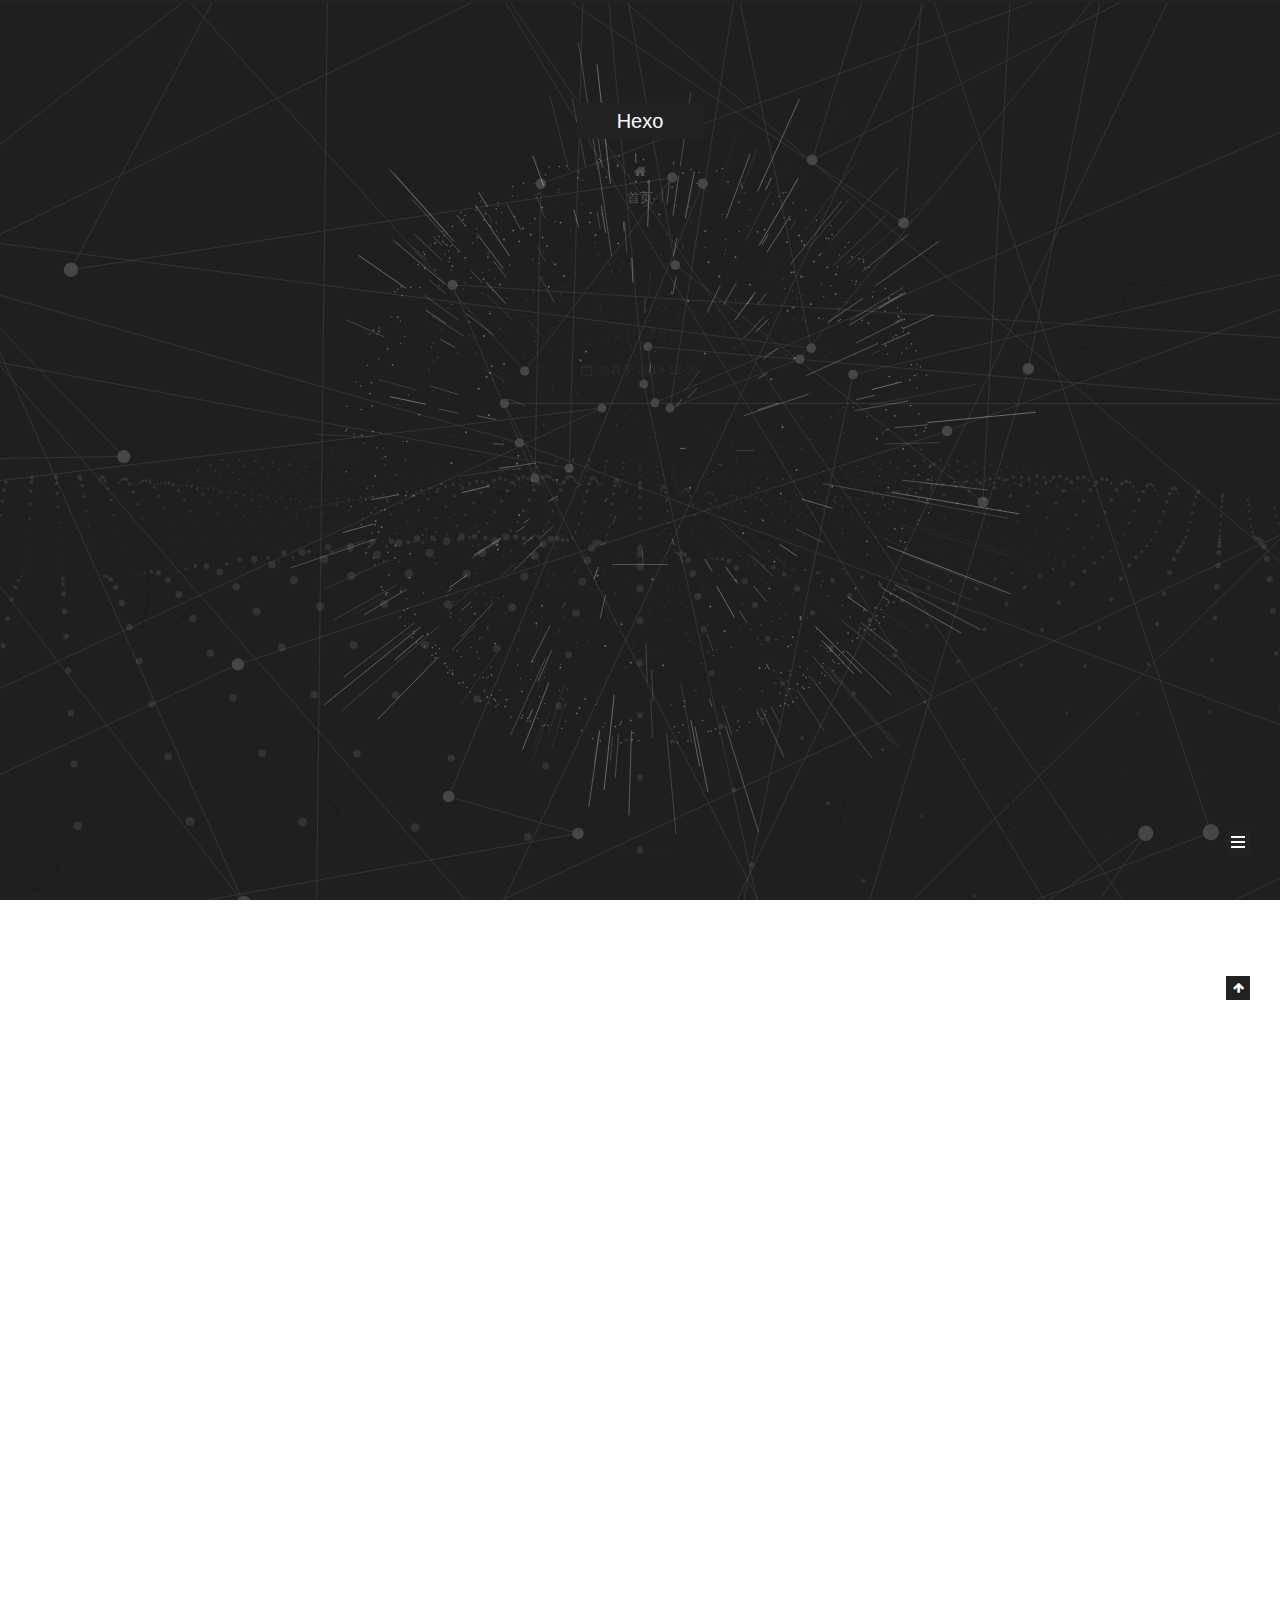
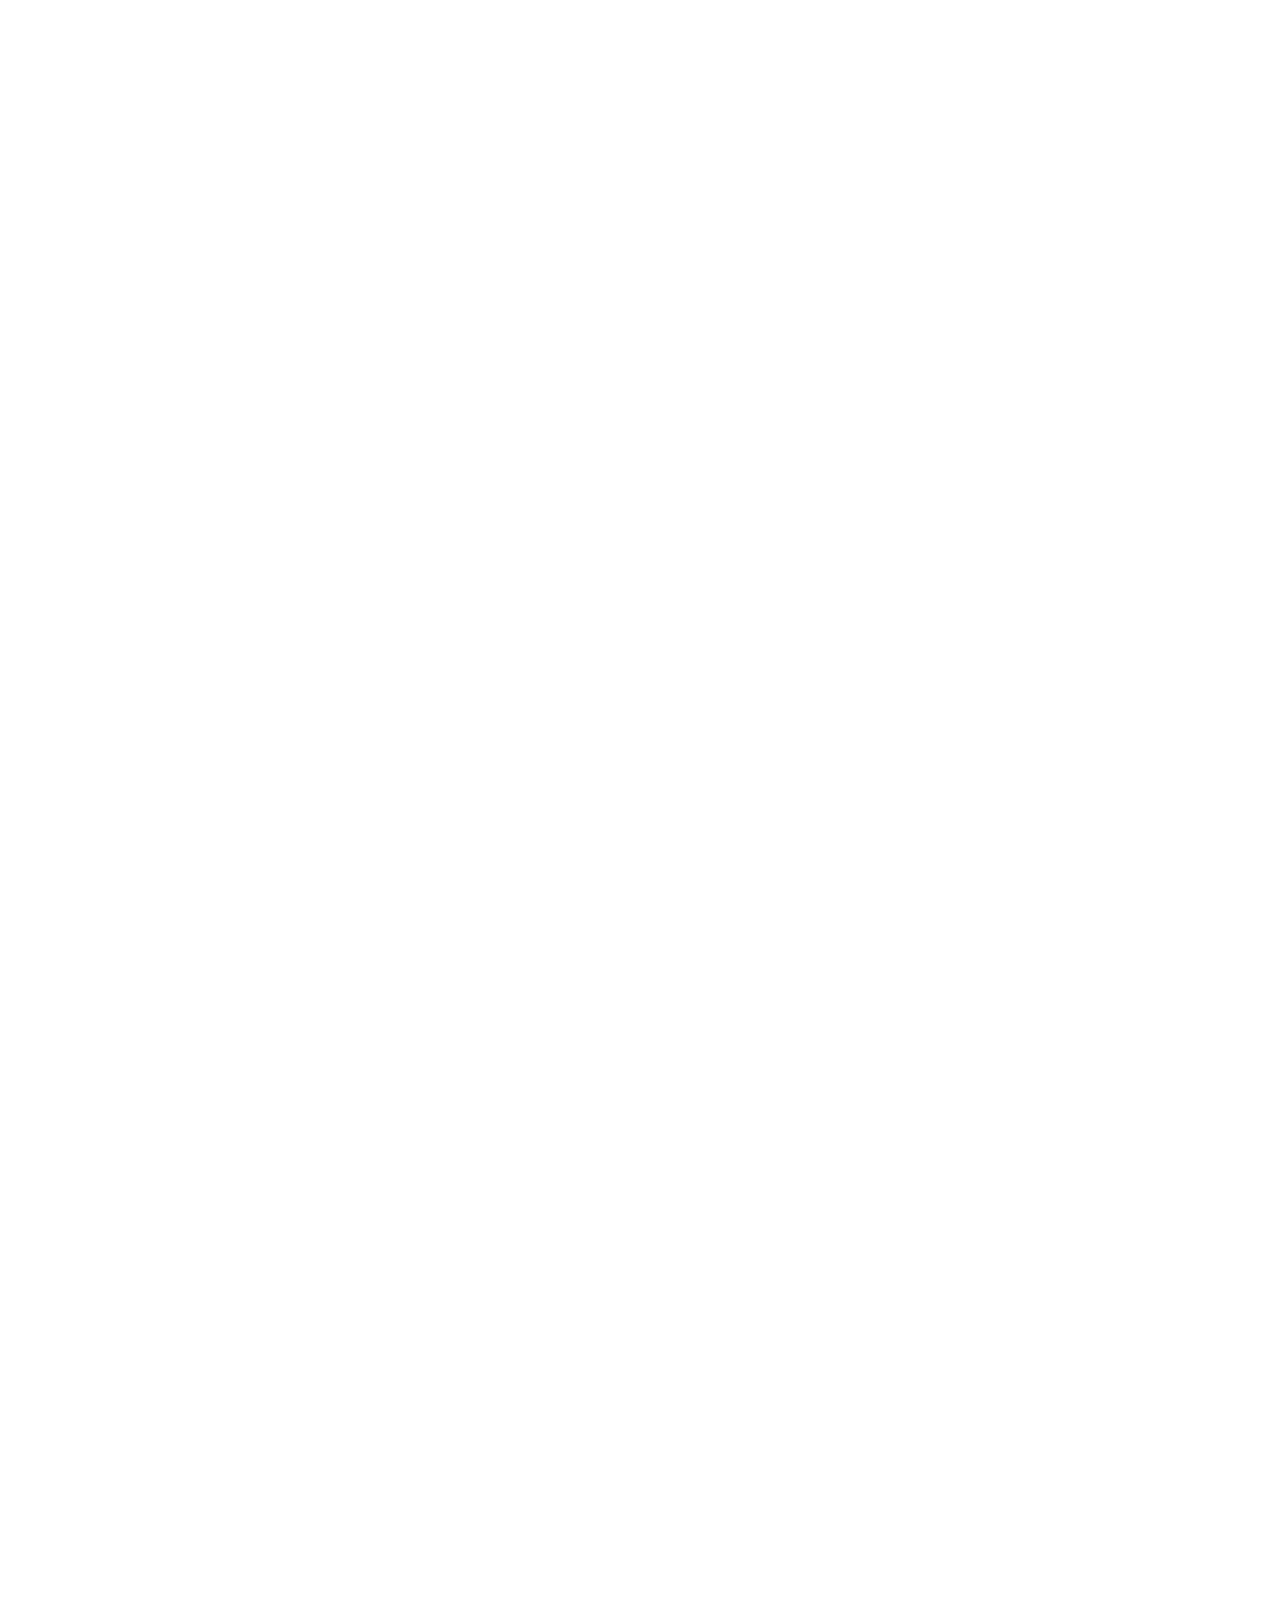
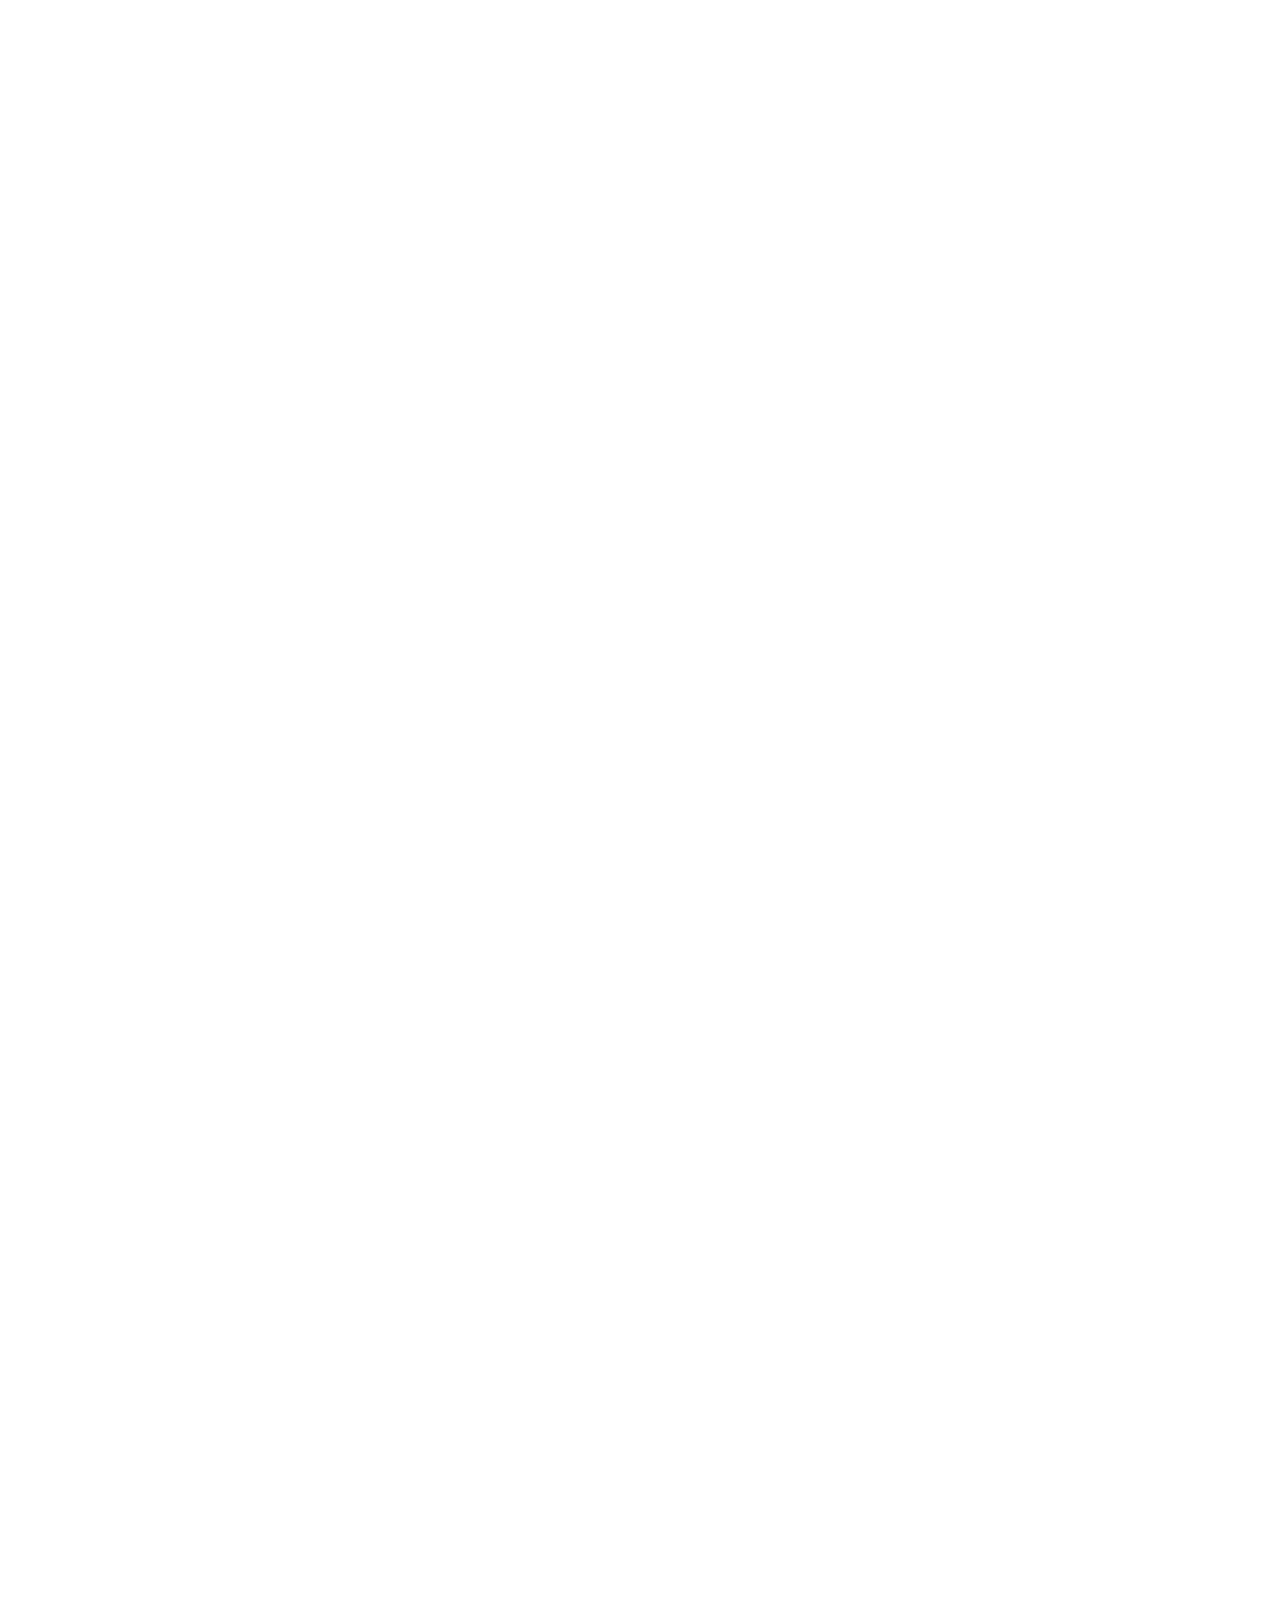
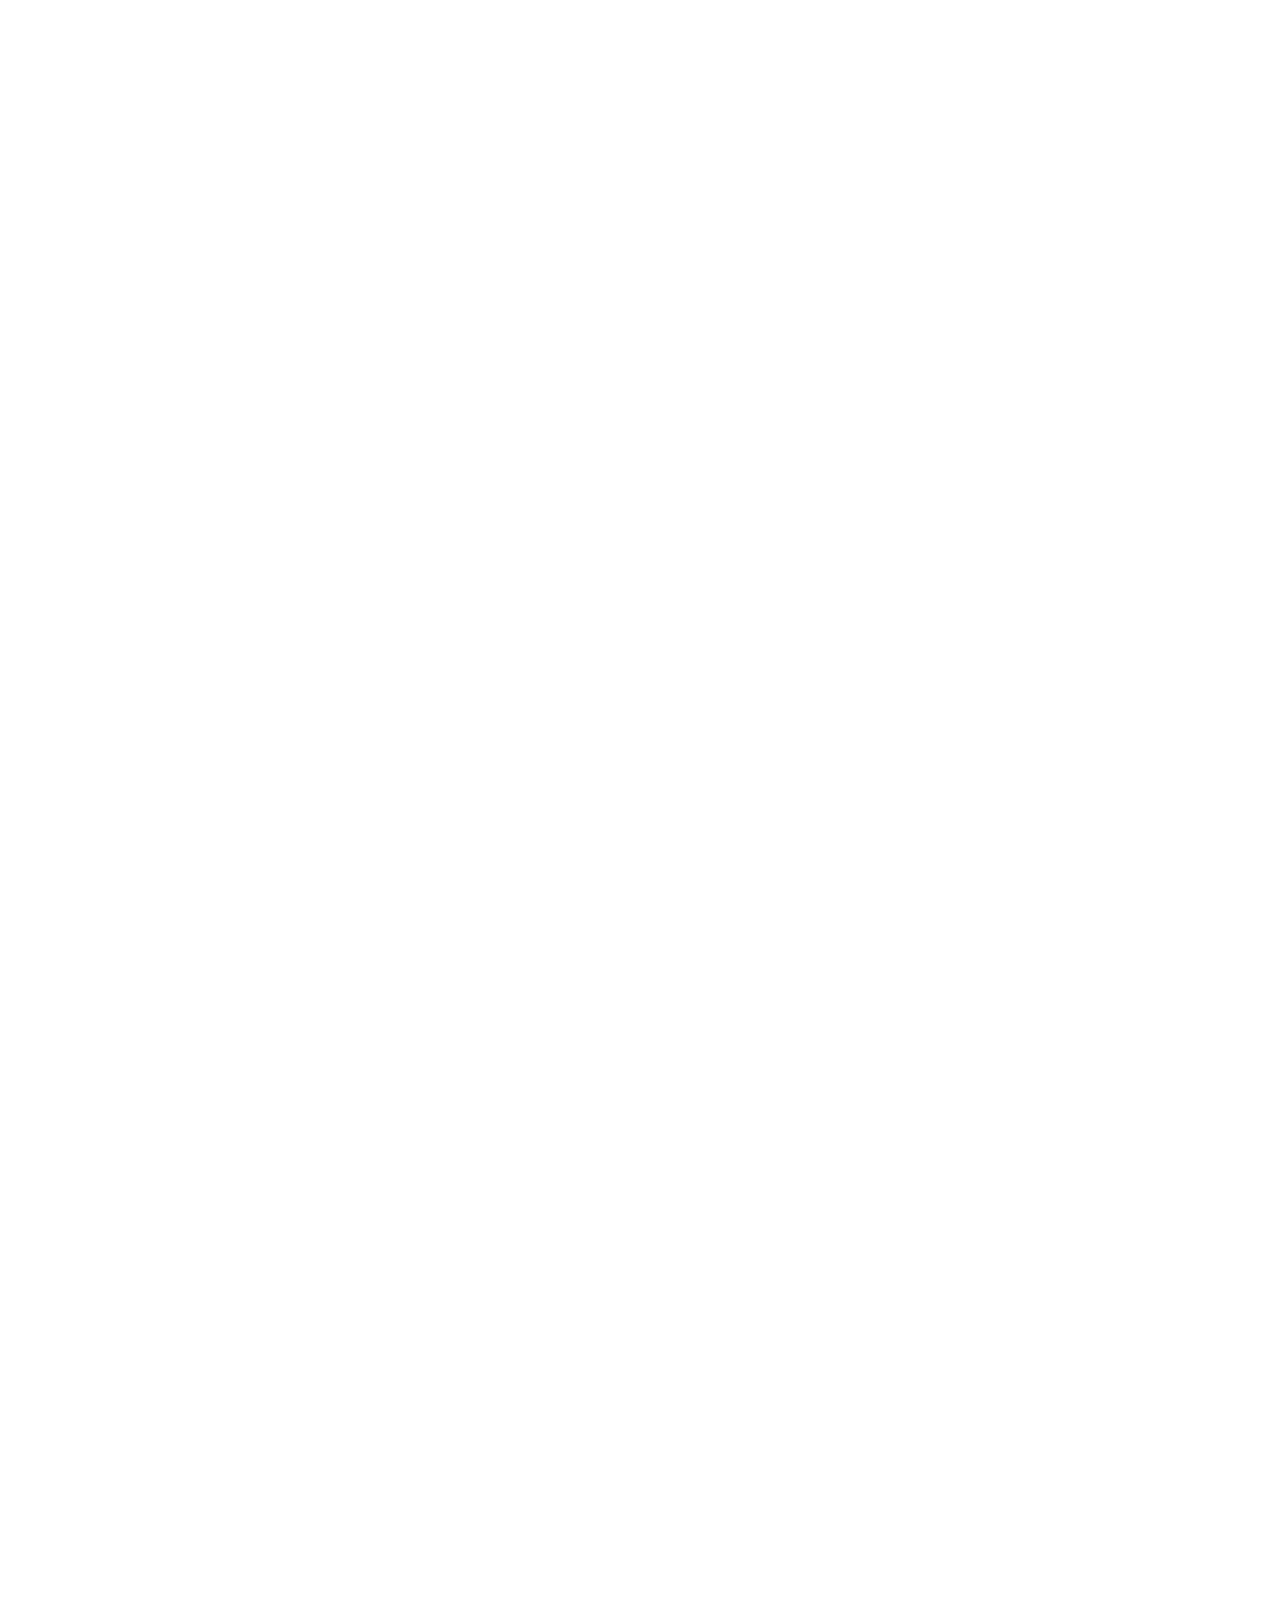
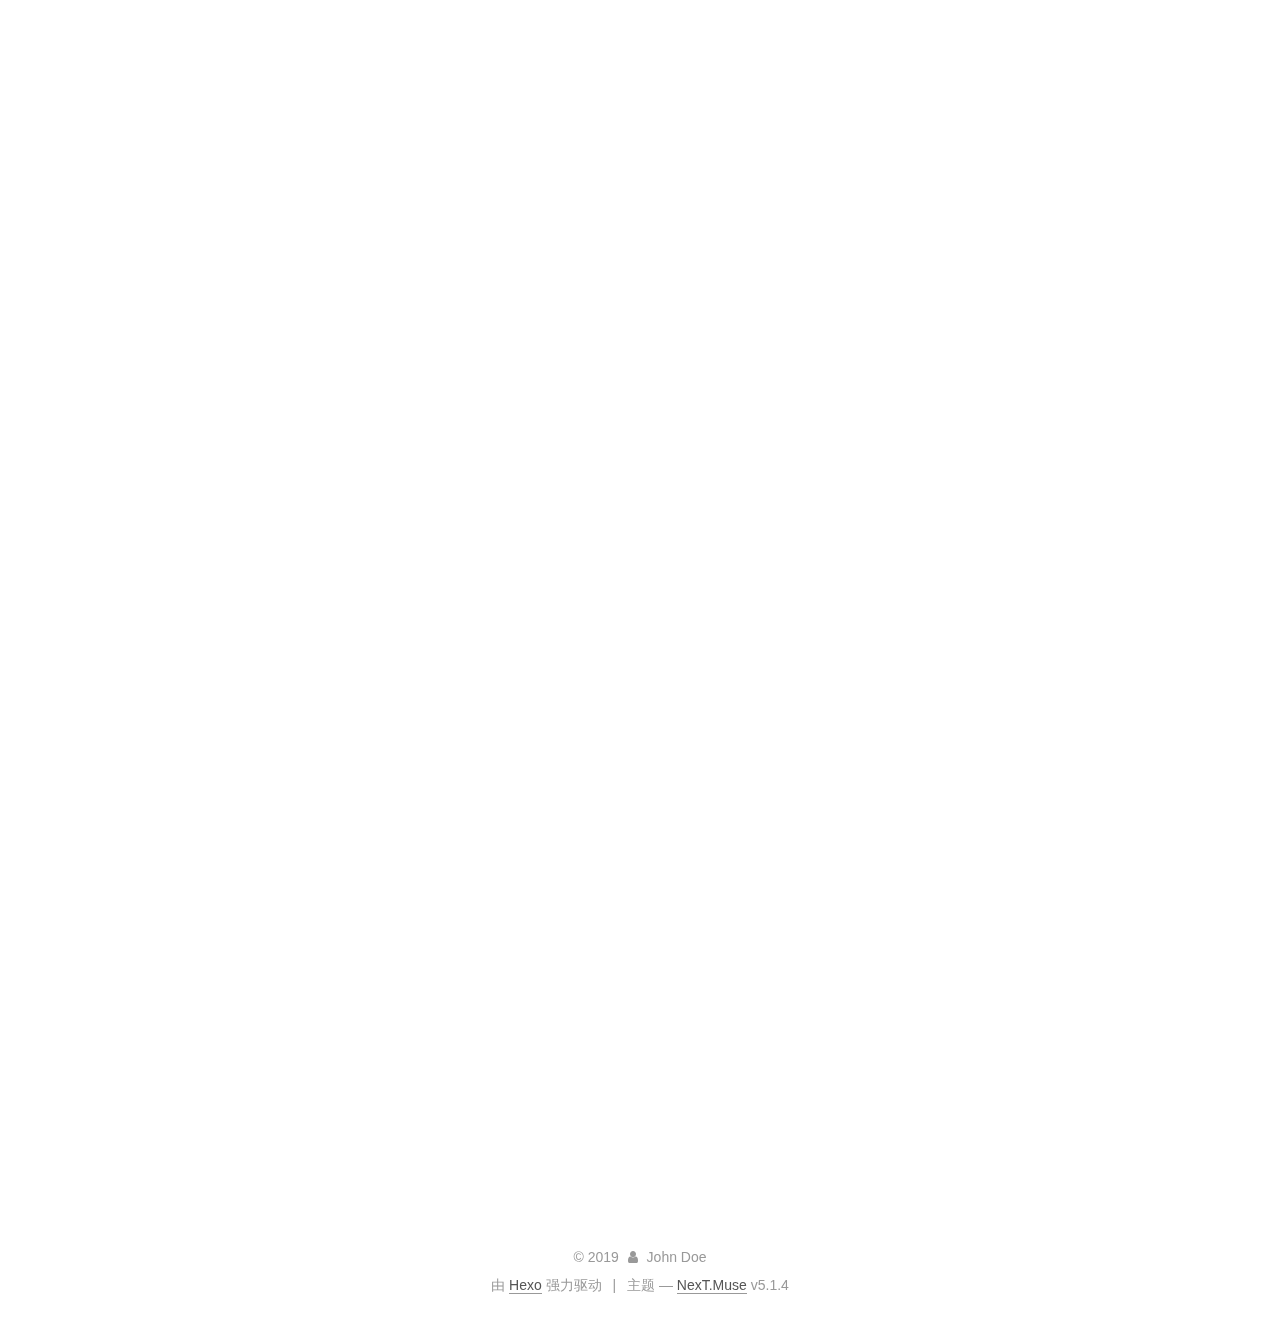
<file: index.html>
<!DOCTYPE html>



  


<html class="theme-next muse use-motion" lang="zh-Hans">
<head>
  <meta charset="UTF-8"/>
<meta http-equiv="X-UA-Compatible" content="IE=edge" />
<meta name="viewport" content="width=device-width, initial-scale=1, maximum-scale=1"/>
<meta name="theme-color" content="#222">









<meta http-equiv="Cache-Control" content="no-transform" />
<meta http-equiv="Cache-Control" content="no-siteapp" />
















  
  
  <link href="/lib/fancybox/source/jquery.fancybox.css?v=2.1.5" rel="stylesheet" type="text/css" />







<link href="/lib/font-awesome/css/font-awesome.min.css?v=4.6.2" rel="stylesheet" type="text/css" />

<link href="/css/main.css?v=5.1.4" rel="stylesheet" type="text/css" />


  <link rel="apple-touch-icon" sizes="180x180" href="/images/apple-touch-icon-next.png?v=5.1.4">


  <link rel="icon" type="image/png" sizes="32x32" href="/images/favicon-32x32-next.png?v=5.1.4">


  <link rel="icon" type="image/png" sizes="16x16" href="/images/favicon-16x16-next.png?v=5.1.4">


  <link rel="mask-icon" href="/images/logo.svg?v=5.1.4" color="#222">





  <meta name="keywords" content="Hexo, NexT" />










<meta property="og:type" content="website">
<meta property="og:title" content="Hexo">
<meta property="og:url" content="http://yoursite.com/index.html">
<meta property="og:site_name" content="Hexo">
<meta property="article:author" content="John Doe">
<meta name="twitter:card" content="summary">



<script type="text/javascript" id="hexo.configurations">
  var NexT = window.NexT || {};
  var CONFIG = {
    root: '/',
    scheme: 'Muse',
    version: '5.1.4',
    sidebar: {"position":"left","display":"always","offset":12,"b2t":false,"scrollpercent":false,"onmobile":false},
    fancybox: true,
    tabs: true,
    motion: {"enable":true,"async":false,"transition":{"post_block":"fadeIn","post_header":"slideDownIn","post_body":"slideDownIn","coll_header":"slideLeftIn","sidebar":"slideUpIn"}},
    duoshuo: {
      userId: '0',
      author: '博主'
    },
    algolia: {
      applicationID: '',
      apiKey: '',
      indexName: '',
      hits: {"per_page":10},
      labels: {"input_placeholder":"Search for Posts","hits_empty":"We didn't find any results for the search: ${query}","hits_stats":"${hits} results found in ${time} ms"}
    }
  };
</script>



  <link rel="canonical" href="http://yoursite.com/"/>





  <title>Hexo</title>
  








<meta name="generator" content="Hexo 4.1.1"></head>

<body itemscope itemtype="http://schema.org/WebPage" lang="zh-Hans">

  
  
    
  

  <div class="container sidebar-position-left 
  page-home">
    <div class="headband"></div>

    <header id="header" class="header" itemscope itemtype="http://schema.org/WPHeader">
      <div class="header-inner"><div class="site-brand-wrapper">
  <div class="site-meta ">
    

    <div class="custom-logo-site-title">
      <a href="/"  class="brand" rel="start">
        <span class="logo-line-before"><i></i></span>
        <span class="site-title">Hexo</span>
        <span class="logo-line-after"><i></i></span>
      </a>
    </div>
      
        <p class="site-subtitle"></p>
      
  </div>

  <div class="site-nav-toggle">
    <button>
      <span class="btn-bar"></span>
      <span class="btn-bar"></span>
      <span class="btn-bar"></span>
    </button>
  </div>
</div>

<nav class="site-nav">
  

  
    <ul id="menu" class="menu">
      
        
        <li class="menu-item menu-item-home">
          <a href="/" rel="section">
            
              <i class="menu-item-icon fa fa-fw fa-home"></i> <br />
            
            首页
          </a>
        </li>
      

      
    </ul>
  

  
</nav>



 </div>
    </header>

    <main id="main" class="main">
      <div class="main-inner">
        <div class="content-wrap">
          <div id="content" class="content">
            
  <section id="posts" class="posts-expand">
    
      

  

  
  
  

  <article class="post post-type-normal" itemscope itemtype="http://schema.org/Article">
  
  
  
  <div class="post-block">
    <link itemprop="mainEntityOfPage" href="http://yoursite.com/2019/12/20/adfafaf/">

    <span hidden itemprop="author" itemscope itemtype="http://schema.org/Person">
      <meta itemprop="name" content="John Doe">
      <meta itemprop="description" content="">
      <meta itemprop="image" content="/images/avatar.gif">
    </span>

    <span hidden itemprop="publisher" itemscope itemtype="http://schema.org/Organization">
      <meta itemprop="name" content="Hexo">
    </span>

    
      <header class="post-header">

        
        
          <h1 class="post-title" itemprop="name headline">
                
                <a class="post-title-link" href="/2019/12/20/adfafaf/" itemprop="url">adfafaf</a></h1>
        

        <div class="post-meta">
          <span class="post-time">
            
              <span class="post-meta-item-icon">
                <i class="fa fa-calendar-o"></i>
              </span>
              
                <span class="post-meta-item-text">发表于</span>
              
              <time title="创建于" itemprop="dateCreated datePublished" datetime="2019-12-20T17:21:00+08:00">
                2019-12-20
              </time>
            

            

            
          </span>

          

          
            
          

          
          

          

          

          

        </div>
      </header>
    

    
    
    
    <div class="post-body" itemprop="articleBody">

      
      

      
        
          
            <p>adfafafsdaf</p>

          
        
      
    </div>
    
    
    

    

    

    

    <footer class="post-footer">
      

      

      

      
      
        <div class="post-eof"></div>
      
    </footer>
  </div>
  
  
  
  </article>


    
      

  

  
  
  

  <article class="post post-type-normal" itemscope itemtype="http://schema.org/Article">
  
  
  
  <div class="post-block">
    <link itemprop="mainEntityOfPage" href="http://yoursite.com/2019/12/20/test/">

    <span hidden itemprop="author" itemscope itemtype="http://schema.org/Person">
      <meta itemprop="name" content="John Doe">
      <meta itemprop="description" content="">
      <meta itemprop="image" content="/images/avatar.gif">
    </span>

    <span hidden itemprop="publisher" itemscope itemtype="http://schema.org/Organization">
      <meta itemprop="name" content="Hexo">
    </span>

    
      <header class="post-header">

        
        
          <h1 class="post-title" itemprop="name headline">
                
                <a class="post-title-link" href="/2019/12/20/test/" itemprop="url">test</a></h1>
        

        <div class="post-meta">
          <span class="post-time">
            
              <span class="post-meta-item-icon">
                <i class="fa fa-calendar-o"></i>
              </span>
              
                <span class="post-meta-item-text">发表于</span>
              
              <time title="创建于" itemprop="dateCreated datePublished" datetime="2019-12-20T17:14:34+08:00">
                2019-12-20
              </time>
            

            

            
          </span>

          

          
            
          

          
          

          

          

          

        </div>
      </header>
    

    
    
    
    <div class="post-body" itemprop="articleBody">

      
      

      
        
          
            <p>我的博客测试</p>

          
        
      
    </div>
    
    
    

    

    

    

    <footer class="post-footer">
      

      

      

      
      
        <div class="post-eof"></div>
      
    </footer>
  </div>
  
  
  
  </article>


    
      

  

  
  
  

  <article class="post post-type-normal" itemscope itemtype="http://schema.org/Article">
  
  
  
  <div class="post-block">
    <link itemprop="mainEntityOfPage" href="http://yoursite.com/2019/12/20/Untitled/">

    <span hidden itemprop="author" itemscope itemtype="http://schema.org/Person">
      <meta itemprop="name" content="John Doe">
      <meta itemprop="description" content="">
      <meta itemprop="image" content="/images/avatar.gif">
    </span>

    <span hidden itemprop="publisher" itemscope itemtype="http://schema.org/Organization">
      <meta itemprop="name" content="Hexo">
    </span>

    
      <header class="post-header">

        
        
          <h1 class="post-title" itemprop="name headline">
                
                <a class="post-title-link" href="/2019/12/20/Untitled/" itemprop="url">将本地 Hexo 仓库部署到 GitHub 上</a></h1>
        

        <div class="post-meta">
          <span class="post-time">
            
              <span class="post-meta-item-icon">
                <i class="fa fa-calendar-o"></i>
              </span>
              
                <span class="post-meta-item-text">发表于</span>
              
              <time title="创建于" itemprop="dateCreated datePublished" datetime="2019-12-20T17:02:00+08:00">
                2019-12-20
              </time>
            

            

            
          </span>

          

          
            
          

          
          

          

          

          

        </div>
      </header>
    

    
    
    
    <div class="post-body" itemprop="articleBody">

      
      

      
        
          
            <p>一、创建 GitHub 远程仓库<br>仓库名称必须要遵守格式：账户名.github.io，并且必须勾选 Initialize this repository with a README。如下图所示：<br>upload successful<br>点击 Create repository，创建仓库。</p>
<p>创建完成后，网页会跳到如下图所示界面：</p>
<p>upload successful<br>二、测试访问 GitHub Pages<br>点击上图中的 Settings，并将网页下拉至 GitHub Pages 部分，如下图所示：</p>
<p>upload successful<br>从上图中的描述可知，我们的网站已经被发布在了如下网址：<a href="https://napoleon940911.github.io/" target="_blank" rel="noopener">https://napoleon940911.github.io/</a><br>开心！！！赶紧将这个网址输入浏览器并回车进入，如下图所示：</p>
<p>upload successful<br>Yes，GitHub Pages 测试成功！！！<br>感兴趣的话还可以测试一下，发现手机通过互联网也可以直接访问！！！<br>至此，我们就拥有了一个自己专属的网站了！！！</p>
<p>三、设置用户信息<br>回到我们创建的本地 Hexo 仓库，右击 Git Bash Here，依次输入：</p>
<p>git config –global user.name “用户名”<br>git config –global user.email “邮箱”<br>1<br>2<br>并回车，如下图所示：</p>
<p>这里主要是为了设置 Git 的 用户名 和 邮箱，主要是用来记录后续我们往 GitHub 上提交的记录。上面的 用户名 和 邮箱 大家应该根据自己的 GitHub 账户改为自己的 用户名 和 邮箱。</p>
<p>四、检验用户信息<br>设置完成后，可以通过输入：git config –list，来检验 用户名 和 邮箱 是否设置成功，如下图所示：</p>
<p>upload successful</p>
<p>五、更改站点配置文件<br>用 Notepad++ 或 记事本 等打开 Hexo 仓库根目录下面的 _config.yml 文件，并滚动到文件最后，可以看到如下图所示：</p>
<p>upload successful<br>这里将上图中的内容更改为如下图所示：</p>
<p>upload successful</p>
<p>关于上图中 repo 的获取，如下图所示：</p>
<p>upload successful<br>依次点击上图中的大小方框，即可将我们需要的信息添加到 剪切板 里面，直接粘贴到前面提到的 _config.yml 文件中最后的 repo: 后面即可。</p>
<p>保存 _config.yml 文件，并退出。</p>
<p>六、安装 hexo-deployer-git<br>在 Git Bash 中输入：npm install hexo-deployer-git –save，开始安装 hexo-deployer-git，即 Hexo 部署到 Git 上的扩展。这个过程需要稍微等待一小会儿时间。安装完成后的界面如下图所示：</p>
<p>upload successful</p>
<p>从上图中可以看出，我们已经成功安装了 hexo-deployer-git，安装的版本为 0.3.1，且共耗时 24.596 秒。</p>
<p>七、首次部署<br>在 Git Bash 中输入：hexo deploy，开始将我们最开始生成的 网站雏形 部署到 GitHub 上，这个过程需要花一些时间，需要耐心等待。部署完成后，Git Bash 窗口中如下图所示：</p>
<p>upload successful</p>
<p>上图中最后一行提示 Deploy done，意味着我们部署成功了！</p>
<p>如果我们没有安装 hexo-deployer-git 就直接部署的话，则会出现如下图所示情况：</p>
<p>upload successful</p>
<p>从图中最后一行提示的 ERROR Deployer not found: git 可以看出，提示我们没有找到用来将网站部署到 Git 上的 Deployer。则需要按照前面的步骤来安装 hexo-deployer-git，然后再重新部署即可。</p>
<p>八、再次测试 GitHub Pages<br>这时，我们再去访问我们前面得到的 GitHub Pages：<a href="https://napoleon940911.github.io/。会发现原来几乎空白的网页，已经变成了前面我们在本地通过" target="_blank" rel="noopener">https://napoleon940911.github.io/。会发现原来几乎空白的网页，已经变成了前面我们在本地通过</a> <a href="http://localhost:4000" target="_blank" rel="noopener">http://localhost:4000</a> 所访问到的网页了！如下图所示：</p>
<p>upload successful<br>如果测试发现 GitHub Pages 还是没有任何变化，不要着急，等几分钟之后再次刷新即可。</p>
<p>至此，我们就已经成功将本地的 Hexo 仓库部署到 GitHub 上了。</p>

          
        
      
    </div>
    
    
    

    

    

    

    <footer class="post-footer">
      

      

      

      
      
        <div class="post-eof"></div>
      
    </footer>
  </div>
  
  
  
  </article>


    
      

  

  
  
  

  <article class="post post-type-normal" itemscope itemtype="http://schema.org/Article">
  
  
  
  <div class="post-block">
    <link itemprop="mainEntityOfPage" href="http://yoursite.com/2019/12/20/mac%E8%AE%BF%E9%97%AEgithub%E6%85%A2%E8%A7%A3%E5%86%B3%E6%96%B9%E6%B3%95/">

    <span hidden itemprop="author" itemscope itemtype="http://schema.org/Person">
      <meta itemprop="name" content="John Doe">
      <meta itemprop="description" content="">
      <meta itemprop="image" content="/images/avatar.gif">
    </span>

    <span hidden itemprop="publisher" itemscope itemtype="http://schema.org/Organization">
      <meta itemprop="name" content="Hexo">
    </span>

    
      <header class="post-header">

        
        
          <h1 class="post-title" itemprop="name headline">
                
                <a class="post-title-link" href="/2019/12/20/mac%E8%AE%BF%E9%97%AEgithub%E6%85%A2%E8%A7%A3%E5%86%B3%E6%96%B9%E6%B3%95/" itemprop="url">mac访问github慢解决方法</a></h1>
        

        <div class="post-meta">
          <span class="post-time">
            
              <span class="post-meta-item-icon">
                <i class="fa fa-calendar-o"></i>
              </span>
              
                <span class="post-meta-item-text">发表于</span>
              
              <time title="创建于" itemprop="dateCreated datePublished" datetime="2019-12-20T10:57:03+08:00">
                2019-12-20
              </time>
            

            

            
          </span>

          

          
            
          

          
          

          

          

          

        </div>
      </header>
    

    
    
    
    <div class="post-body" itemprop="articleBody">

      
      

      
        
          
            <p>1、访问 <a href="https://github.com.ipaddress.com/" target="_blank" rel="noopener">https://github.com.ipaddress.com/</a><br>输入 github.com<br><img src="/images/pasted-0.png" alt="upload successful"><br>2、sudo vim /private/etc/hosts</p>
<p><img src="/images/pasted-1.png" alt="upload successful"><br>3、刷新dns<br>sudo killall -HUP mDNSResponder;say DNS cache has been flushed<br>4、ping github.com<br>丢包率分析<br><img src="/images/pasted-3.png" alt="upload successful"><br>参考资料：<a href="https://www.cnblogs.com/operationhome/p/9848138.html" target="_blank" rel="noopener">https://www.cnblogs.com/operationhome/p/9848138.html</a><br><a href="http://www.023wg.com/guzhang/301.html" target="_blank" rel="noopener">http://www.023wg.com/guzhang/301.html</a><br>5、但下载github代码还是比较慢 不是理想的效果 但比之前一动不动或者反复下载失败的情况好多了<br><img src="/images/pasted-2.png" alt="upload successful"><br>6、接下来深入学习目标 ping、dns、访问谷歌不稳定、github代码如何下载的更快</p>

          
        
      
    </div>
    
    
    

    

    

    

    <footer class="post-footer">
      

      

      

      
      
        <div class="post-eof"></div>
      
    </footer>
  </div>
  
  
  
  </article>


    
      

  

  
  
  

  <article class="post post-type-normal" itemscope itemtype="http://schema.org/Article">
  
  
  
  <div class="post-block">
    <link itemprop="mainEntityOfPage" href="http://yoursite.com/2019/12/19/My-New-Post/">

    <span hidden itemprop="author" itemscope itemtype="http://schema.org/Person">
      <meta itemprop="name" content="John Doe">
      <meta itemprop="description" content="">
      <meta itemprop="image" content="/images/avatar.gif">
    </span>

    <span hidden itemprop="publisher" itemscope itemtype="http://schema.org/Organization">
      <meta itemprop="name" content="Hexo">
    </span>

    
      <header class="post-header">

        
        
          <h1 class="post-title" itemprop="name headline">
                
                <a class="post-title-link" href="/2019/12/19/My-New-Post/" itemprop="url">My New Post</a></h1>
        

        <div class="post-meta">
          <span class="post-time">
            
              <span class="post-meta-item-icon">
                <i class="fa fa-calendar-o"></i>
              </span>
              
                <span class="post-meta-item-text">发表于</span>
              
              <time title="创建于" itemprop="dateCreated datePublished" datetime="2019-12-19T23:19:54+08:00">
                2019-12-19
              </time>
            

            

            
          </span>

          

          
            
          

          
          

          

          

          

        </div>
      </header>
    

    
    
    
    <div class="post-body" itemprop="articleBody">

      
      

      
        
          
            <p>第一次用hexo写博客 好激动哦 感觉这个编译器用着挺舒服的</p>
<p>不错 字体也很喜欢😍</p>
<p>FROM node:8-alpine as builder<br>WORKDIR /project<br>COPY . /project/<br>RUN yarn <br>    &amp;&amp; yarn global add hexo-cli <br>    &amp;&amp; hexo g</p>
<p>FROM nginx:alpine<br>COPY –from=builder /project/public /usr/share/nginx/html<br>RUN apk add –no-cache bash</p>

          
        
      
    </div>
    
    
    

    

    

    

    <footer class="post-footer">
      

      

      

      
      
        <div class="post-eof"></div>
      
    </footer>
  </div>
  
  
  
  </article>


    
      

  

  
  
  

  <article class="post post-type-normal" itemscope itemtype="http://schema.org/Article">
  
  
  
  <div class="post-block">
    <link itemprop="mainEntityOfPage" href="http://yoursite.com/2019/12/13/hello-world/">

    <span hidden itemprop="author" itemscope itemtype="http://schema.org/Person">
      <meta itemprop="name" content="John Doe">
      <meta itemprop="description" content="">
      <meta itemprop="image" content="/images/avatar.gif">
    </span>

    <span hidden itemprop="publisher" itemscope itemtype="http://schema.org/Organization">
      <meta itemprop="name" content="Hexo">
    </span>

    
      <header class="post-header">

        
        
          <h1 class="post-title" itemprop="name headline">
                
                <a class="post-title-link" href="/2019/12/13/hello-world/" itemprop="url">Hello World</a></h1>
        

        <div class="post-meta">
          <span class="post-time">
            
              <span class="post-meta-item-icon">
                <i class="fa fa-calendar-o"></i>
              </span>
              
                <span class="post-meta-item-text">发表于</span>
              
              <time title="创建于" itemprop="dateCreated datePublished" datetime="2019-12-13T00:48:16+08:00">
                2019-12-13
              </time>
            

            

            
          </span>

          

          
            
          

          
          

          

          

          

        </div>
      </header>
    

    
    
    
    <div class="post-body" itemprop="articleBody">

      
      

      
        
          
            <p>Welcome to <a href="https://hexo.io/" target="_blank" rel="noopener">Hexo</a>! This is your very first post. Check <a href="https://hexo.io/docs/" target="_blank" rel="noopener">documentation</a> for more info. If you get any problems when using Hexo, you can find the answer in <a href="https://hexo.io/docs/troubleshooting.html" target="_blank" rel="noopener">troubleshooting</a> or you can ask me on <a href="https://github.com/hexojs/hexo/issues" target="_blank" rel="noopener">GitHub</a>.</p>
<h2 id="Quick-Start"><a href="#Quick-Start" class="headerlink" title="Quick Start"></a>Quick Start</h2><h3 id="Create-a-new-post"><a href="#Create-a-new-post" class="headerlink" title="Create a new post"></a>Create a new post</h3><figure class="highlight bash"><table><tr><td class="gutter"><pre><span class="line">1</span><br></pre></td><td class="code"><pre><span class="line">$ hexo new <span class="string">"My New Post"</span></span><br></pre></td></tr></table></figure>

<p>More info: <a href="https://hexo.io/docs/writing.html" target="_blank" rel="noopener">Writing</a></p>
<h3 id="Run-server"><a href="#Run-server" class="headerlink" title="Run server"></a>Run server</h3><figure class="highlight bash"><table><tr><td class="gutter"><pre><span class="line">1</span><br></pre></td><td class="code"><pre><span class="line">$ hexo server</span><br></pre></td></tr></table></figure>

<p>More info: <a href="https://hexo.io/docs/server.html" target="_blank" rel="noopener">Server</a></p>
<h3 id="Generate-static-files"><a href="#Generate-static-files" class="headerlink" title="Generate static files"></a>Generate static files</h3><figure class="highlight bash"><table><tr><td class="gutter"><pre><span class="line">1</span><br></pre></td><td class="code"><pre><span class="line">$ hexo generate</span><br></pre></td></tr></table></figure>

<p>More info: <a href="https://hexo.io/docs/generating.html" target="_blank" rel="noopener">Generating</a></p>
<h3 id="Deploy-to-remote-sites"><a href="#Deploy-to-remote-sites" class="headerlink" title="Deploy to remote sites"></a>Deploy to remote sites</h3><figure class="highlight bash"><table><tr><td class="gutter"><pre><span class="line">1</span><br></pre></td><td class="code"><pre><span class="line">$ hexo deploy</span><br></pre></td></tr></table></figure>

<p>More info: <a href="https://hexo.io/docs/one-command-deployment.html" target="_blank" rel="noopener">Deployment</a></p>

          
        
      
    </div>
    
    
    

    

    

    

    <footer class="post-footer">
      

      

      

      
      
        <div class="post-eof"></div>
      
    </footer>
  </div>
  
  
  
  </article>


    
  </section>

  


          </div>
          


          

        </div>
        
          
  
  <div class="sidebar-toggle">
    <div class="sidebar-toggle-line-wrap">
      <span class="sidebar-toggle-line sidebar-toggle-line-first"></span>
      <span class="sidebar-toggle-line sidebar-toggle-line-middle"></span>
      <span class="sidebar-toggle-line sidebar-toggle-line-last"></span>
    </div>
  </div>

  <aside id="sidebar" class="sidebar">
    
    <div class="sidebar-inner">

      

      

      <section class="site-overview-wrap sidebar-panel sidebar-panel-active">
        <div class="site-overview">
          <div class="site-author motion-element" itemprop="author" itemscope itemtype="http://schema.org/Person">
            
              <p class="site-author-name" itemprop="name">John Doe</p>
              <p class="site-description motion-element" itemprop="description"></p>
          </div>

          <nav class="site-state motion-element">

            
              <div class="site-state-item site-state-posts">
              
                <a href="/archives">
              
                  <span class="site-state-item-count">6</span>
                  <span class="site-state-item-name">日志</span>
                </a>
              </div>
            

            

            

          </nav>

          

          

          
          

          
          

          

        </div>
      </section>

      

      

    </div>
  </aside>


        
      </div>
    </main>

    <footer id="footer" class="footer">
      <div class="footer-inner">
        <div class="copyright">&copy; <span itemprop="copyrightYear">2019</span>
  <span class="with-love">
    <i class="fa fa-user"></i>
  </span>
  <span class="author" itemprop="copyrightHolder">John Doe</span>

  
</div>


  <div class="powered-by">由 <a class="theme-link" target="_blank" href="https://hexo.io">Hexo</a> 强力驱动</div>



  <span class="post-meta-divider">|</span>



  <div class="theme-info">主题 &mdash; <a class="theme-link" target="_blank" href="https://github.com/iissnan/hexo-theme-next">NexT.Muse</a> v5.1.4</div>




        







        
      </div>
    </footer>

    
      <div class="back-to-top">
        <i class="fa fa-arrow-up"></i>
        
      </div>
    

    

  </div>

  

<script type="text/javascript">
  if (Object.prototype.toString.call(window.Promise) !== '[object Function]') {
    window.Promise = null;
  }
</script>









  


  



  
  



  
  



  
  





  
  
    <script type="text/javascript" src="/lib/jquery/index.js?v=2.1.3"></script>
  

  
  
    <script type="text/javascript" src="/lib/fastclick/lib/fastclick.min.js?v=1.0.6"></script>
  

  
  
    <script type="text/javascript" src="/lib/jquery_lazyload/jquery.lazyload.js?v=1.9.7"></script>
  

  
  
    <script type="text/javascript" src="/lib/velocity/velocity.min.js?v=1.2.1"></script>
  

  
  
    <script type="text/javascript" src="/lib/velocity/velocity.ui.min.js?v=1.2.1"></script>
  

  
  
    <script type="text/javascript" src="/lib/fancybox/source/jquery.fancybox.pack.js?v=2.1.5"></script>
  

  
  
    <script type="text/javascript" src="/lib/canvas-nest/canvas-nest.min.js"></script>
  

  
  
    <script type="text/javascript" src="/lib/three/three.min.js"></script>
  

  
  
    <script type="text/javascript" src="/lib/three/three-waves.min.js"></script>
  

  
  
    <script type="text/javascript" src="/lib/three/canvas_lines.min.js"></script>
  

  
  
    <script type="text/javascript" src="/lib/three/canvas_sphere.min.js"></script>
  


  


  <script type="text/javascript" src="/js/src/utils.js?v=5.1.4"></script>

  <script type="text/javascript" src="/js/src/motion.js?v=5.1.4"></script>



  
  

  

  


  <script type="text/javascript" src="/js/src/bootstrap.js?v=5.1.4"></script>



  


  




	





  





  












  





  

  

  

  
  

  

  

  

</body>
</html>
</file>
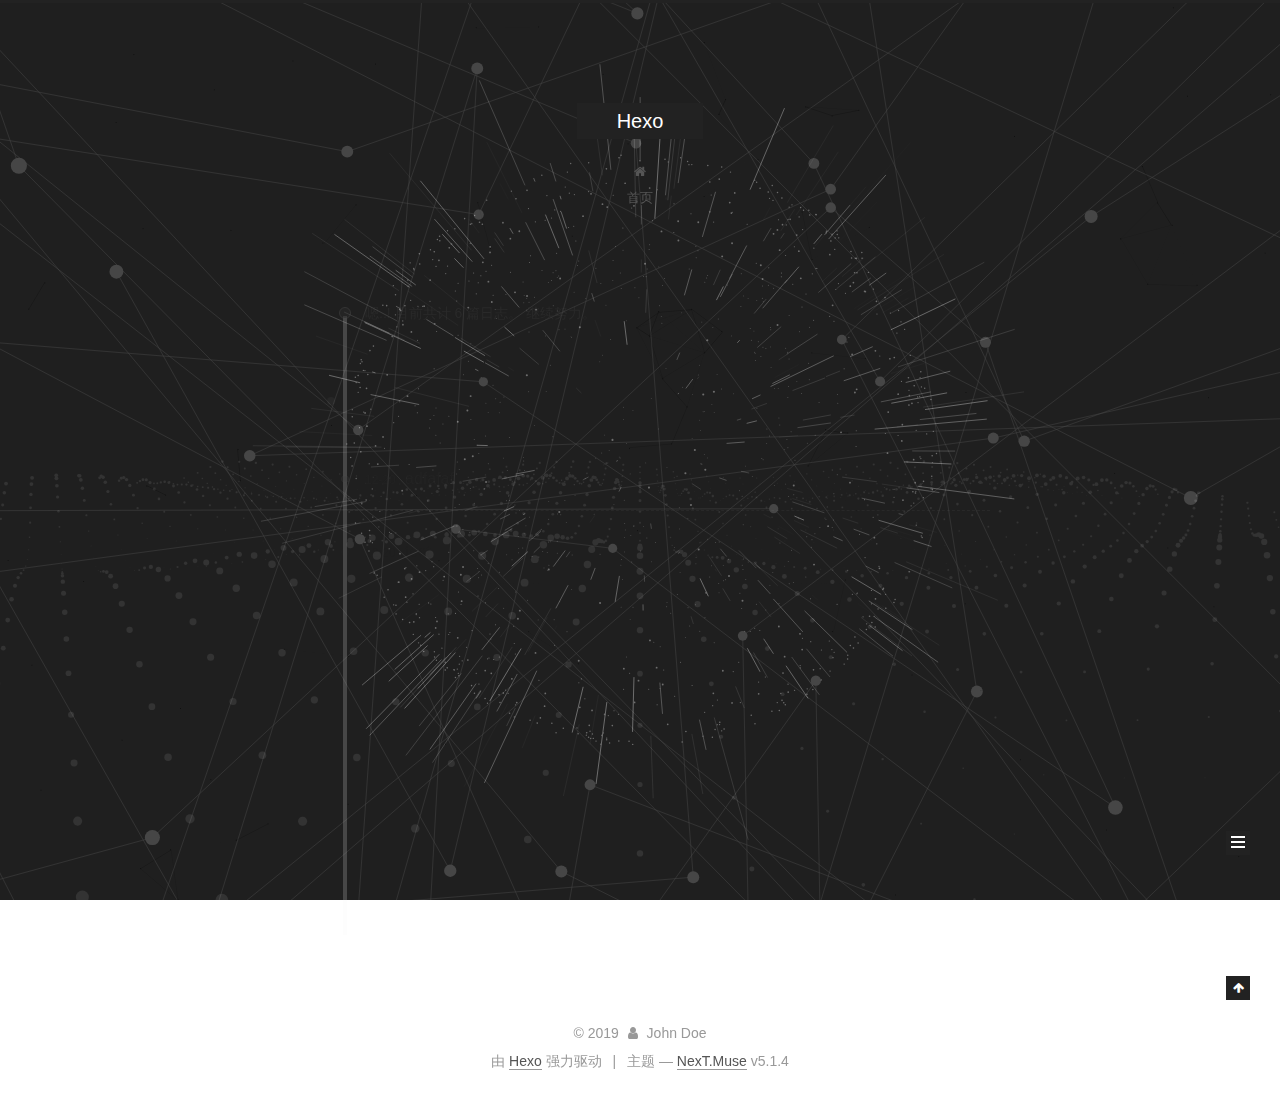
<file: archives/index.html>
<!DOCTYPE html>



  


<html class="theme-next muse use-motion" lang="zh-Hans">
<head>
  <meta charset="UTF-8"/>
<meta http-equiv="X-UA-Compatible" content="IE=edge" />
<meta name="viewport" content="width=device-width, initial-scale=1, maximum-scale=1"/>
<meta name="theme-color" content="#222">









<meta http-equiv="Cache-Control" content="no-transform" />
<meta http-equiv="Cache-Control" content="no-siteapp" />
















  
  
  <link href="/lib/fancybox/source/jquery.fancybox.css?v=2.1.5" rel="stylesheet" type="text/css" />







<link href="/lib/font-awesome/css/font-awesome.min.css?v=4.6.2" rel="stylesheet" type="text/css" />

<link href="/css/main.css?v=5.1.4" rel="stylesheet" type="text/css" />


  <link rel="apple-touch-icon" sizes="180x180" href="/images/apple-touch-icon-next.png?v=5.1.4">


  <link rel="icon" type="image/png" sizes="32x32" href="/images/favicon-32x32-next.png?v=5.1.4">


  <link rel="icon" type="image/png" sizes="16x16" href="/images/favicon-16x16-next.png?v=5.1.4">


  <link rel="mask-icon" href="/images/logo.svg?v=5.1.4" color="#222">





  <meta name="keywords" content="Hexo, NexT" />










<meta property="og:type" content="website">
<meta property="og:title" content="Hexo">
<meta property="og:url" content="http://yoursite.com/archives/index.html">
<meta property="og:site_name" content="Hexo">
<meta property="article:author" content="John Doe">
<meta name="twitter:card" content="summary">



<script type="text/javascript" id="hexo.configurations">
  var NexT = window.NexT || {};
  var CONFIG = {
    root: '/',
    scheme: 'Muse',
    version: '5.1.4',
    sidebar: {"position":"left","display":"always","offset":12,"b2t":false,"scrollpercent":false,"onmobile":false},
    fancybox: true,
    tabs: true,
    motion: {"enable":true,"async":false,"transition":{"post_block":"fadeIn","post_header":"slideDownIn","post_body":"slideDownIn","coll_header":"slideLeftIn","sidebar":"slideUpIn"}},
    duoshuo: {
      userId: '0',
      author: '博主'
    },
    algolia: {
      applicationID: '',
      apiKey: '',
      indexName: '',
      hits: {"per_page":10},
      labels: {"input_placeholder":"Search for Posts","hits_empty":"We didn't find any results for the search: ${query}","hits_stats":"${hits} results found in ${time} ms"}
    }
  };
</script>



  <link rel="canonical" href="http://yoursite.com/archives/"/>





  <title>归档 | Hexo</title>
  








<meta name="generator" content="Hexo 4.1.1"></head>

<body itemscope itemtype="http://schema.org/WebPage" lang="zh-Hans">

  
  
    
  

  <div class="container sidebar-position-left page-archive">
    <div class="headband"></div>

    <header id="header" class="header" itemscope itemtype="http://schema.org/WPHeader">
      <div class="header-inner"><div class="site-brand-wrapper">
  <div class="site-meta ">
    

    <div class="custom-logo-site-title">
      <a href="/"  class="brand" rel="start">
        <span class="logo-line-before"><i></i></span>
        <span class="site-title">Hexo</span>
        <span class="logo-line-after"><i></i></span>
      </a>
    </div>
      
        <p class="site-subtitle"></p>
      
  </div>

  <div class="site-nav-toggle">
    <button>
      <span class="btn-bar"></span>
      <span class="btn-bar"></span>
      <span class="btn-bar"></span>
    </button>
  </div>
</div>

<nav class="site-nav">
  

  
    <ul id="menu" class="menu">
      
        
        <li class="menu-item menu-item-home">
          <a href="/" rel="section">
            
              <i class="menu-item-icon fa fa-fw fa-home"></i> <br />
            
            首页
          </a>
        </li>
      

      
    </ul>
  

  
</nav>



 </div>
    </header>

    <main id="main" class="main">
      <div class="main-inner">
        <div class="content-wrap">
          <div id="content" class="content">
            

  
  
  
  <div class="post-block archive">
    <div id="posts" class="posts-collapse">
      <span class="archive-move-on"></span>

      <span class="archive-page-counter">
        
        
        
          
        
        嗯..! 目前共计 6 篇日志。 继续努力。
      </span>

      

        
        
        

        
          
          <div class="collection-title">
            <h1 class="archive-year" id="archive-year-2019">2019</h1>
          </div>
        
        

        

  <article class="post post-type-normal" itemscope itemtype="http://schema.org/Article">
    <header class="post-header">

      <h2 class="post-title">
        
            <a class="post-title-link" href="/2019/12/20/adfafaf/" itemprop="url">
              
                <span itemprop="name">adfafaf</span>
              
            </a>
        
      </h2>

      <div class="post-meta">
        <time class="post-time" itemprop="dateCreated"
              datetime="2019-12-20T17:21:00+08:00"
              content="2019-12-20" >
          12-20
        </time>
      </div>

    </header>
  </article>



      

        
        
        

        
        

        

  <article class="post post-type-normal" itemscope itemtype="http://schema.org/Article">
    <header class="post-header">

      <h2 class="post-title">
        
            <a class="post-title-link" href="/2019/12/20/test/" itemprop="url">
              
                <span itemprop="name">test</span>
              
            </a>
        
      </h2>

      <div class="post-meta">
        <time class="post-time" itemprop="dateCreated"
              datetime="2019-12-20T17:14:34+08:00"
              content="2019-12-20" >
          12-20
        </time>
      </div>

    </header>
  </article>



      

        
        
        

        
        

        

  <article class="post post-type-normal" itemscope itemtype="http://schema.org/Article">
    <header class="post-header">

      <h2 class="post-title">
        
            <a class="post-title-link" href="/2019/12/20/Untitled/" itemprop="url">
              
                <span itemprop="name">将本地 Hexo 仓库部署到 GitHub 上</span>
              
            </a>
        
      </h2>

      <div class="post-meta">
        <time class="post-time" itemprop="dateCreated"
              datetime="2019-12-20T17:02:00+08:00"
              content="2019-12-20" >
          12-20
        </time>
      </div>

    </header>
  </article>



      

        
        
        

        
        

        

  <article class="post post-type-normal" itemscope itemtype="http://schema.org/Article">
    <header class="post-header">

      <h2 class="post-title">
        
            <a class="post-title-link" href="/2019/12/20/mac%E8%AE%BF%E9%97%AEgithub%E6%85%A2%E8%A7%A3%E5%86%B3%E6%96%B9%E6%B3%95/" itemprop="url">
              
                <span itemprop="name">mac访问github慢解决方法</span>
              
            </a>
        
      </h2>

      <div class="post-meta">
        <time class="post-time" itemprop="dateCreated"
              datetime="2019-12-20T10:57:03+08:00"
              content="2019-12-20" >
          12-20
        </time>
      </div>

    </header>
  </article>



      

        
        
        

        
        

        

  <article class="post post-type-normal" itemscope itemtype="http://schema.org/Article">
    <header class="post-header">

      <h2 class="post-title">
        
            <a class="post-title-link" href="/2019/12/19/My-New-Post/" itemprop="url">
              
                <span itemprop="name">My New Post</span>
              
            </a>
        
      </h2>

      <div class="post-meta">
        <time class="post-time" itemprop="dateCreated"
              datetime="2019-12-19T23:19:54+08:00"
              content="2019-12-19" >
          12-19
        </time>
      </div>

    </header>
  </article>



      

        
        
        

        
        

        

  <article class="post post-type-normal" itemscope itemtype="http://schema.org/Article">
    <header class="post-header">

      <h2 class="post-title">
        
            <a class="post-title-link" href="/2019/12/13/hello-world/" itemprop="url">
              
                <span itemprop="name">Hello World</span>
              
            </a>
        
      </h2>

      <div class="post-meta">
        <time class="post-time" itemprop="dateCreated"
              datetime="2019-12-13T00:48:16+08:00"
              content="2019-12-13" >
          12-13
        </time>
      </div>

    </header>
  </article>



      

    </div>
  </div>
  
  
  

  



          </div>
          


          

        </div>
        
          
  
  <div class="sidebar-toggle">
    <div class="sidebar-toggle-line-wrap">
      <span class="sidebar-toggle-line sidebar-toggle-line-first"></span>
      <span class="sidebar-toggle-line sidebar-toggle-line-middle"></span>
      <span class="sidebar-toggle-line sidebar-toggle-line-last"></span>
    </div>
  </div>

  <aside id="sidebar" class="sidebar">
    
    <div class="sidebar-inner">

      

      

      <section class="site-overview-wrap sidebar-panel sidebar-panel-active">
        <div class="site-overview">
          <div class="site-author motion-element" itemprop="author" itemscope itemtype="http://schema.org/Person">
            
              <p class="site-author-name" itemprop="name">John Doe</p>
              <p class="site-description motion-element" itemprop="description"></p>
          </div>

          <nav class="site-state motion-element">

            
              <div class="site-state-item site-state-posts">
              
                <a href="/archives">
              
                  <span class="site-state-item-count">6</span>
                  <span class="site-state-item-name">日志</span>
                </a>
              </div>
            

            

            

          </nav>

          

          

          
          

          
          

          

        </div>
      </section>

      

      

    </div>
  </aside>


        
      </div>
    </main>

    <footer id="footer" class="footer">
      <div class="footer-inner">
        <div class="copyright">&copy; <span itemprop="copyrightYear">2019</span>
  <span class="with-love">
    <i class="fa fa-user"></i>
  </span>
  <span class="author" itemprop="copyrightHolder">John Doe</span>

  
</div>


  <div class="powered-by">由 <a class="theme-link" target="_blank" href="https://hexo.io">Hexo</a> 强力驱动</div>



  <span class="post-meta-divider">|</span>



  <div class="theme-info">主题 &mdash; <a class="theme-link" target="_blank" href="https://github.com/iissnan/hexo-theme-next">NexT.Muse</a> v5.1.4</div>




        







        
      </div>
    </footer>

    
      <div class="back-to-top">
        <i class="fa fa-arrow-up"></i>
        
      </div>
    

    

  </div>

  

<script type="text/javascript">
  if (Object.prototype.toString.call(window.Promise) !== '[object Function]') {
    window.Promise = null;
  }
</script>









  


  



  
  



  
  



  
  





  
  
    <script type="text/javascript" src="/lib/jquery/index.js?v=2.1.3"></script>
  

  
  
    <script type="text/javascript" src="/lib/fastclick/lib/fastclick.min.js?v=1.0.6"></script>
  

  
  
    <script type="text/javascript" src="/lib/jquery_lazyload/jquery.lazyload.js?v=1.9.7"></script>
  

  
  
    <script type="text/javascript" src="/lib/velocity/velocity.min.js?v=1.2.1"></script>
  

  
  
    <script type="text/javascript" src="/lib/velocity/velocity.ui.min.js?v=1.2.1"></script>
  

  
  
    <script type="text/javascript" src="/lib/fancybox/source/jquery.fancybox.pack.js?v=2.1.5"></script>
  

  
  
    <script type="text/javascript" src="/lib/canvas-nest/canvas-nest.min.js"></script>
  

  
  
    <script type="text/javascript" src="/lib/three/three.min.js"></script>
  

  
  
    <script type="text/javascript" src="/lib/three/three-waves.min.js"></script>
  

  
  
    <script type="text/javascript" src="/lib/three/canvas_lines.min.js"></script>
  

  
  
    <script type="text/javascript" src="/lib/three/canvas_sphere.min.js"></script>
  


  


  <script type="text/javascript" src="/js/src/utils.js?v=5.1.4"></script>

  <script type="text/javascript" src="/js/src/motion.js?v=5.1.4"></script>



  
  

  

  


  <script type="text/javascript" src="/js/src/bootstrap.js?v=5.1.4"></script>



  


  




	





  





  












  





  

  

  

  
  

  

  

  

</body>
</html>
</file>
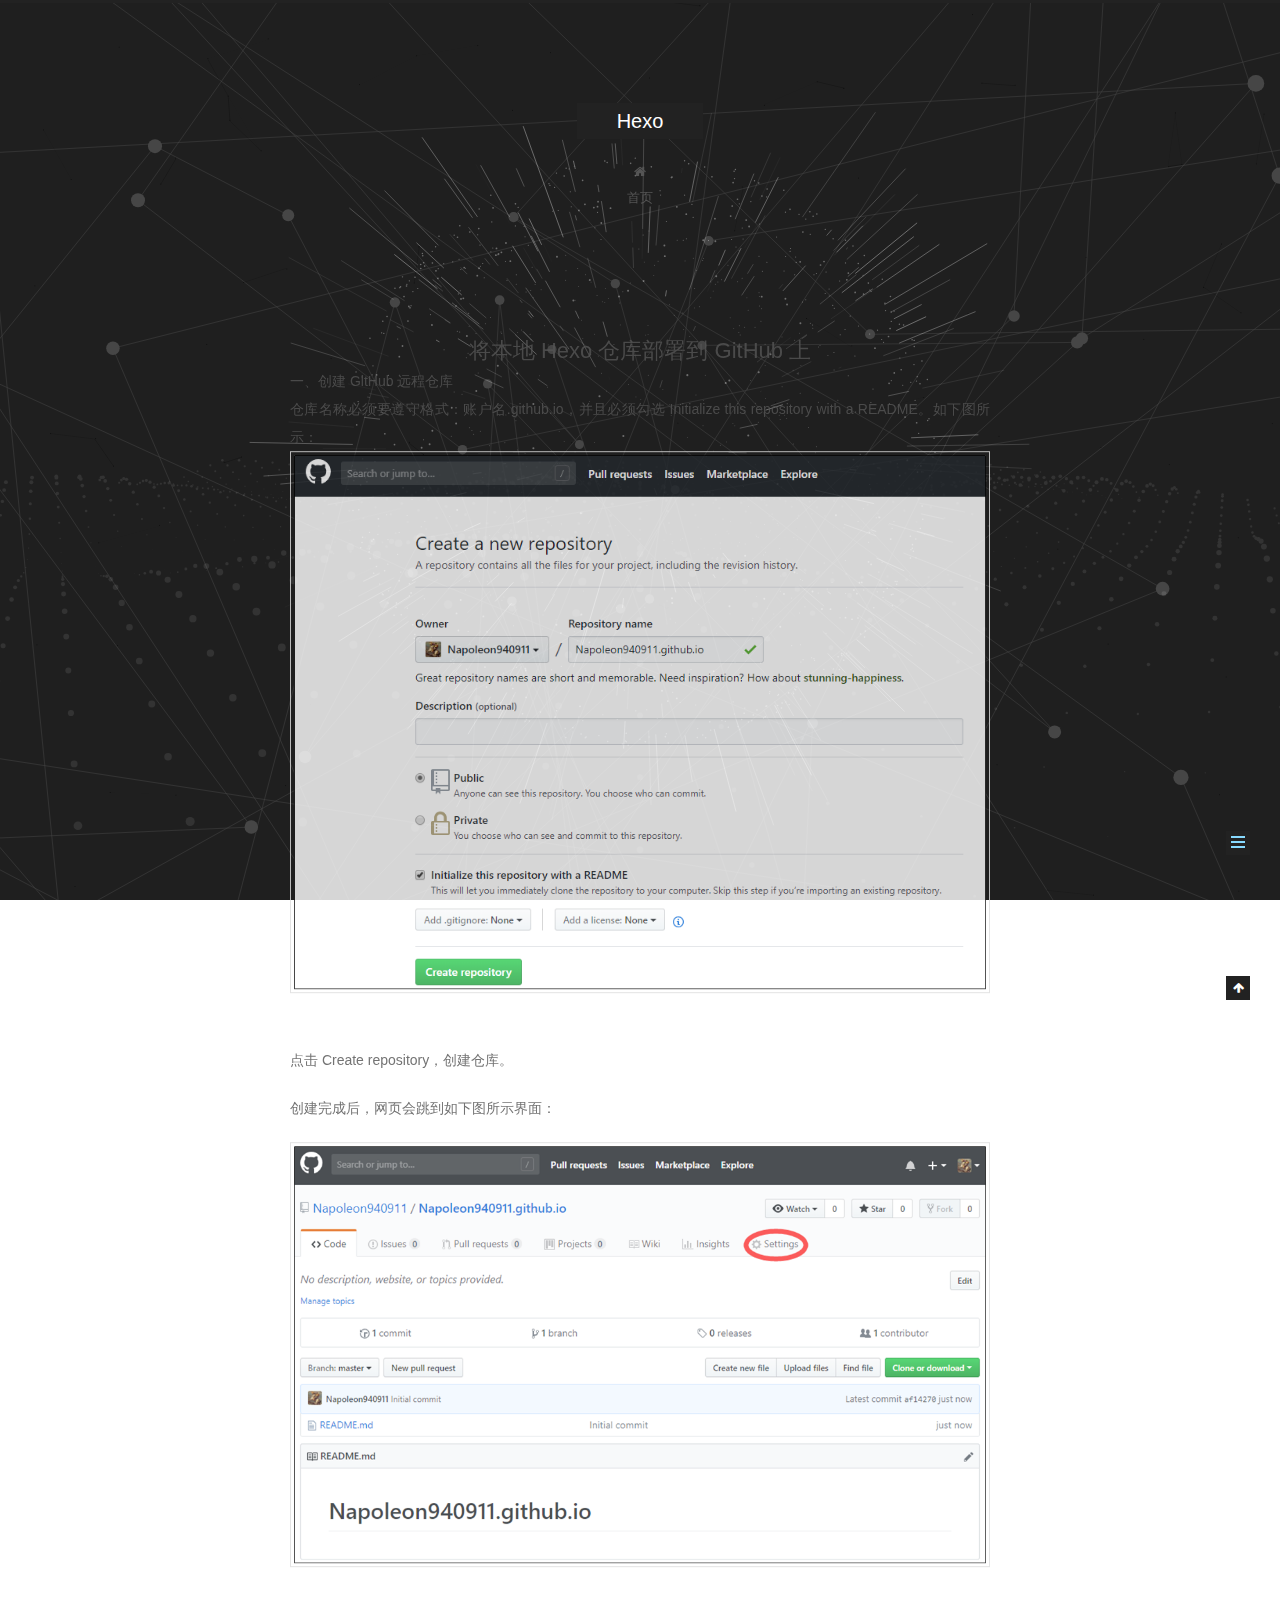
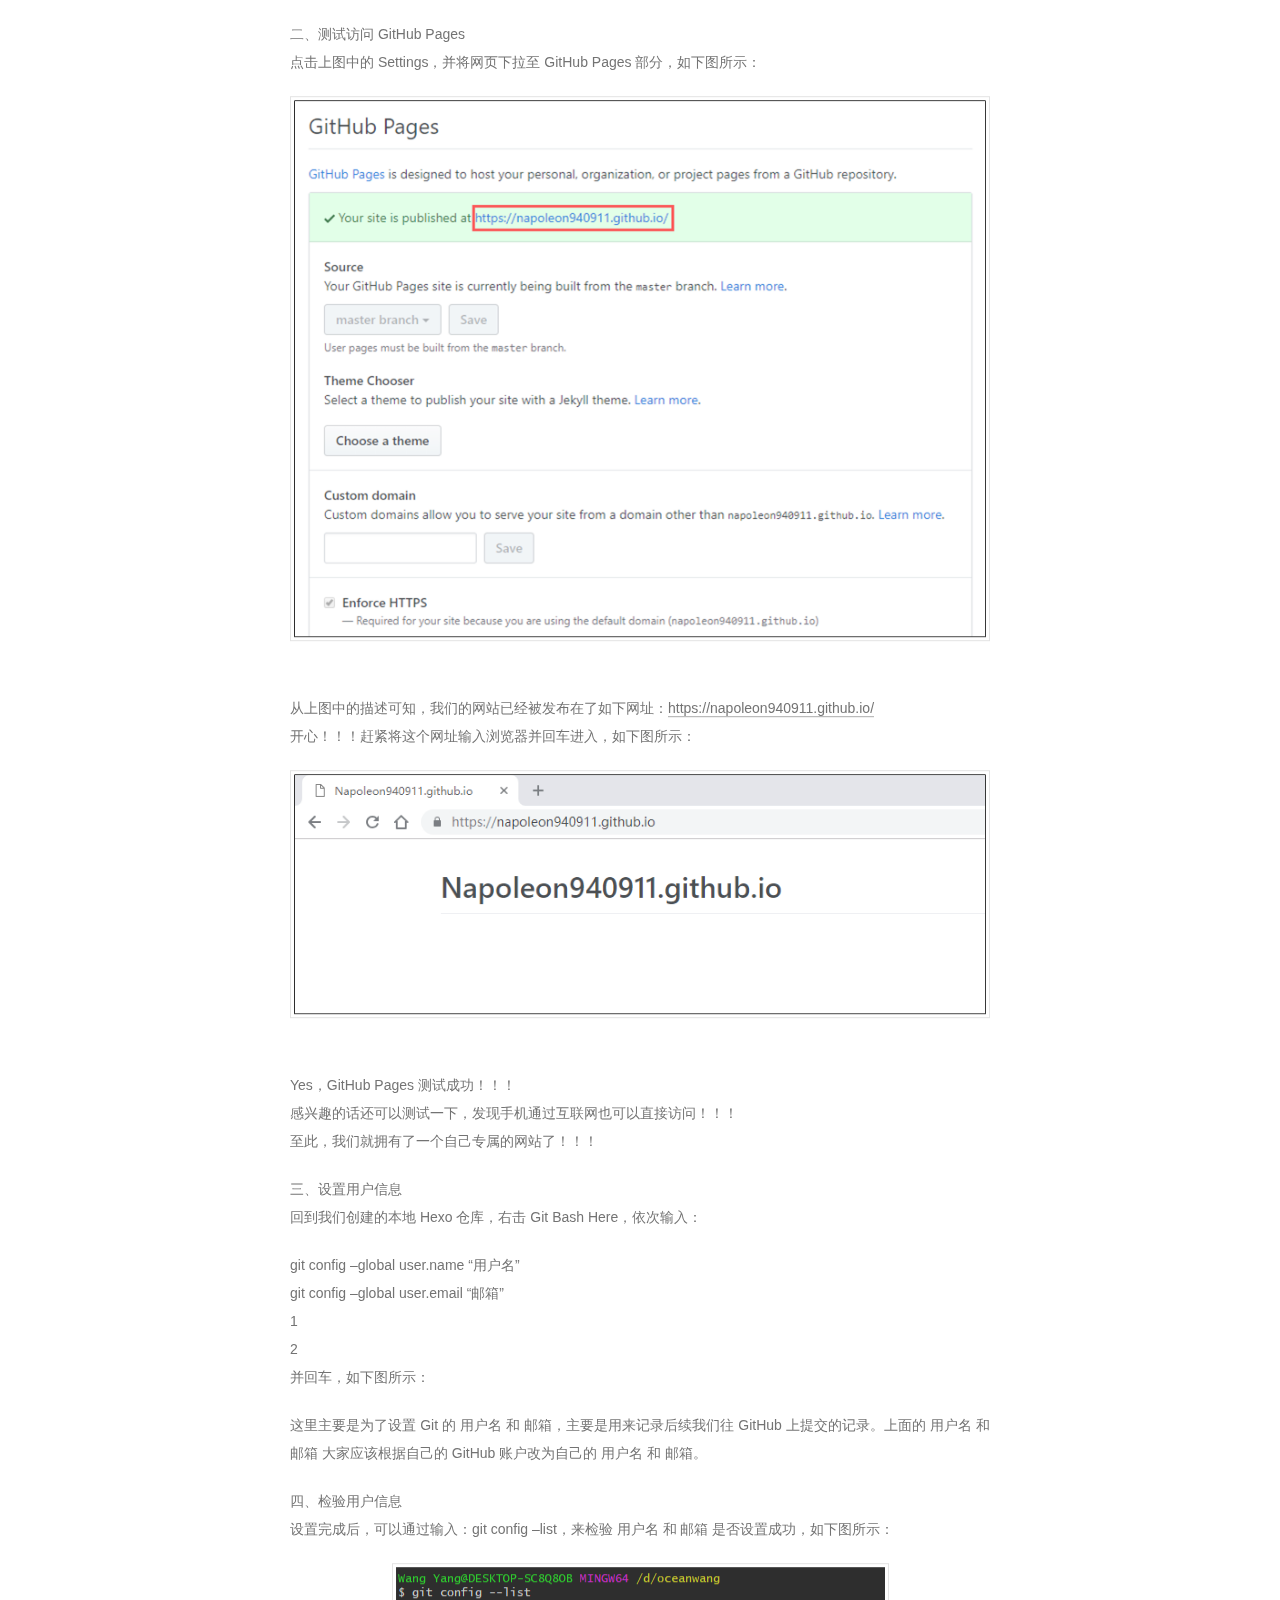
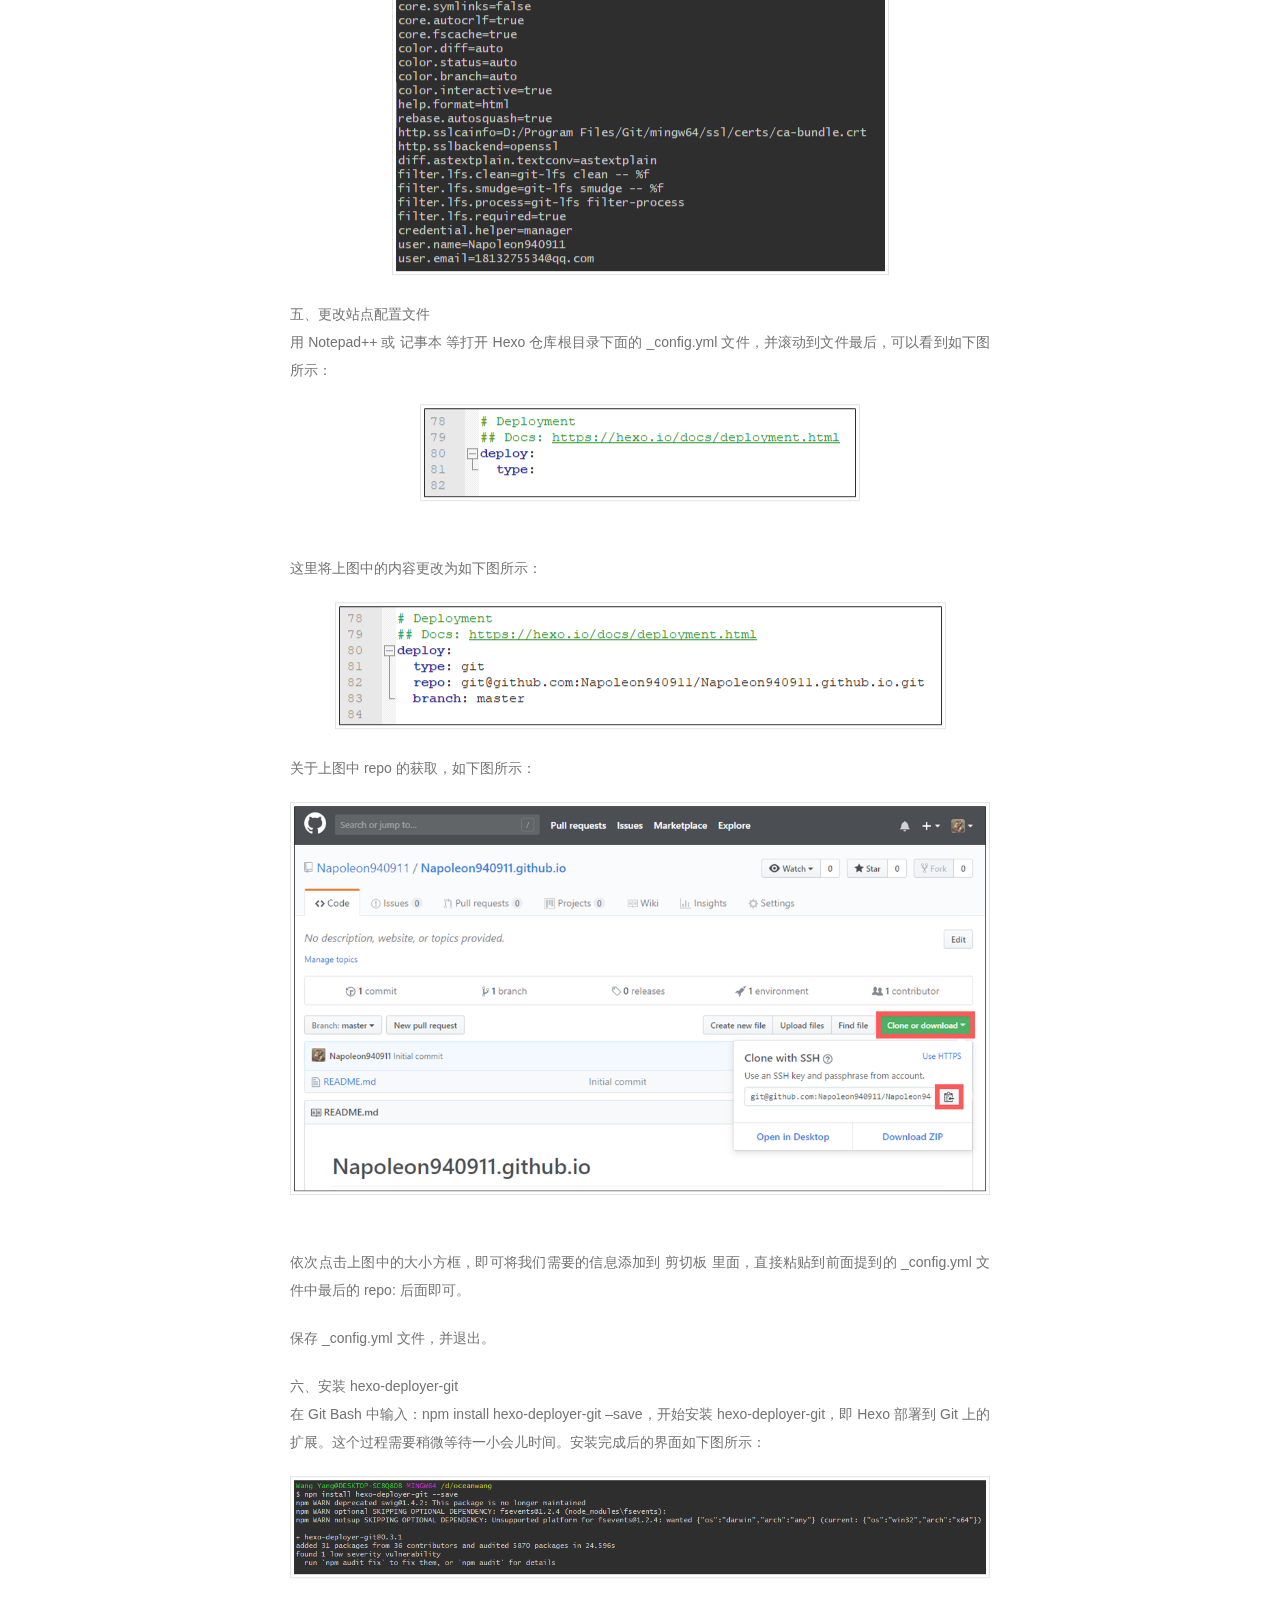
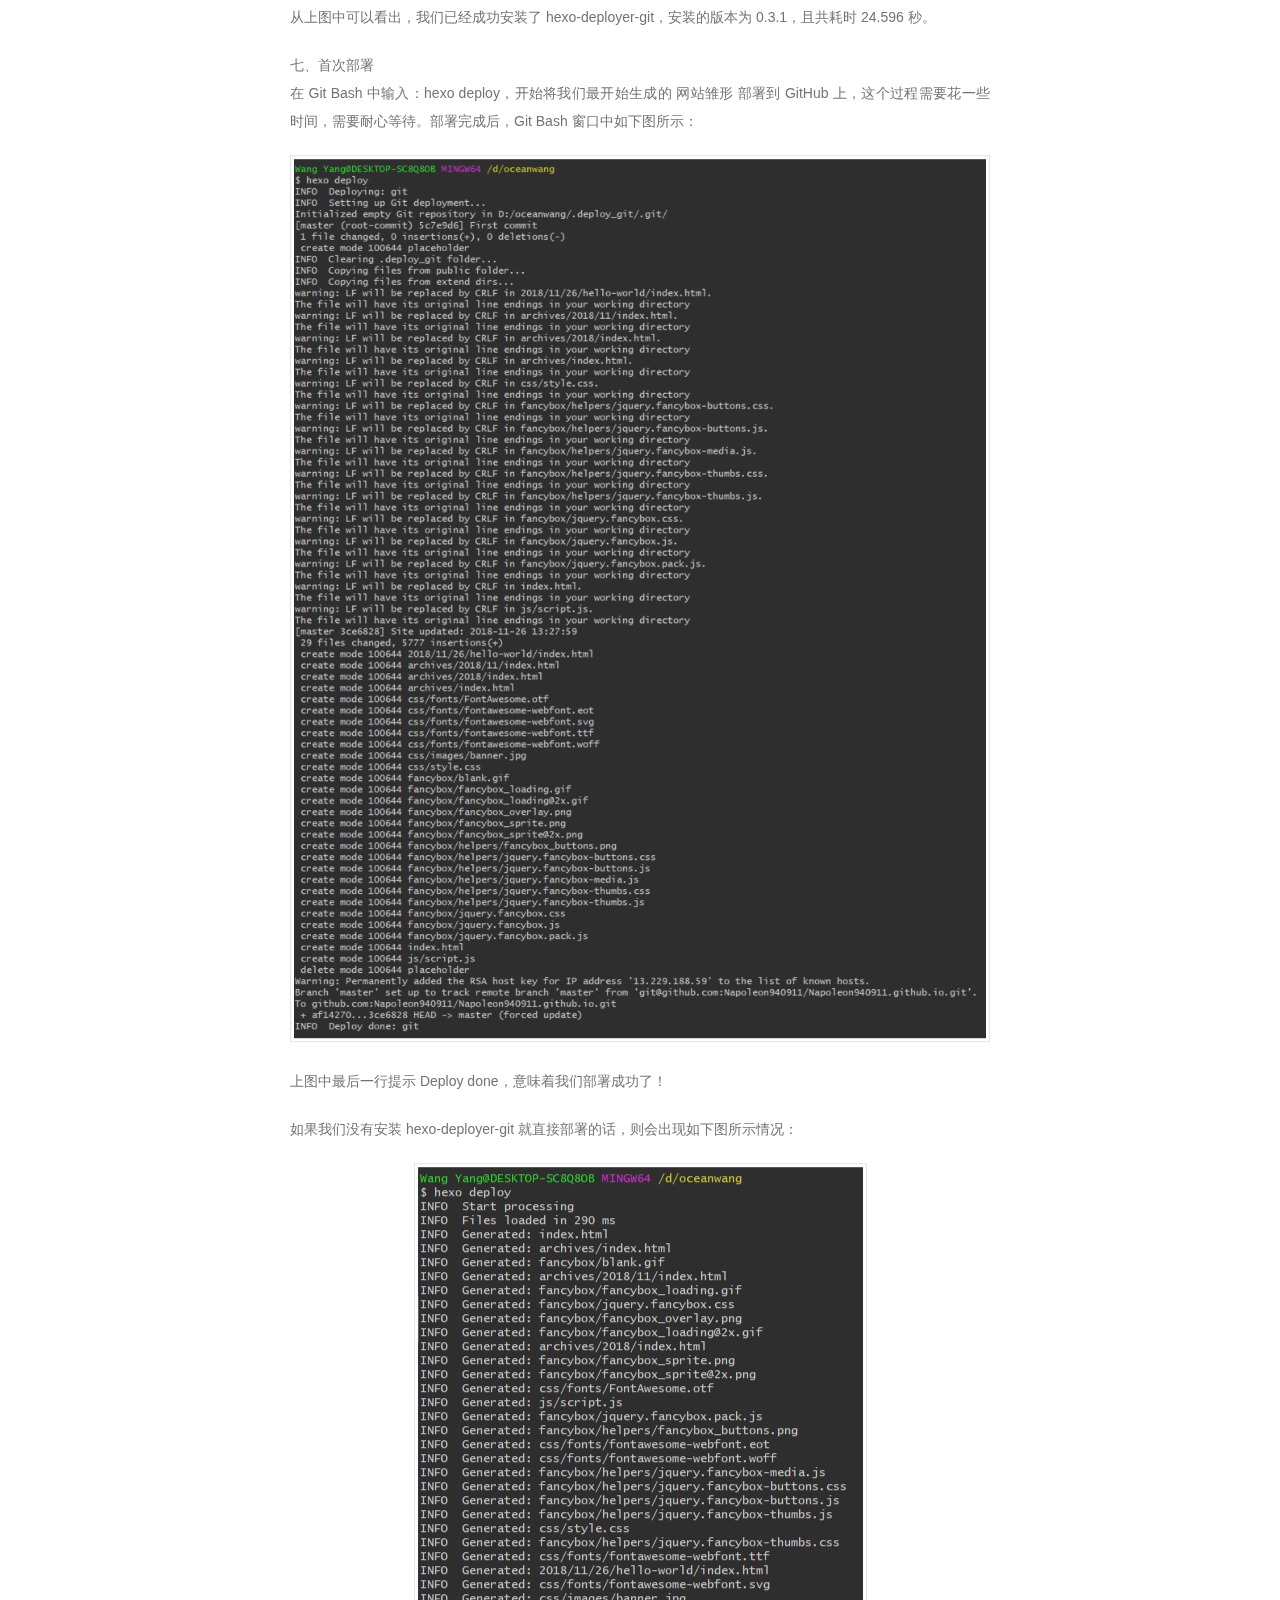
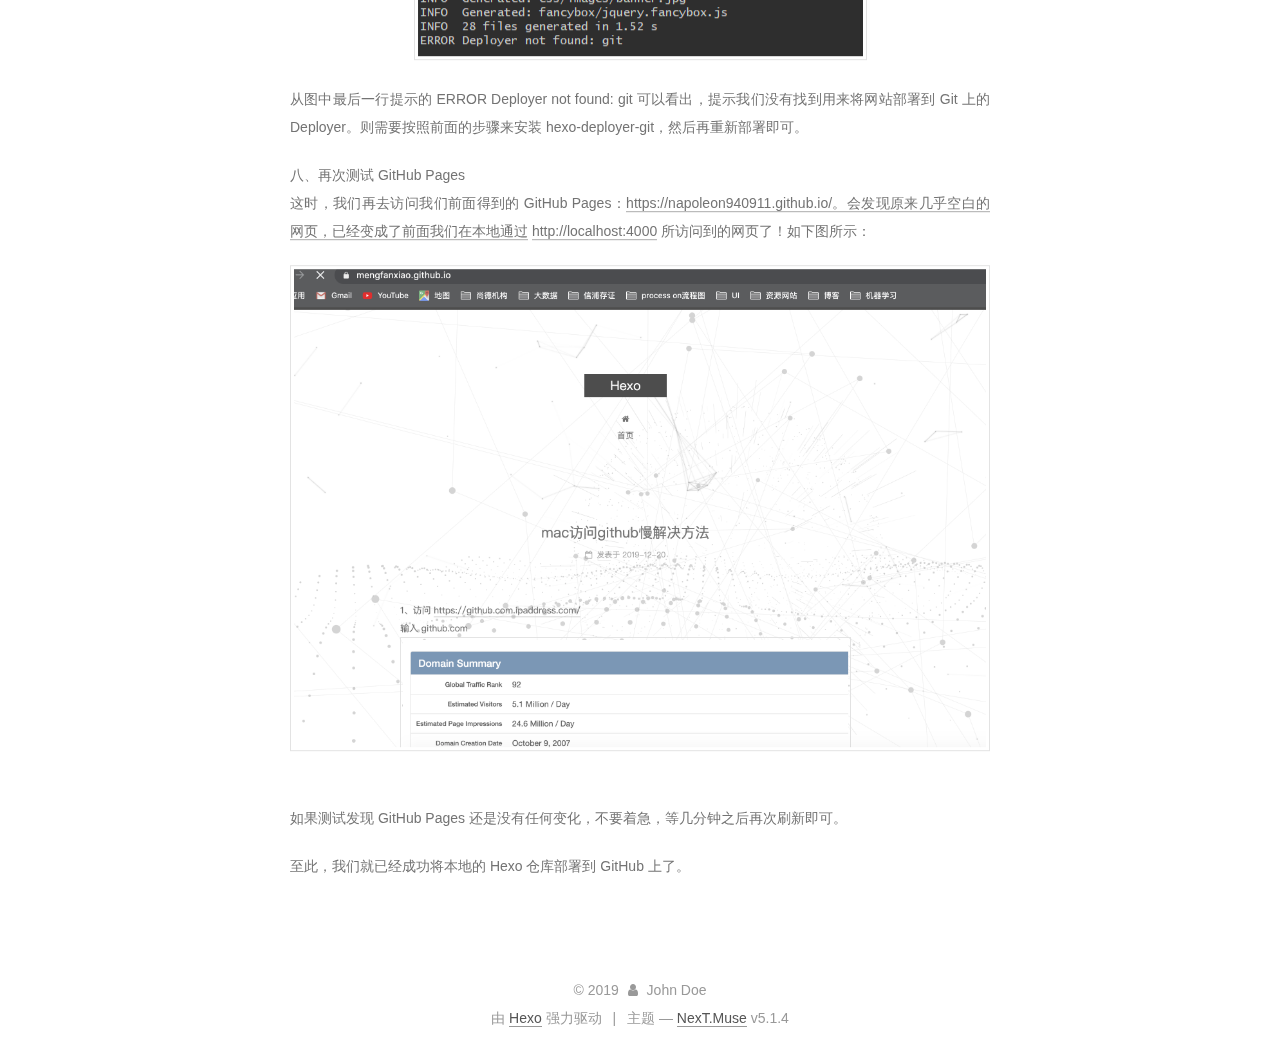
<file: Hexo/index.html>
<!DOCTYPE html>



  


<html class="theme-next muse use-motion" lang="zh-Hans">
<head>
  <meta charset="UTF-8"/>
<meta http-equiv="X-UA-Compatible" content="IE=edge" />
<meta name="viewport" content="width=device-width, initial-scale=1, maximum-scale=1"/>
<meta name="theme-color" content="#222">









<meta http-equiv="Cache-Control" content="no-transform" />
<meta http-equiv="Cache-Control" content="no-siteapp" />
















  
  
  <link href="/lib/fancybox/source/jquery.fancybox.css?v=2.1.5" rel="stylesheet" type="text/css" />







<link href="/lib/font-awesome/css/font-awesome.min.css?v=4.6.2" rel="stylesheet" type="text/css" />

<link href="/css/main.css?v=5.1.4" rel="stylesheet" type="text/css" />


  <link rel="apple-touch-icon" sizes="180x180" href="/images/apple-touch-icon-next.png?v=5.1.4">


  <link rel="icon" type="image/png" sizes="32x32" href="/images/favicon-32x32-next.png?v=5.1.4">


  <link rel="icon" type="image/png" sizes="16x16" href="/images/favicon-16x16-next.png?v=5.1.4">


  <link rel="mask-icon" href="/images/logo.svg?v=5.1.4" color="#222">





  <meta name="keywords" content="Hexo, NexT" />










<meta name="description" content="一、创建 GitHub 远程仓库仓库名称必须要遵守格式：账户名.github.io，并且必须勾选 Initialize this repository with a README。如下图所示：点击 Create repository，创建仓库。 创建完成后，网页会跳到如下图所示界面： 二、测试访问 GitHub Pages点击上图中的 Settings，并将网页下拉至 GitHub Pages 部">
<meta property="og:type" content="website">
<meta property="og:title" content="将本地 Hexo 仓库部署到 GitHub 上">
<meta property="og:url" content="http://yoursite.com/Hexo/index.html">
<meta property="og:site_name" content="Hexo">
<meta property="og:description" content="一、创建 GitHub 远程仓库仓库名称必须要遵守格式：账户名.github.io，并且必须勾选 Initialize this repository with a README。如下图所示：点击 Create repository，创建仓库。 创建完成后，网页会跳到如下图所示界面： 二、测试访问 GitHub Pages点击上图中的 Settings，并将网页下拉至 GitHub Pages 部">
<meta property="og:image" content="http://yoursite.com/images/pasted-4.png">
<meta property="og:image" content="http://yoursite.com/images/pasted-5.png">
<meta property="og:image" content="http://yoursite.com/images/pasted-6.png">
<meta property="og:image" content="http://yoursite.com/images/pasted-7.png">
<meta property="og:image" content="http://yoursite.com/images/pasted-8.png">
<meta property="og:image" content="http://yoursite.com/images/pasted-9.png">
<meta property="og:image" content="http://yoursite.com/images/pasted-10.png">
<meta property="og:image" content="http://yoursite.com/images/pasted-11.png">
<meta property="og:image" content="http://yoursite.com/images/pasted-12.png">
<meta property="og:image" content="http://yoursite.com/images/pasted-13.png">
<meta property="og:image" content="http://yoursite.com/images/pasted-14.png">
<meta property="og:image" content="http://yoursite.com/images/pasted-15.png">
<meta property="article:published_time" content="2019-12-20T08:52:30.000Z">
<meta property="article:modified_time" content="2019-12-20T08:59:40.559Z">
<meta property="article:author" content="John Doe">
<meta name="twitter:card" content="summary">
<meta name="twitter:image" content="http://yoursite.com/images/pasted-4.png">



<script type="text/javascript" id="hexo.configurations">
  var NexT = window.NexT || {};
  var CONFIG = {
    root: '/',
    scheme: 'Muse',
    version: '5.1.4',
    sidebar: {"position":"left","display":"always","offset":12,"b2t":false,"scrollpercent":false,"onmobile":false},
    fancybox: true,
    tabs: true,
    motion: {"enable":true,"async":false,"transition":{"post_block":"fadeIn","post_header":"slideDownIn","post_body":"slideDownIn","coll_header":"slideLeftIn","sidebar":"slideUpIn"}},
    duoshuo: {
      userId: '0',
      author: '博主'
    },
    algolia: {
      applicationID: '',
      apiKey: '',
      indexName: '',
      hits: {"per_page":10},
      labels: {"input_placeholder":"Search for Posts","hits_empty":"We didn't find any results for the search: ${query}","hits_stats":"${hits} results found in ${time} ms"}
    }
  };
</script>



  <link rel="canonical" href="http://yoursite.com/Hexo/"/>





  <title>将本地 Hexo 仓库部署到 GitHub 上 | Hexo</title>
  








<meta name="generator" content="Hexo 4.1.1"></head>

<body itemscope itemtype="http://schema.org/WebPage" lang="zh-Hans">

  
  
    
  

  <div class="container sidebar-position-left page-post-detail">
    <div class="headband"></div>

    <header id="header" class="header" itemscope itemtype="http://schema.org/WPHeader">
      <div class="header-inner"><div class="site-brand-wrapper">
  <div class="site-meta ">
    

    <div class="custom-logo-site-title">
      <a href="/"  class="brand" rel="start">
        <span class="logo-line-before"><i></i></span>
        <span class="site-title">Hexo</span>
        <span class="logo-line-after"><i></i></span>
      </a>
    </div>
      
        <p class="site-subtitle"></p>
      
  </div>

  <div class="site-nav-toggle">
    <button>
      <span class="btn-bar"></span>
      <span class="btn-bar"></span>
      <span class="btn-bar"></span>
    </button>
  </div>
</div>

<nav class="site-nav">
  

  
    <ul id="menu" class="menu">
      
        
        <li class="menu-item menu-item-home">
          <a href="/" rel="section">
            
              <i class="menu-item-icon fa fa-fw fa-home"></i> <br />
            
            首页
          </a>
        </li>
      

      
    </ul>
  

  
</nav>



 </div>
    </header>

    <main id="main" class="main">
      <div class="main-inner">
        <div class="content-wrap">
          <div id="content" class="content">
            

  <div id="posts" class="posts-expand">
    
    
    
    <div class="post-block page">
      <header class="post-header">

	<h1 class="post-title" itemprop="name headline">将本地 Hexo 仓库部署到 GitHub 上</h1>



</header>

      
      
      
      <div class="post-body">
        
        
          <p>一、创建 GitHub 远程仓库<br>仓库名称必须要遵守格式：账户名.github.io，并且必须勾选 Initialize this repository with a README。如下图所示：<br><img src="/images/pasted-4.png" alt="upload successful"><br>点击 Create repository，创建仓库。</p>
<p>创建完成后，网页会跳到如下图所示界面：</p>
<p><img src="/images/pasted-5.png" alt="upload successful"><br>二、测试访问 GitHub Pages<br>点击上图中的 Settings，并将网页下拉至 GitHub Pages 部分，如下图所示：</p>
<p><img src="/images/pasted-6.png" alt="upload successful"><br>从上图中的描述可知，我们的网站已经被发布在了如下网址：<a href="https://napoleon940911.github.io/" target="_blank" rel="noopener">https://napoleon940911.github.io/</a><br>开心！！！赶紧将这个网址输入浏览器并回车进入，如下图所示：</p>
<p><img src="/images/pasted-7.png" alt="upload successful"><br>Yes，GitHub Pages 测试成功！！！<br>感兴趣的话还可以测试一下，发现手机通过互联网也可以直接访问！！！<br>至此，我们就拥有了一个自己专属的网站了！！！</p>
<p>三、设置用户信息<br>回到我们创建的本地 Hexo 仓库，右击 Git Bash Here，依次输入：</p>
<p>git config –global user.name “用户名”<br>git config –global user.email “邮箱”<br>1<br>2<br>并回车，如下图所示：</p>
<p>这里主要是为了设置 Git 的 用户名 和 邮箱，主要是用来记录后续我们往 GitHub 上提交的记录。上面的 用户名 和 邮箱 大家应该根据自己的 GitHub 账户改为自己的 用户名 和 邮箱。</p>
<p>四、检验用户信息<br>设置完成后，可以通过输入：git config –list，来检验 用户名 和 邮箱 是否设置成功，如下图所示：</p>
<p><img src="/images/pasted-8.png" alt="upload successful"></p>
<p>五、更改站点配置文件<br>用 Notepad++ 或 记事本 等打开 Hexo 仓库根目录下面的 _config.yml 文件，并滚动到文件最后，可以看到如下图所示：</p>
<p><img src="/images/pasted-9.png" alt="upload successful"><br>这里将上图中的内容更改为如下图所示：</p>
<p><img src="/images/pasted-10.png" alt="upload successful"></p>
<p>关于上图中 repo 的获取，如下图所示：</p>
<p><img src="/images/pasted-11.png" alt="upload successful"><br>依次点击上图中的大小方框，即可将我们需要的信息添加到 剪切板 里面，直接粘贴到前面提到的 _config.yml 文件中最后的 repo: 后面即可。</p>
<p>保存 _config.yml 文件，并退出。</p>
<p>六、安装 hexo-deployer-git<br>在 Git Bash 中输入：npm install hexo-deployer-git –save，开始安装 hexo-deployer-git，即 Hexo 部署到 Git 上的扩展。这个过程需要稍微等待一小会儿时间。安装完成后的界面如下图所示：</p>
<p><img src="/images/pasted-12.png" alt="upload successful"></p>
<p>从上图中可以看出，我们已经成功安装了 hexo-deployer-git，安装的版本为 0.3.1，且共耗时 24.596 秒。</p>
<p>七、首次部署<br>在 Git Bash 中输入：hexo deploy，开始将我们最开始生成的 网站雏形 部署到 GitHub 上，这个过程需要花一些时间，需要耐心等待。部署完成后，Git Bash 窗口中如下图所示：</p>
<p><img src="/images/pasted-13.png" alt="upload successful"></p>
<p>上图中最后一行提示 Deploy done，意味着我们部署成功了！</p>
<p>如果我们没有安装 hexo-deployer-git 就直接部署的话，则会出现如下图所示情况：</p>
<p><img src="/images/pasted-14.png" alt="upload successful"></p>
<p>从图中最后一行提示的 ERROR Deployer not found: git 可以看出，提示我们没有找到用来将网站部署到 Git 上的 Deployer。则需要按照前面的步骤来安装 hexo-deployer-git，然后再重新部署即可。</p>
<p>八、再次测试 GitHub Pages<br>这时，我们再去访问我们前面得到的 GitHub Pages：<a href="https://napoleon940911.github.io/。会发现原来几乎空白的网页，已经变成了前面我们在本地通过" target="_blank" rel="noopener">https://napoleon940911.github.io/。会发现原来几乎空白的网页，已经变成了前面我们在本地通过</a> <a href="http://localhost:4000" target="_blank" rel="noopener">http://localhost:4000</a> 所访问到的网页了！如下图所示：</p>
<p><img src="/images/pasted-15.png" alt="upload successful"><br>如果测试发现 GitHub Pages 还是没有任何变化，不要着急，等几分钟之后再次刷新即可。</p>
<p>至此，我们就已经成功将本地的 Hexo 仓库部署到 GitHub 上了。</p>

        
      </div>
      
      
      
    </div>
    
    
    
  </div>


          </div>
          


          

  



        </div>
        
          
  
  <div class="sidebar-toggle">
    <div class="sidebar-toggle-line-wrap">
      <span class="sidebar-toggle-line sidebar-toggle-line-first"></span>
      <span class="sidebar-toggle-line sidebar-toggle-line-middle"></span>
      <span class="sidebar-toggle-line sidebar-toggle-line-last"></span>
    </div>
  </div>

  <aside id="sidebar" class="sidebar">
    
    <div class="sidebar-inner">

      

      

      <section class="site-overview-wrap sidebar-panel sidebar-panel-active">
        <div class="site-overview">
          <div class="site-author motion-element" itemprop="author" itemscope itemtype="http://schema.org/Person">
            
              <p class="site-author-name" itemprop="name">John Doe</p>
              <p class="site-description motion-element" itemprop="description"></p>
          </div>

          <nav class="site-state motion-element">

            
              <div class="site-state-item site-state-posts">
              
                <a href="/archives">
              
                  <span class="site-state-item-count">6</span>
                  <span class="site-state-item-name">日志</span>
                </a>
              </div>
            

            

            

          </nav>

          

          

          
          

          
          

          

        </div>
      </section>

      

      

    </div>
  </aside>


        
      </div>
    </main>

    <footer id="footer" class="footer">
      <div class="footer-inner">
        <div class="copyright">&copy; <span itemprop="copyrightYear">2019</span>
  <span class="with-love">
    <i class="fa fa-user"></i>
  </span>
  <span class="author" itemprop="copyrightHolder">John Doe</span>

  
</div>


  <div class="powered-by">由 <a class="theme-link" target="_blank" href="https://hexo.io">Hexo</a> 强力驱动</div>



  <span class="post-meta-divider">|</span>



  <div class="theme-info">主题 &mdash; <a class="theme-link" target="_blank" href="https://github.com/iissnan/hexo-theme-next">NexT.Muse</a> v5.1.4</div>




        







        
      </div>
    </footer>

    
      <div class="back-to-top">
        <i class="fa fa-arrow-up"></i>
        
      </div>
    

    

  </div>

  

<script type="text/javascript">
  if (Object.prototype.toString.call(window.Promise) !== '[object Function]') {
    window.Promise = null;
  }
</script>









  


  



  
  



  
  



  
  





  
  
    <script type="text/javascript" src="/lib/jquery/index.js?v=2.1.3"></script>
  

  
  
    <script type="text/javascript" src="/lib/fastclick/lib/fastclick.min.js?v=1.0.6"></script>
  

  
  
    <script type="text/javascript" src="/lib/jquery_lazyload/jquery.lazyload.js?v=1.9.7"></script>
  

  
  
    <script type="text/javascript" src="/lib/velocity/velocity.min.js?v=1.2.1"></script>
  

  
  
    <script type="text/javascript" src="/lib/velocity/velocity.ui.min.js?v=1.2.1"></script>
  

  
  
    <script type="text/javascript" src="/lib/fancybox/source/jquery.fancybox.pack.js?v=2.1.5"></script>
  

  
  
    <script type="text/javascript" src="/lib/canvas-nest/canvas-nest.min.js"></script>
  

  
  
    <script type="text/javascript" src="/lib/three/three.min.js"></script>
  

  
  
    <script type="text/javascript" src="/lib/three/three-waves.min.js"></script>
  

  
  
    <script type="text/javascript" src="/lib/three/canvas_lines.min.js"></script>
  

  
  
    <script type="text/javascript" src="/lib/three/canvas_sphere.min.js"></script>
  


  


  <script type="text/javascript" src="/js/src/utils.js?v=5.1.4"></script>

  <script type="text/javascript" src="/js/src/motion.js?v=5.1.4"></script>



  
  

  
  <script type="text/javascript" src="/js/src/scrollspy.js?v=5.1.4"></script>
<script type="text/javascript" src="/js/src/post-details.js?v=5.1.4"></script>



  


  <script type="text/javascript" src="/js/src/bootstrap.js?v=5.1.4"></script>



  


  




	





  





  












  





  

  

  

  
  

  

  

  

</body>
</html>
</file>
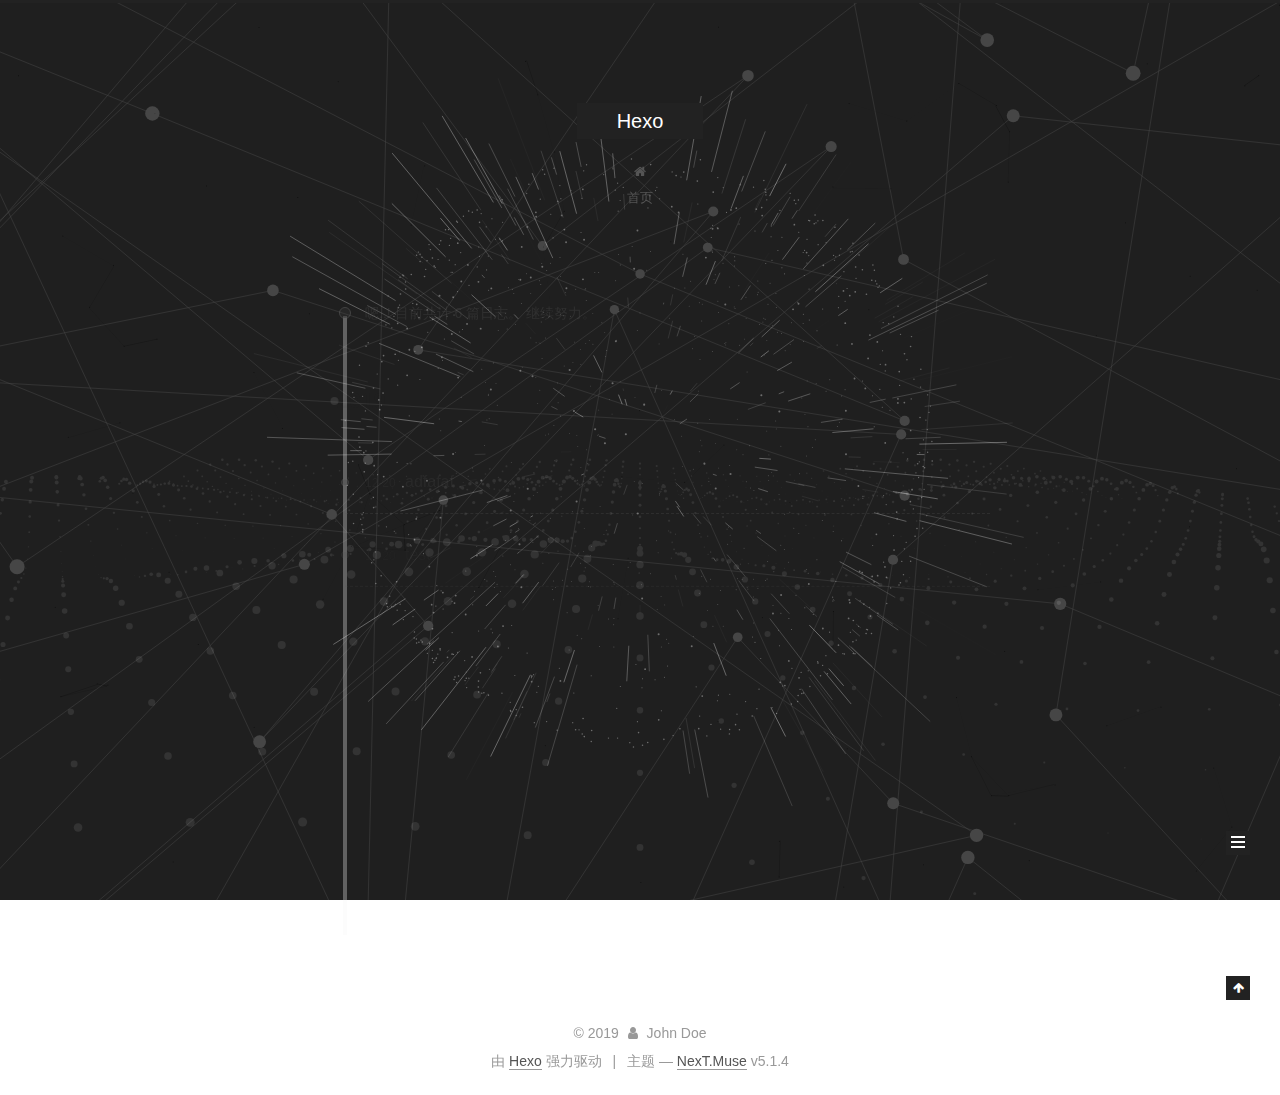
<file: archives/2019/index.html>
<!DOCTYPE html>



  


<html class="theme-next muse use-motion" lang="zh-Hans">
<head>
  <meta charset="UTF-8"/>
<meta http-equiv="X-UA-Compatible" content="IE=edge" />
<meta name="viewport" content="width=device-width, initial-scale=1, maximum-scale=1"/>
<meta name="theme-color" content="#222">









<meta http-equiv="Cache-Control" content="no-transform" />
<meta http-equiv="Cache-Control" content="no-siteapp" />
















  
  
  <link href="/lib/fancybox/source/jquery.fancybox.css?v=2.1.5" rel="stylesheet" type="text/css" />







<link href="/lib/font-awesome/css/font-awesome.min.css?v=4.6.2" rel="stylesheet" type="text/css" />

<link href="/css/main.css?v=5.1.4" rel="stylesheet" type="text/css" />


  <link rel="apple-touch-icon" sizes="180x180" href="/images/apple-touch-icon-next.png?v=5.1.4">


  <link rel="icon" type="image/png" sizes="32x32" href="/images/favicon-32x32-next.png?v=5.1.4">


  <link rel="icon" type="image/png" sizes="16x16" href="/images/favicon-16x16-next.png?v=5.1.4">


  <link rel="mask-icon" href="/images/logo.svg?v=5.1.4" color="#222">





  <meta name="keywords" content="Hexo, NexT" />










<meta property="og:type" content="website">
<meta property="og:title" content="Hexo">
<meta property="og:url" content="http://yoursite.com/archives/2019/index.html">
<meta property="og:site_name" content="Hexo">
<meta property="article:author" content="John Doe">
<meta name="twitter:card" content="summary">



<script type="text/javascript" id="hexo.configurations">
  var NexT = window.NexT || {};
  var CONFIG = {
    root: '/',
    scheme: 'Muse',
    version: '5.1.4',
    sidebar: {"position":"left","display":"always","offset":12,"b2t":false,"scrollpercent":false,"onmobile":false},
    fancybox: true,
    tabs: true,
    motion: {"enable":true,"async":false,"transition":{"post_block":"fadeIn","post_header":"slideDownIn","post_body":"slideDownIn","coll_header":"slideLeftIn","sidebar":"slideUpIn"}},
    duoshuo: {
      userId: '0',
      author: '博主'
    },
    algolia: {
      applicationID: '',
      apiKey: '',
      indexName: '',
      hits: {"per_page":10},
      labels: {"input_placeholder":"Search for Posts","hits_empty":"We didn't find any results for the search: ${query}","hits_stats":"${hits} results found in ${time} ms"}
    }
  };
</script>



  <link rel="canonical" href="http://yoursite.com/archives/2019/"/>





  <title>归档 | Hexo</title>
  








<meta name="generator" content="Hexo 4.1.1"></head>

<body itemscope itemtype="http://schema.org/WebPage" lang="zh-Hans">

  
  
    
  

  <div class="container sidebar-position-left page-archive">
    <div class="headband"></div>

    <header id="header" class="header" itemscope itemtype="http://schema.org/WPHeader">
      <div class="header-inner"><div class="site-brand-wrapper">
  <div class="site-meta ">
    

    <div class="custom-logo-site-title">
      <a href="/"  class="brand" rel="start">
        <span class="logo-line-before"><i></i></span>
        <span class="site-title">Hexo</span>
        <span class="logo-line-after"><i></i></span>
      </a>
    </div>
      
        <p class="site-subtitle"></p>
      
  </div>

  <div class="site-nav-toggle">
    <button>
      <span class="btn-bar"></span>
      <span class="btn-bar"></span>
      <span class="btn-bar"></span>
    </button>
  </div>
</div>

<nav class="site-nav">
  

  
    <ul id="menu" class="menu">
      
        
        <li class="menu-item menu-item-home">
          <a href="/" rel="section">
            
              <i class="menu-item-icon fa fa-fw fa-home"></i> <br />
            
            首页
          </a>
        </li>
      

      
    </ul>
  

  
</nav>



 </div>
    </header>

    <main id="main" class="main">
      <div class="main-inner">
        <div class="content-wrap">
          <div id="content" class="content">
            

  
  
  
  <div class="post-block archive">
    <div id="posts" class="posts-collapse">
      <span class="archive-move-on"></span>

      <span class="archive-page-counter">
        
        
        
          
        
        嗯..! 目前共计 6 篇日志。 继续努力。
      </span>

      

        
        
        

        
          
          <div class="collection-title">
            <h1 class="archive-year" id="archive-year-2019">2019</h1>
          </div>
        
        

        

  <article class="post post-type-normal" itemscope itemtype="http://schema.org/Article">
    <header class="post-header">

      <h2 class="post-title">
        
            <a class="post-title-link" href="/2019/12/20/adfafaf/" itemprop="url">
              
                <span itemprop="name">adfafaf</span>
              
            </a>
        
      </h2>

      <div class="post-meta">
        <time class="post-time" itemprop="dateCreated"
              datetime="2019-12-20T17:21:00+08:00"
              content="2019-12-20" >
          12-20
        </time>
      </div>

    </header>
  </article>



      

        
        
        

        
        

        

  <article class="post post-type-normal" itemscope itemtype="http://schema.org/Article">
    <header class="post-header">

      <h2 class="post-title">
        
            <a class="post-title-link" href="/2019/12/20/test/" itemprop="url">
              
                <span itemprop="name">test</span>
              
            </a>
        
      </h2>

      <div class="post-meta">
        <time class="post-time" itemprop="dateCreated"
              datetime="2019-12-20T17:14:34+08:00"
              content="2019-12-20" >
          12-20
        </time>
      </div>

    </header>
  </article>



      

        
        
        

        
        

        

  <article class="post post-type-normal" itemscope itemtype="http://schema.org/Article">
    <header class="post-header">

      <h2 class="post-title">
        
            <a class="post-title-link" href="/2019/12/20/Untitled/" itemprop="url">
              
                <span itemprop="name">将本地 Hexo 仓库部署到 GitHub 上</span>
              
            </a>
        
      </h2>

      <div class="post-meta">
        <time class="post-time" itemprop="dateCreated"
              datetime="2019-12-20T17:02:00+08:00"
              content="2019-12-20" >
          12-20
        </time>
      </div>

    </header>
  </article>



      

        
        
        

        
        

        

  <article class="post post-type-normal" itemscope itemtype="http://schema.org/Article">
    <header class="post-header">

      <h2 class="post-title">
        
            <a class="post-title-link" href="/2019/12/20/mac%E8%AE%BF%E9%97%AEgithub%E6%85%A2%E8%A7%A3%E5%86%B3%E6%96%B9%E6%B3%95/" itemprop="url">
              
                <span itemprop="name">mac访问github慢解决方法</span>
              
            </a>
        
      </h2>

      <div class="post-meta">
        <time class="post-time" itemprop="dateCreated"
              datetime="2019-12-20T10:57:03+08:00"
              content="2019-12-20" >
          12-20
        </time>
      </div>

    </header>
  </article>



      

        
        
        

        
        

        

  <article class="post post-type-normal" itemscope itemtype="http://schema.org/Article">
    <header class="post-header">

      <h2 class="post-title">
        
            <a class="post-title-link" href="/2019/12/19/My-New-Post/" itemprop="url">
              
                <span itemprop="name">My New Post</span>
              
            </a>
        
      </h2>

      <div class="post-meta">
        <time class="post-time" itemprop="dateCreated"
              datetime="2019-12-19T23:19:54+08:00"
              content="2019-12-19" >
          12-19
        </time>
      </div>

    </header>
  </article>



      

        
        
        

        
        

        

  <article class="post post-type-normal" itemscope itemtype="http://schema.org/Article">
    <header class="post-header">

      <h2 class="post-title">
        
            <a class="post-title-link" href="/2019/12/13/hello-world/" itemprop="url">
              
                <span itemprop="name">Hello World</span>
              
            </a>
        
      </h2>

      <div class="post-meta">
        <time class="post-time" itemprop="dateCreated"
              datetime="2019-12-13T00:48:16+08:00"
              content="2019-12-13" >
          12-13
        </time>
      </div>

    </header>
  </article>



      

    </div>
  </div>
  
  
  

  



          </div>
          


          

        </div>
        
          
  
  <div class="sidebar-toggle">
    <div class="sidebar-toggle-line-wrap">
      <span class="sidebar-toggle-line sidebar-toggle-line-first"></span>
      <span class="sidebar-toggle-line sidebar-toggle-line-middle"></span>
      <span class="sidebar-toggle-line sidebar-toggle-line-last"></span>
    </div>
  </div>

  <aside id="sidebar" class="sidebar">
    
    <div class="sidebar-inner">

      

      

      <section class="site-overview-wrap sidebar-panel sidebar-panel-active">
        <div class="site-overview">
          <div class="site-author motion-element" itemprop="author" itemscope itemtype="http://schema.org/Person">
            
              <p class="site-author-name" itemprop="name">John Doe</p>
              <p class="site-description motion-element" itemprop="description"></p>
          </div>

          <nav class="site-state motion-element">

            
              <div class="site-state-item site-state-posts">
              
                <a href="/archives">
              
                  <span class="site-state-item-count">6</span>
                  <span class="site-state-item-name">日志</span>
                </a>
              </div>
            

            

            

          </nav>

          

          

          
          

          
          

          

        </div>
      </section>

      

      

    </div>
  </aside>


        
      </div>
    </main>

    <footer id="footer" class="footer">
      <div class="footer-inner">
        <div class="copyright">&copy; <span itemprop="copyrightYear">2019</span>
  <span class="with-love">
    <i class="fa fa-user"></i>
  </span>
  <span class="author" itemprop="copyrightHolder">John Doe</span>

  
</div>


  <div class="powered-by">由 <a class="theme-link" target="_blank" href="https://hexo.io">Hexo</a> 强力驱动</div>



  <span class="post-meta-divider">|</span>



  <div class="theme-info">主题 &mdash; <a class="theme-link" target="_blank" href="https://github.com/iissnan/hexo-theme-next">NexT.Muse</a> v5.1.4</div>




        







        
      </div>
    </footer>

    
      <div class="back-to-top">
        <i class="fa fa-arrow-up"></i>
        
      </div>
    

    

  </div>

  

<script type="text/javascript">
  if (Object.prototype.toString.call(window.Promise) !== '[object Function]') {
    window.Promise = null;
  }
</script>









  


  



  
  



  
  



  
  





  
  
    <script type="text/javascript" src="/lib/jquery/index.js?v=2.1.3"></script>
  

  
  
    <script type="text/javascript" src="/lib/fastclick/lib/fastclick.min.js?v=1.0.6"></script>
  

  
  
    <script type="text/javascript" src="/lib/jquery_lazyload/jquery.lazyload.js?v=1.9.7"></script>
  

  
  
    <script type="text/javascript" src="/lib/velocity/velocity.min.js?v=1.2.1"></script>
  

  
  
    <script type="text/javascript" src="/lib/velocity/velocity.ui.min.js?v=1.2.1"></script>
  

  
  
    <script type="text/javascript" src="/lib/fancybox/source/jquery.fancybox.pack.js?v=2.1.5"></script>
  

  
  
    <script type="text/javascript" src="/lib/canvas-nest/canvas-nest.min.js"></script>
  

  
  
    <script type="text/javascript" src="/lib/three/three.min.js"></script>
  

  
  
    <script type="text/javascript" src="/lib/three/three-waves.min.js"></script>
  

  
  
    <script type="text/javascript" src="/lib/three/canvas_lines.min.js"></script>
  

  
  
    <script type="text/javascript" src="/lib/three/canvas_sphere.min.js"></script>
  


  


  <script type="text/javascript" src="/js/src/utils.js?v=5.1.4"></script>

  <script type="text/javascript" src="/js/src/motion.js?v=5.1.4"></script>



  
  

  

  


  <script type="text/javascript" src="/js/src/bootstrap.js?v=5.1.4"></script>



  


  




	





  





  












  





  

  

  

  
  

  

  

  

</body>
</html>
</file>
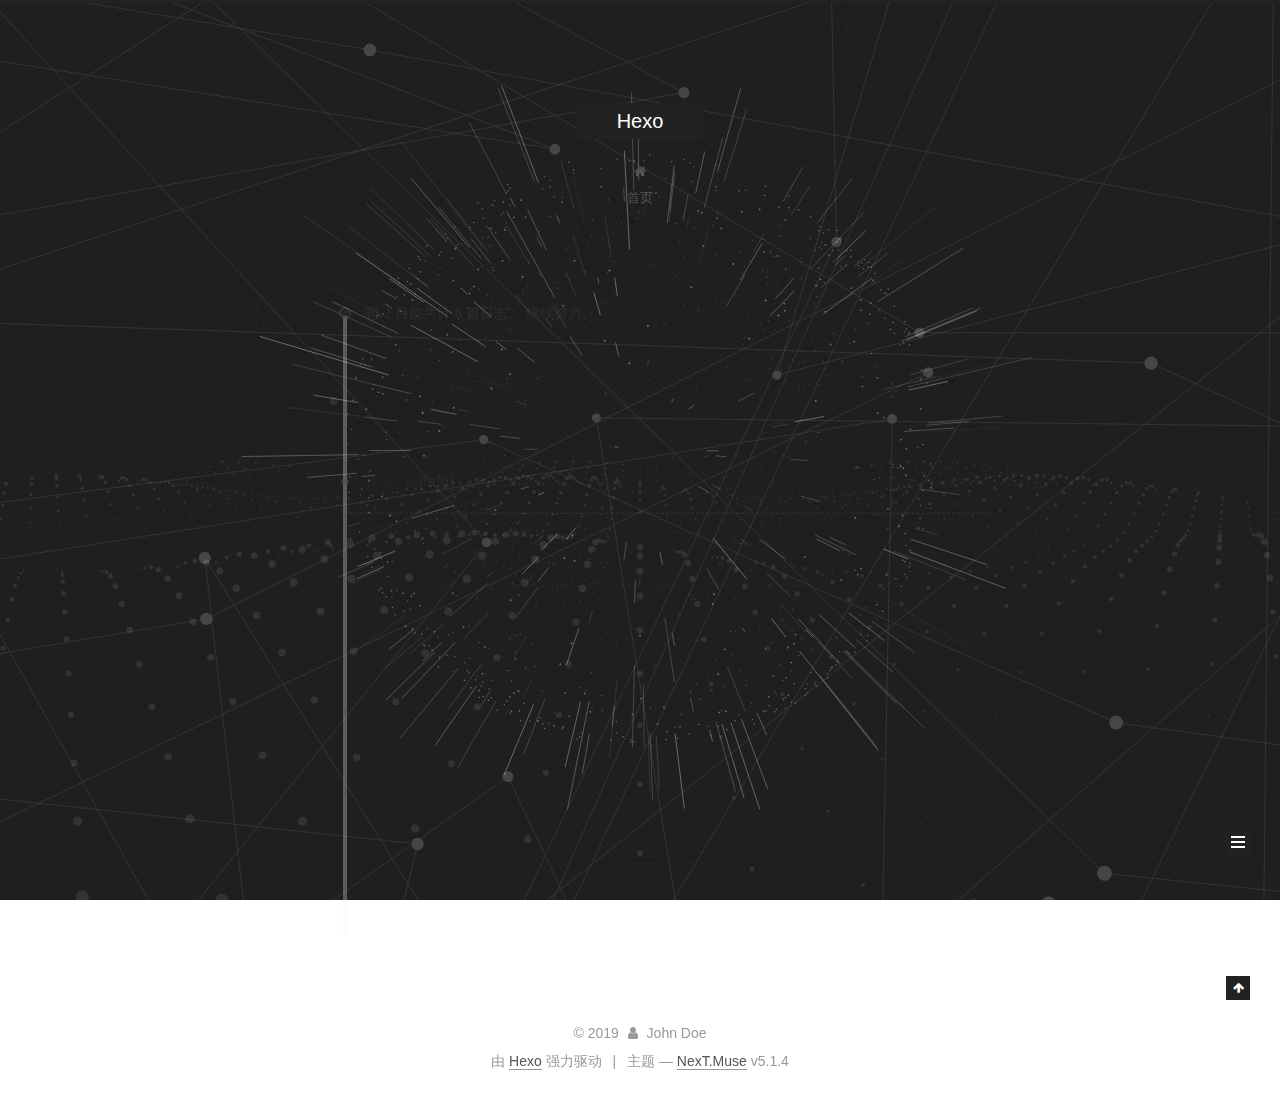
<file: archives/2019/12/index.html>
<!DOCTYPE html>



  


<html class="theme-next muse use-motion" lang="zh-Hans">
<head>
  <meta charset="UTF-8"/>
<meta http-equiv="X-UA-Compatible" content="IE=edge" />
<meta name="viewport" content="width=device-width, initial-scale=1, maximum-scale=1"/>
<meta name="theme-color" content="#222">









<meta http-equiv="Cache-Control" content="no-transform" />
<meta http-equiv="Cache-Control" content="no-siteapp" />
















  
  
  <link href="/lib/fancybox/source/jquery.fancybox.css?v=2.1.5" rel="stylesheet" type="text/css" />







<link href="/lib/font-awesome/css/font-awesome.min.css?v=4.6.2" rel="stylesheet" type="text/css" />

<link href="/css/main.css?v=5.1.4" rel="stylesheet" type="text/css" />


  <link rel="apple-touch-icon" sizes="180x180" href="/images/apple-touch-icon-next.png?v=5.1.4">


  <link rel="icon" type="image/png" sizes="32x32" href="/images/favicon-32x32-next.png?v=5.1.4">


  <link rel="icon" type="image/png" sizes="16x16" href="/images/favicon-16x16-next.png?v=5.1.4">


  <link rel="mask-icon" href="/images/logo.svg?v=5.1.4" color="#222">





  <meta name="keywords" content="Hexo, NexT" />










<meta property="og:type" content="website">
<meta property="og:title" content="Hexo">
<meta property="og:url" content="http://yoursite.com/archives/2019/12/index.html">
<meta property="og:site_name" content="Hexo">
<meta property="article:author" content="John Doe">
<meta name="twitter:card" content="summary">



<script type="text/javascript" id="hexo.configurations">
  var NexT = window.NexT || {};
  var CONFIG = {
    root: '/',
    scheme: 'Muse',
    version: '5.1.4',
    sidebar: {"position":"left","display":"always","offset":12,"b2t":false,"scrollpercent":false,"onmobile":false},
    fancybox: true,
    tabs: true,
    motion: {"enable":true,"async":false,"transition":{"post_block":"fadeIn","post_header":"slideDownIn","post_body":"slideDownIn","coll_header":"slideLeftIn","sidebar":"slideUpIn"}},
    duoshuo: {
      userId: '0',
      author: '博主'
    },
    algolia: {
      applicationID: '',
      apiKey: '',
      indexName: '',
      hits: {"per_page":10},
      labels: {"input_placeholder":"Search for Posts","hits_empty":"We didn't find any results for the search: ${query}","hits_stats":"${hits} results found in ${time} ms"}
    }
  };
</script>



  <link rel="canonical" href="http://yoursite.com/archives/2019/12/"/>





  <title>归档 | Hexo</title>
  








<meta name="generator" content="Hexo 4.1.1"></head>

<body itemscope itemtype="http://schema.org/WebPage" lang="zh-Hans">

  
  
    
  

  <div class="container sidebar-position-left page-archive">
    <div class="headband"></div>

    <header id="header" class="header" itemscope itemtype="http://schema.org/WPHeader">
      <div class="header-inner"><div class="site-brand-wrapper">
  <div class="site-meta ">
    

    <div class="custom-logo-site-title">
      <a href="/"  class="brand" rel="start">
        <span class="logo-line-before"><i></i></span>
        <span class="site-title">Hexo</span>
        <span class="logo-line-after"><i></i></span>
      </a>
    </div>
      
        <p class="site-subtitle"></p>
      
  </div>

  <div class="site-nav-toggle">
    <button>
      <span class="btn-bar"></span>
      <span class="btn-bar"></span>
      <span class="btn-bar"></span>
    </button>
  </div>
</div>

<nav class="site-nav">
  

  
    <ul id="menu" class="menu">
      
        
        <li class="menu-item menu-item-home">
          <a href="/" rel="section">
            
              <i class="menu-item-icon fa fa-fw fa-home"></i> <br />
            
            首页
          </a>
        </li>
      

      
    </ul>
  

  
</nav>



 </div>
    </header>

    <main id="main" class="main">
      <div class="main-inner">
        <div class="content-wrap">
          <div id="content" class="content">
            

  
  
  
  <div class="post-block archive">
    <div id="posts" class="posts-collapse">
      <span class="archive-move-on"></span>

      <span class="archive-page-counter">
        
        
        
          
        
        嗯..! 目前共计 6 篇日志。 继续努力。
      </span>

      

        
        
        

        
          
          <div class="collection-title">
            <h1 class="archive-year" id="archive-year-2019">2019</h1>
          </div>
        
        

        

  <article class="post post-type-normal" itemscope itemtype="http://schema.org/Article">
    <header class="post-header">

      <h2 class="post-title">
        
            <a class="post-title-link" href="/2019/12/20/adfafaf/" itemprop="url">
              
                <span itemprop="name">adfafaf</span>
              
            </a>
        
      </h2>

      <div class="post-meta">
        <time class="post-time" itemprop="dateCreated"
              datetime="2019-12-20T17:21:00+08:00"
              content="2019-12-20" >
          12-20
        </time>
      </div>

    </header>
  </article>



      

        
        
        

        
        

        

  <article class="post post-type-normal" itemscope itemtype="http://schema.org/Article">
    <header class="post-header">

      <h2 class="post-title">
        
            <a class="post-title-link" href="/2019/12/20/test/" itemprop="url">
              
                <span itemprop="name">test</span>
              
            </a>
        
      </h2>

      <div class="post-meta">
        <time class="post-time" itemprop="dateCreated"
              datetime="2019-12-20T17:14:34+08:00"
              content="2019-12-20" >
          12-20
        </time>
      </div>

    </header>
  </article>



      

        
        
        

        
        

        

  <article class="post post-type-normal" itemscope itemtype="http://schema.org/Article">
    <header class="post-header">

      <h2 class="post-title">
        
            <a class="post-title-link" href="/2019/12/20/Untitled/" itemprop="url">
              
                <span itemprop="name">将本地 Hexo 仓库部署到 GitHub 上</span>
              
            </a>
        
      </h2>

      <div class="post-meta">
        <time class="post-time" itemprop="dateCreated"
              datetime="2019-12-20T17:02:00+08:00"
              content="2019-12-20" >
          12-20
        </time>
      </div>

    </header>
  </article>



      

        
        
        

        
        

        

  <article class="post post-type-normal" itemscope itemtype="http://schema.org/Article">
    <header class="post-header">

      <h2 class="post-title">
        
            <a class="post-title-link" href="/2019/12/20/mac%E8%AE%BF%E9%97%AEgithub%E6%85%A2%E8%A7%A3%E5%86%B3%E6%96%B9%E6%B3%95/" itemprop="url">
              
                <span itemprop="name">mac访问github慢解决方法</span>
              
            </a>
        
      </h2>

      <div class="post-meta">
        <time class="post-time" itemprop="dateCreated"
              datetime="2019-12-20T10:57:03+08:00"
              content="2019-12-20" >
          12-20
        </time>
      </div>

    </header>
  </article>



      

        
        
        

        
        

        

  <article class="post post-type-normal" itemscope itemtype="http://schema.org/Article">
    <header class="post-header">

      <h2 class="post-title">
        
            <a class="post-title-link" href="/2019/12/19/My-New-Post/" itemprop="url">
              
                <span itemprop="name">My New Post</span>
              
            </a>
        
      </h2>

      <div class="post-meta">
        <time class="post-time" itemprop="dateCreated"
              datetime="2019-12-19T23:19:54+08:00"
              content="2019-12-19" >
          12-19
        </time>
      </div>

    </header>
  </article>



      

        
        
        

        
        

        

  <article class="post post-type-normal" itemscope itemtype="http://schema.org/Article">
    <header class="post-header">

      <h2 class="post-title">
        
            <a class="post-title-link" href="/2019/12/13/hello-world/" itemprop="url">
              
                <span itemprop="name">Hello World</span>
              
            </a>
        
      </h2>

      <div class="post-meta">
        <time class="post-time" itemprop="dateCreated"
              datetime="2019-12-13T00:48:16+08:00"
              content="2019-12-13" >
          12-13
        </time>
      </div>

    </header>
  </article>



      

    </div>
  </div>
  
  
  

  



          </div>
          


          

        </div>
        
          
  
  <div class="sidebar-toggle">
    <div class="sidebar-toggle-line-wrap">
      <span class="sidebar-toggle-line sidebar-toggle-line-first"></span>
      <span class="sidebar-toggle-line sidebar-toggle-line-middle"></span>
      <span class="sidebar-toggle-line sidebar-toggle-line-last"></span>
    </div>
  </div>

  <aside id="sidebar" class="sidebar">
    
    <div class="sidebar-inner">

      

      

      <section class="site-overview-wrap sidebar-panel sidebar-panel-active">
        <div class="site-overview">
          <div class="site-author motion-element" itemprop="author" itemscope itemtype="http://schema.org/Person">
            
              <p class="site-author-name" itemprop="name">John Doe</p>
              <p class="site-description motion-element" itemprop="description"></p>
          </div>

          <nav class="site-state motion-element">

            
              <div class="site-state-item site-state-posts">
              
                <a href="/archives">
              
                  <span class="site-state-item-count">6</span>
                  <span class="site-state-item-name">日志</span>
                </a>
              </div>
            

            

            

          </nav>

          

          

          
          

          
          

          

        </div>
      </section>

      

      

    </div>
  </aside>


        
      </div>
    </main>

    <footer id="footer" class="footer">
      <div class="footer-inner">
        <div class="copyright">&copy; <span itemprop="copyrightYear">2019</span>
  <span class="with-love">
    <i class="fa fa-user"></i>
  </span>
  <span class="author" itemprop="copyrightHolder">John Doe</span>

  
</div>


  <div class="powered-by">由 <a class="theme-link" target="_blank" href="https://hexo.io">Hexo</a> 强力驱动</div>



  <span class="post-meta-divider">|</span>



  <div class="theme-info">主题 &mdash; <a class="theme-link" target="_blank" href="https://github.com/iissnan/hexo-theme-next">NexT.Muse</a> v5.1.4</div>




        







        
      </div>
    </footer>

    
      <div class="back-to-top">
        <i class="fa fa-arrow-up"></i>
        
      </div>
    

    

  </div>

  

<script type="text/javascript">
  if (Object.prototype.toString.call(window.Promise) !== '[object Function]') {
    window.Promise = null;
  }
</script>









  


  



  
  



  
  



  
  





  
  
    <script type="text/javascript" src="/lib/jquery/index.js?v=2.1.3"></script>
  

  
  
    <script type="text/javascript" src="/lib/fastclick/lib/fastclick.min.js?v=1.0.6"></script>
  

  
  
    <script type="text/javascript" src="/lib/jquery_lazyload/jquery.lazyload.js?v=1.9.7"></script>
  

  
  
    <script type="text/javascript" src="/lib/velocity/velocity.min.js?v=1.2.1"></script>
  

  
  
    <script type="text/javascript" src="/lib/velocity/velocity.ui.min.js?v=1.2.1"></script>
  

  
  
    <script type="text/javascript" src="/lib/fancybox/source/jquery.fancybox.pack.js?v=2.1.5"></script>
  

  
  
    <script type="text/javascript" src="/lib/canvas-nest/canvas-nest.min.js"></script>
  

  
  
    <script type="text/javascript" src="/lib/three/three.min.js"></script>
  

  
  
    <script type="text/javascript" src="/lib/three/three-waves.min.js"></script>
  

  
  
    <script type="text/javascript" src="/lib/three/canvas_lines.min.js"></script>
  

  
  
    <script type="text/javascript" src="/lib/three/canvas_sphere.min.js"></script>
  


  


  <script type="text/javascript" src="/js/src/utils.js?v=5.1.4"></script>

  <script type="text/javascript" src="/js/src/motion.js?v=5.1.4"></script>



  
  

  

  


  <script type="text/javascript" src="/js/src/bootstrap.js?v=5.1.4"></script>



  


  




	





  





  












  





  

  

  

  
  

  

  

  

</body>
</html>
</file>
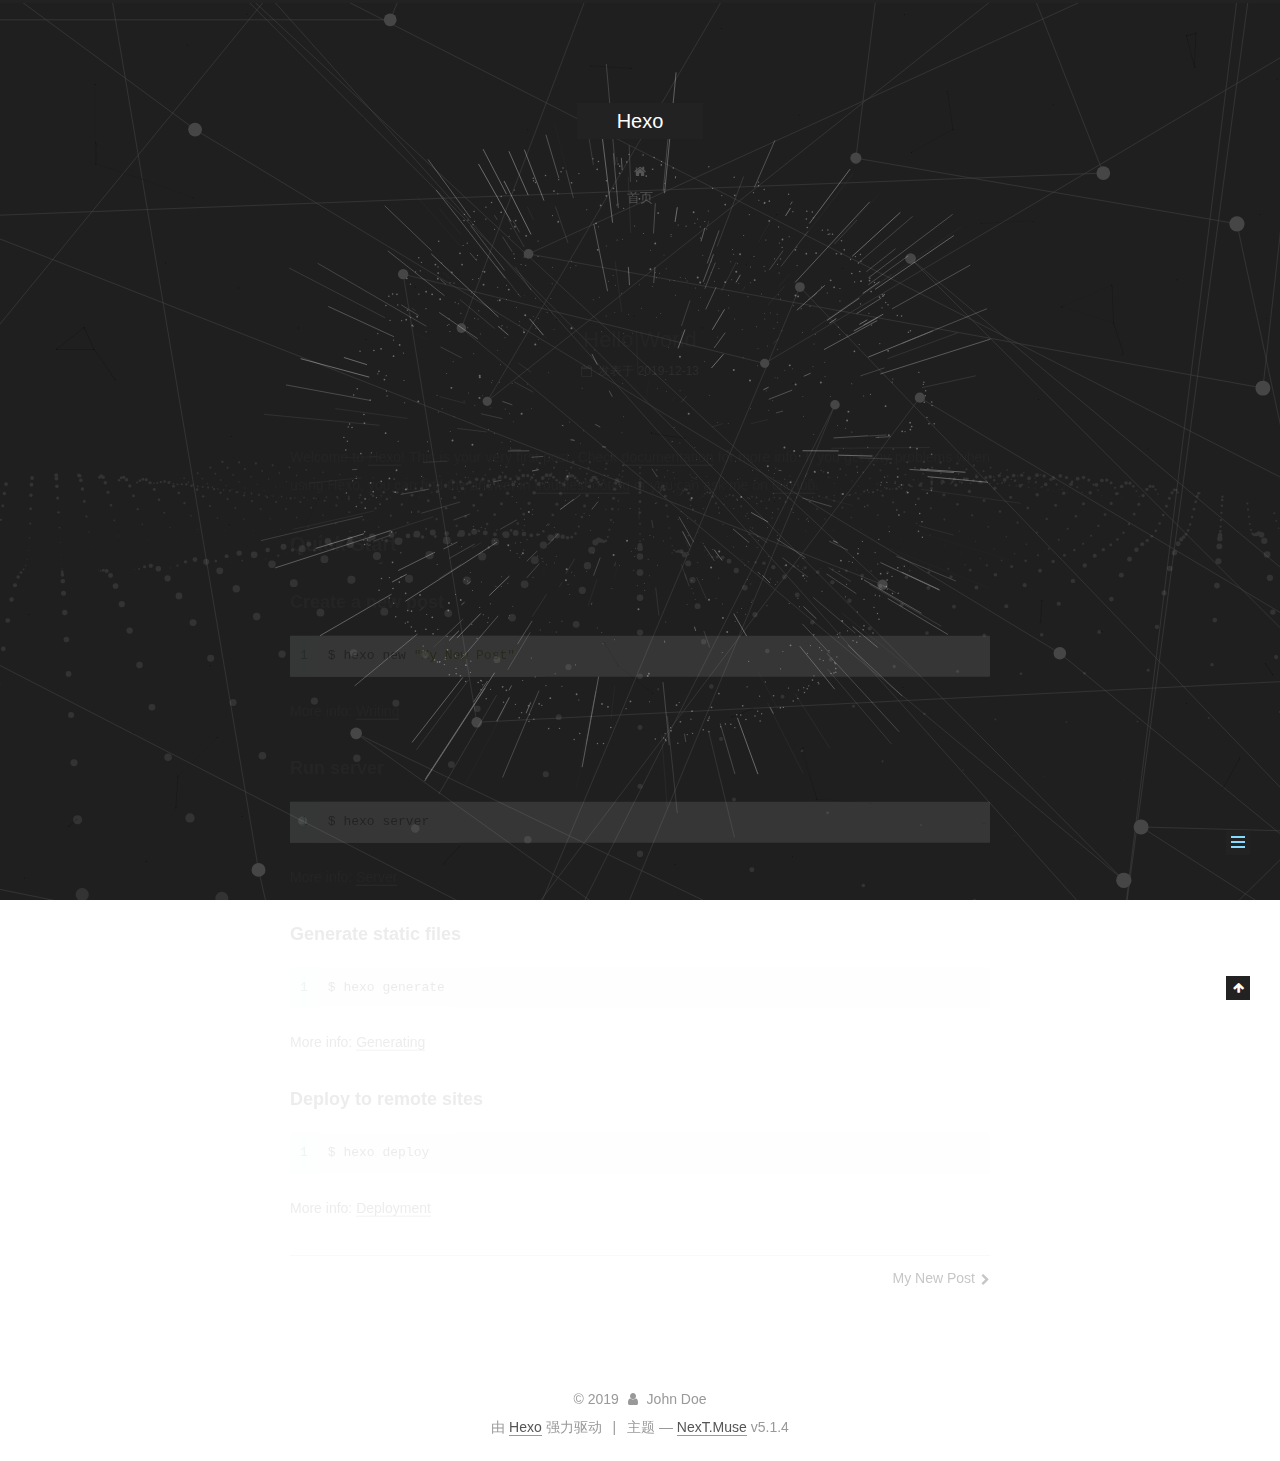
<file: 2019/12/13/hello-world/index.html>
<!DOCTYPE html>



  


<html class="theme-next muse use-motion" lang="zh-Hans">
<head>
  <meta charset="UTF-8"/>
<meta http-equiv="X-UA-Compatible" content="IE=edge" />
<meta name="viewport" content="width=device-width, initial-scale=1, maximum-scale=1"/>
<meta name="theme-color" content="#222">









<meta http-equiv="Cache-Control" content="no-transform" />
<meta http-equiv="Cache-Control" content="no-siteapp" />
















  
  
  <link href="/lib/fancybox/source/jquery.fancybox.css?v=2.1.5" rel="stylesheet" type="text/css" />







<link href="/lib/font-awesome/css/font-awesome.min.css?v=4.6.2" rel="stylesheet" type="text/css" />

<link href="/css/main.css?v=5.1.4" rel="stylesheet" type="text/css" />


  <link rel="apple-touch-icon" sizes="180x180" href="/images/apple-touch-icon-next.png?v=5.1.4">


  <link rel="icon" type="image/png" sizes="32x32" href="/images/favicon-32x32-next.png?v=5.1.4">


  <link rel="icon" type="image/png" sizes="16x16" href="/images/favicon-16x16-next.png?v=5.1.4">


  <link rel="mask-icon" href="/images/logo.svg?v=5.1.4" color="#222">





  <meta name="keywords" content="Hexo, NexT" />










<meta name="description" content="Welcome to Hexo! This is your very first post. Check documentation for more info. If you get any problems when using Hexo, you can find the answer in troubleshooting or you can ask me on GitHub. Quick">
<meta property="og:type" content="article">
<meta property="og:title" content="Hello World">
<meta property="og:url" content="http://yoursite.com/2019/12/13/hello-world/index.html">
<meta property="og:site_name" content="Hexo">
<meta property="og:description" content="Welcome to Hexo! This is your very first post. Check documentation for more info. If you get any problems when using Hexo, you can find the answer in troubleshooting or you can ask me on GitHub. Quick">
<meta property="article:published_time" content="2019-12-12T16:48:16.000Z">
<meta property="article:modified_time" content="2019-12-12T16:48:16.000Z">
<meta property="article:author" content="John Doe">
<meta name="twitter:card" content="summary">



<script type="text/javascript" id="hexo.configurations">
  var NexT = window.NexT || {};
  var CONFIG = {
    root: '/',
    scheme: 'Muse',
    version: '5.1.4',
    sidebar: {"position":"left","display":"always","offset":12,"b2t":false,"scrollpercent":false,"onmobile":false},
    fancybox: true,
    tabs: true,
    motion: {"enable":true,"async":false,"transition":{"post_block":"fadeIn","post_header":"slideDownIn","post_body":"slideDownIn","coll_header":"slideLeftIn","sidebar":"slideUpIn"}},
    duoshuo: {
      userId: '0',
      author: '博主'
    },
    algolia: {
      applicationID: '',
      apiKey: '',
      indexName: '',
      hits: {"per_page":10},
      labels: {"input_placeholder":"Search for Posts","hits_empty":"We didn't find any results for the search: ${query}","hits_stats":"${hits} results found in ${time} ms"}
    }
  };
</script>



  <link rel="canonical" href="http://yoursite.com/2019/12/13/hello-world/"/>





  <title>Hello World | Hexo</title>
  








<meta name="generator" content="Hexo 4.1.1"></head>

<body itemscope itemtype="http://schema.org/WebPage" lang="zh-Hans">

  
  
    
  

  <div class="container sidebar-position-left page-post-detail">
    <div class="headband"></div>

    <header id="header" class="header" itemscope itemtype="http://schema.org/WPHeader">
      <div class="header-inner"><div class="site-brand-wrapper">
  <div class="site-meta ">
    

    <div class="custom-logo-site-title">
      <a href="/"  class="brand" rel="start">
        <span class="logo-line-before"><i></i></span>
        <span class="site-title">Hexo</span>
        <span class="logo-line-after"><i></i></span>
      </a>
    </div>
      
        <p class="site-subtitle"></p>
      
  </div>

  <div class="site-nav-toggle">
    <button>
      <span class="btn-bar"></span>
      <span class="btn-bar"></span>
      <span class="btn-bar"></span>
    </button>
  </div>
</div>

<nav class="site-nav">
  

  
    <ul id="menu" class="menu">
      
        
        <li class="menu-item menu-item-home">
          <a href="/" rel="section">
            
              <i class="menu-item-icon fa fa-fw fa-home"></i> <br />
            
            首页
          </a>
        </li>
      

      
    </ul>
  

  
</nav>



 </div>
    </header>

    <main id="main" class="main">
      <div class="main-inner">
        <div class="content-wrap">
          <div id="content" class="content">
            

  <div id="posts" class="posts-expand">
    

  

  
  
  

  <article class="post post-type-normal" itemscope itemtype="http://schema.org/Article">
  
  
  
  <div class="post-block">
    <link itemprop="mainEntityOfPage" href="http://yoursite.com/2019/12/13/hello-world/">

    <span hidden itemprop="author" itemscope itemtype="http://schema.org/Person">
      <meta itemprop="name" content="John Doe">
      <meta itemprop="description" content="">
      <meta itemprop="image" content="/images/avatar.gif">
    </span>

    <span hidden itemprop="publisher" itemscope itemtype="http://schema.org/Organization">
      <meta itemprop="name" content="Hexo">
    </span>

    
      <header class="post-header">

        
        
          <h1 class="post-title" itemprop="name headline">Hello World</h1>
        

        <div class="post-meta">
          <span class="post-time">
            
              <span class="post-meta-item-icon">
                <i class="fa fa-calendar-o"></i>
              </span>
              
                <span class="post-meta-item-text">发表于</span>
              
              <time title="创建于" itemprop="dateCreated datePublished" datetime="2019-12-13T00:48:16+08:00">
                2019-12-13
              </time>
            

            

            
          </span>

          

          
            
          

          
          

          

          

          

        </div>
      </header>
    

    
    
    
    <div class="post-body" itemprop="articleBody">

      
      

      
        <p>Welcome to <a href="https://hexo.io/" target="_blank" rel="noopener">Hexo</a>! This is your very first post. Check <a href="https://hexo.io/docs/" target="_blank" rel="noopener">documentation</a> for more info. If you get any problems when using Hexo, you can find the answer in <a href="https://hexo.io/docs/troubleshooting.html" target="_blank" rel="noopener">troubleshooting</a> or you can ask me on <a href="https://github.com/hexojs/hexo/issues" target="_blank" rel="noopener">GitHub</a>.</p>
<h2 id="Quick-Start"><a href="#Quick-Start" class="headerlink" title="Quick Start"></a>Quick Start</h2><h3 id="Create-a-new-post"><a href="#Create-a-new-post" class="headerlink" title="Create a new post"></a>Create a new post</h3><figure class="highlight bash"><table><tr><td class="gutter"><pre><span class="line">1</span><br></pre></td><td class="code"><pre><span class="line">$ hexo new <span class="string">"My New Post"</span></span><br></pre></td></tr></table></figure>

<p>More info: <a href="https://hexo.io/docs/writing.html" target="_blank" rel="noopener">Writing</a></p>
<h3 id="Run-server"><a href="#Run-server" class="headerlink" title="Run server"></a>Run server</h3><figure class="highlight bash"><table><tr><td class="gutter"><pre><span class="line">1</span><br></pre></td><td class="code"><pre><span class="line">$ hexo server</span><br></pre></td></tr></table></figure>

<p>More info: <a href="https://hexo.io/docs/server.html" target="_blank" rel="noopener">Server</a></p>
<h3 id="Generate-static-files"><a href="#Generate-static-files" class="headerlink" title="Generate static files"></a>Generate static files</h3><figure class="highlight bash"><table><tr><td class="gutter"><pre><span class="line">1</span><br></pre></td><td class="code"><pre><span class="line">$ hexo generate</span><br></pre></td></tr></table></figure>

<p>More info: <a href="https://hexo.io/docs/generating.html" target="_blank" rel="noopener">Generating</a></p>
<h3 id="Deploy-to-remote-sites"><a href="#Deploy-to-remote-sites" class="headerlink" title="Deploy to remote sites"></a>Deploy to remote sites</h3><figure class="highlight bash"><table><tr><td class="gutter"><pre><span class="line">1</span><br></pre></td><td class="code"><pre><span class="line">$ hexo deploy</span><br></pre></td></tr></table></figure>

<p>More info: <a href="https://hexo.io/docs/one-command-deployment.html" target="_blank" rel="noopener">Deployment</a></p>

      
    </div>
    
    
    

    

    

    

    <footer class="post-footer">
      

      
      
      

      
        <div class="post-nav">
          <div class="post-nav-next post-nav-item">
            
          </div>

          <span class="post-nav-divider"></span>

          <div class="post-nav-prev post-nav-item">
            
              <a href="/2019/12/19/My-New-Post/" rel="prev" title="My New Post">
                My New Post <i class="fa fa-chevron-right"></i>
              </a>
            
          </div>
        </div>
      

      
      
    </footer>
  </div>
  
  
  
  </article>



    <div class="post-spread">
      
    </div>
  </div>


          </div>
          


          

  



        </div>
        
          
  
  <div class="sidebar-toggle">
    <div class="sidebar-toggle-line-wrap">
      <span class="sidebar-toggle-line sidebar-toggle-line-first"></span>
      <span class="sidebar-toggle-line sidebar-toggle-line-middle"></span>
      <span class="sidebar-toggle-line sidebar-toggle-line-last"></span>
    </div>
  </div>

  <aside id="sidebar" class="sidebar">
    
    <div class="sidebar-inner">

      

      
        <ul class="sidebar-nav motion-element">
          <li class="sidebar-nav-toc sidebar-nav-active" data-target="post-toc-wrap">
            文章目录
          </li>
          <li class="sidebar-nav-overview" data-target="site-overview-wrap">
            站点概览
          </li>
        </ul>
      

      <section class="site-overview-wrap sidebar-panel">
        <div class="site-overview">
          <div class="site-author motion-element" itemprop="author" itemscope itemtype="http://schema.org/Person">
            
              <p class="site-author-name" itemprop="name">John Doe</p>
              <p class="site-description motion-element" itemprop="description"></p>
          </div>

          <nav class="site-state motion-element">

            
              <div class="site-state-item site-state-posts">
              
                <a href="/archives">
              
                  <span class="site-state-item-count">6</span>
                  <span class="site-state-item-name">日志</span>
                </a>
              </div>
            

            

            

          </nav>

          

          

          
          

          
          

          

        </div>
      </section>

      
      <!--noindex-->
        <section class="post-toc-wrap motion-element sidebar-panel sidebar-panel-active">
          <div class="post-toc">

            
              
            

            
              <div class="post-toc-content"><ol class="nav"><li class="nav-item nav-level-2"><a class="nav-link" href="#Quick-Start"><span class="nav-number">1.</span> <span class="nav-text">Quick Start</span></a><ol class="nav-child"><li class="nav-item nav-level-3"><a class="nav-link" href="#Create-a-new-post"><span class="nav-number">1.1.</span> <span class="nav-text">Create a new post</span></a></li><li class="nav-item nav-level-3"><a class="nav-link" href="#Run-server"><span class="nav-number">1.2.</span> <span class="nav-text">Run server</span></a></li><li class="nav-item nav-level-3"><a class="nav-link" href="#Generate-static-files"><span class="nav-number">1.3.</span> <span class="nav-text">Generate static files</span></a></li><li class="nav-item nav-level-3"><a class="nav-link" href="#Deploy-to-remote-sites"><span class="nav-number">1.4.</span> <span class="nav-text">Deploy to remote sites</span></a></li></ol></li></ol></div>
            

          </div>
        </section>
      <!--/noindex-->
      

      

    </div>
  </aside>


        
      </div>
    </main>

    <footer id="footer" class="footer">
      <div class="footer-inner">
        <div class="copyright">&copy; <span itemprop="copyrightYear">2019</span>
  <span class="with-love">
    <i class="fa fa-user"></i>
  </span>
  <span class="author" itemprop="copyrightHolder">John Doe</span>

  
</div>


  <div class="powered-by">由 <a class="theme-link" target="_blank" href="https://hexo.io">Hexo</a> 强力驱动</div>



  <span class="post-meta-divider">|</span>



  <div class="theme-info">主题 &mdash; <a class="theme-link" target="_blank" href="https://github.com/iissnan/hexo-theme-next">NexT.Muse</a> v5.1.4</div>




        







        
      </div>
    </footer>

    
      <div class="back-to-top">
        <i class="fa fa-arrow-up"></i>
        
      </div>
    

    

  </div>

  

<script type="text/javascript">
  if (Object.prototype.toString.call(window.Promise) !== '[object Function]') {
    window.Promise = null;
  }
</script>









  


  



  
  



  
  



  
  





  
  
    <script type="text/javascript" src="/lib/jquery/index.js?v=2.1.3"></script>
  

  
  
    <script type="text/javascript" src="/lib/fastclick/lib/fastclick.min.js?v=1.0.6"></script>
  

  
  
    <script type="text/javascript" src="/lib/jquery_lazyload/jquery.lazyload.js?v=1.9.7"></script>
  

  
  
    <script type="text/javascript" src="/lib/velocity/velocity.min.js?v=1.2.1"></script>
  

  
  
    <script type="text/javascript" src="/lib/velocity/velocity.ui.min.js?v=1.2.1"></script>
  

  
  
    <script type="text/javascript" src="/lib/fancybox/source/jquery.fancybox.pack.js?v=2.1.5"></script>
  

  
  
    <script type="text/javascript" src="/lib/canvas-nest/canvas-nest.min.js"></script>
  

  
  
    <script type="text/javascript" src="/lib/three/three.min.js"></script>
  

  
  
    <script type="text/javascript" src="/lib/three/three-waves.min.js"></script>
  

  
  
    <script type="text/javascript" src="/lib/three/canvas_lines.min.js"></script>
  

  
  
    <script type="text/javascript" src="/lib/three/canvas_sphere.min.js"></script>
  


  


  <script type="text/javascript" src="/js/src/utils.js?v=5.1.4"></script>

  <script type="text/javascript" src="/js/src/motion.js?v=5.1.4"></script>



  
  

  
  <script type="text/javascript" src="/js/src/scrollspy.js?v=5.1.4"></script>
<script type="text/javascript" src="/js/src/post-details.js?v=5.1.4"></script>



  


  <script type="text/javascript" src="/js/src/bootstrap.js?v=5.1.4"></script>



  


  




	





  





  












  





  

  

  

  
  

  

  

  

</body>
</html>
</file>
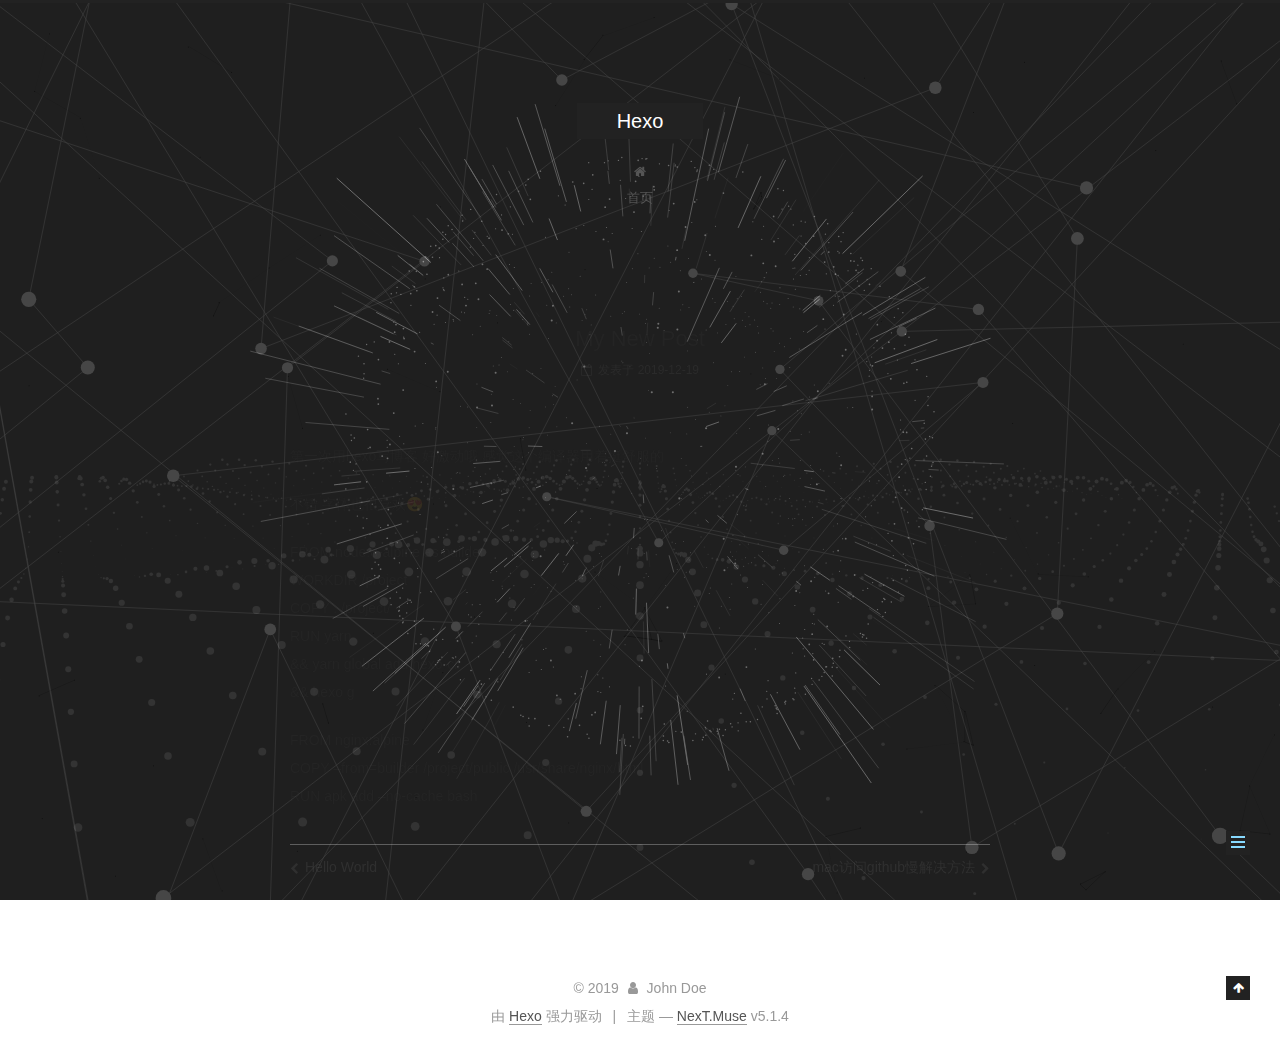
<file: 2019/12/19/My-New-Post/index.html>
<!DOCTYPE html>



  


<html class="theme-next muse use-motion" lang="zh-Hans">
<head>
  <meta charset="UTF-8"/>
<meta http-equiv="X-UA-Compatible" content="IE=edge" />
<meta name="viewport" content="width=device-width, initial-scale=1, maximum-scale=1"/>
<meta name="theme-color" content="#222">









<meta http-equiv="Cache-Control" content="no-transform" />
<meta http-equiv="Cache-Control" content="no-siteapp" />
















  
  
  <link href="/lib/fancybox/source/jquery.fancybox.css?v=2.1.5" rel="stylesheet" type="text/css" />







<link href="/lib/font-awesome/css/font-awesome.min.css?v=4.6.2" rel="stylesheet" type="text/css" />

<link href="/css/main.css?v=5.1.4" rel="stylesheet" type="text/css" />


  <link rel="apple-touch-icon" sizes="180x180" href="/images/apple-touch-icon-next.png?v=5.1.4">


  <link rel="icon" type="image/png" sizes="32x32" href="/images/favicon-32x32-next.png?v=5.1.4">


  <link rel="icon" type="image/png" sizes="16x16" href="/images/favicon-16x16-next.png?v=5.1.4">


  <link rel="mask-icon" href="/images/logo.svg?v=5.1.4" color="#222">





  <meta name="keywords" content="Hexo, NexT" />










<meta name="description" content="第一次用hexo写博客 好激动哦 感觉这个编译器用着挺舒服的 不错 字体也很喜欢😍 FROM node:8-alpine as builderWORKDIR &#x2F;projectCOPY . &#x2F;project&#x2F;RUN yarn     &amp;&amp; yarn global add hexo-cli     &amp;&amp; hexo g FROM nginx:alpineCOPY –fr">
<meta property="og:type" content="article">
<meta property="og:title" content="My New Post">
<meta property="og:url" content="http://yoursite.com/2019/12/19/My-New-Post/index.html">
<meta property="og:site_name" content="Hexo">
<meta property="og:description" content="第一次用hexo写博客 好激动哦 感觉这个编译器用着挺舒服的 不错 字体也很喜欢😍 FROM node:8-alpine as builderWORKDIR &#x2F;projectCOPY . &#x2F;project&#x2F;RUN yarn     &amp;&amp; yarn global add hexo-cli     &amp;&amp; hexo g FROM nginx:alpineCOPY –fr">
<meta property="article:published_time" content="2019-12-19T15:19:54.000Z">
<meta property="article:modified_time" content="2019-12-20T04:13:45.796Z">
<meta property="article:author" content="John Doe">
<meta name="twitter:card" content="summary">



<script type="text/javascript" id="hexo.configurations">
  var NexT = window.NexT || {};
  var CONFIG = {
    root: '/',
    scheme: 'Muse',
    version: '5.1.4',
    sidebar: {"position":"left","display":"always","offset":12,"b2t":false,"scrollpercent":false,"onmobile":false},
    fancybox: true,
    tabs: true,
    motion: {"enable":true,"async":false,"transition":{"post_block":"fadeIn","post_header":"slideDownIn","post_body":"slideDownIn","coll_header":"slideLeftIn","sidebar":"slideUpIn"}},
    duoshuo: {
      userId: '0',
      author: '博主'
    },
    algolia: {
      applicationID: '',
      apiKey: '',
      indexName: '',
      hits: {"per_page":10},
      labels: {"input_placeholder":"Search for Posts","hits_empty":"We didn't find any results for the search: ${query}","hits_stats":"${hits} results found in ${time} ms"}
    }
  };
</script>



  <link rel="canonical" href="http://yoursite.com/2019/12/19/My-New-Post/"/>





  <title>My New Post | Hexo</title>
  








<meta name="generator" content="Hexo 4.1.1"></head>

<body itemscope itemtype="http://schema.org/WebPage" lang="zh-Hans">

  
  
    
  

  <div class="container sidebar-position-left page-post-detail">
    <div class="headband"></div>

    <header id="header" class="header" itemscope itemtype="http://schema.org/WPHeader">
      <div class="header-inner"><div class="site-brand-wrapper">
  <div class="site-meta ">
    

    <div class="custom-logo-site-title">
      <a href="/"  class="brand" rel="start">
        <span class="logo-line-before"><i></i></span>
        <span class="site-title">Hexo</span>
        <span class="logo-line-after"><i></i></span>
      </a>
    </div>
      
        <p class="site-subtitle"></p>
      
  </div>

  <div class="site-nav-toggle">
    <button>
      <span class="btn-bar"></span>
      <span class="btn-bar"></span>
      <span class="btn-bar"></span>
    </button>
  </div>
</div>

<nav class="site-nav">
  

  
    <ul id="menu" class="menu">
      
        
        <li class="menu-item menu-item-home">
          <a href="/" rel="section">
            
              <i class="menu-item-icon fa fa-fw fa-home"></i> <br />
            
            首页
          </a>
        </li>
      

      
    </ul>
  

  
</nav>



 </div>
    </header>

    <main id="main" class="main">
      <div class="main-inner">
        <div class="content-wrap">
          <div id="content" class="content">
            

  <div id="posts" class="posts-expand">
    

  

  
  
  

  <article class="post post-type-normal" itemscope itemtype="http://schema.org/Article">
  
  
  
  <div class="post-block">
    <link itemprop="mainEntityOfPage" href="http://yoursite.com/2019/12/19/My-New-Post/">

    <span hidden itemprop="author" itemscope itemtype="http://schema.org/Person">
      <meta itemprop="name" content="John Doe">
      <meta itemprop="description" content="">
      <meta itemprop="image" content="/images/avatar.gif">
    </span>

    <span hidden itemprop="publisher" itemscope itemtype="http://schema.org/Organization">
      <meta itemprop="name" content="Hexo">
    </span>

    
      <header class="post-header">

        
        
          <h1 class="post-title" itemprop="name headline">My New Post</h1>
        

        <div class="post-meta">
          <span class="post-time">
            
              <span class="post-meta-item-icon">
                <i class="fa fa-calendar-o"></i>
              </span>
              
                <span class="post-meta-item-text">发表于</span>
              
              <time title="创建于" itemprop="dateCreated datePublished" datetime="2019-12-19T23:19:54+08:00">
                2019-12-19
              </time>
            

            

            
          </span>

          

          
            
          

          
          

          

          

          

        </div>
      </header>
    

    
    
    
    <div class="post-body" itemprop="articleBody">

      
      

      
        <p>第一次用hexo写博客 好激动哦 感觉这个编译器用着挺舒服的</p>
<p>不错 字体也很喜欢😍</p>
<p>FROM node:8-alpine as builder<br>WORKDIR /project<br>COPY . /project/<br>RUN yarn <br>    &amp;&amp; yarn global add hexo-cli <br>    &amp;&amp; hexo g</p>
<p>FROM nginx:alpine<br>COPY –from=builder /project/public /usr/share/nginx/html<br>RUN apk add –no-cache bash</p>

      
    </div>
    
    
    

    

    

    

    <footer class="post-footer">
      

      
      
      

      
        <div class="post-nav">
          <div class="post-nav-next post-nav-item">
            
              <a href="/2019/12/13/hello-world/" rel="next" title="Hello World">
                <i class="fa fa-chevron-left"></i> Hello World
              </a>
            
          </div>

          <span class="post-nav-divider"></span>

          <div class="post-nav-prev post-nav-item">
            
              <a href="/2019/12/20/mac%E8%AE%BF%E9%97%AEgithub%E6%85%A2%E8%A7%A3%E5%86%B3%E6%96%B9%E6%B3%95/" rel="prev" title="mac访问github慢解决方法">
                mac访问github慢解决方法 <i class="fa fa-chevron-right"></i>
              </a>
            
          </div>
        </div>
      

      
      
    </footer>
  </div>
  
  
  
  </article>



    <div class="post-spread">
      
    </div>
  </div>


          </div>
          


          

  



        </div>
        
          
  
  <div class="sidebar-toggle">
    <div class="sidebar-toggle-line-wrap">
      <span class="sidebar-toggle-line sidebar-toggle-line-first"></span>
      <span class="sidebar-toggle-line sidebar-toggle-line-middle"></span>
      <span class="sidebar-toggle-line sidebar-toggle-line-last"></span>
    </div>
  </div>

  <aside id="sidebar" class="sidebar">
    
    <div class="sidebar-inner">

      

      

      <section class="site-overview-wrap sidebar-panel sidebar-panel-active">
        <div class="site-overview">
          <div class="site-author motion-element" itemprop="author" itemscope itemtype="http://schema.org/Person">
            
              <p class="site-author-name" itemprop="name">John Doe</p>
              <p class="site-description motion-element" itemprop="description"></p>
          </div>

          <nav class="site-state motion-element">

            
              <div class="site-state-item site-state-posts">
              
                <a href="/archives">
              
                  <span class="site-state-item-count">6</span>
                  <span class="site-state-item-name">日志</span>
                </a>
              </div>
            

            

            

          </nav>

          

          

          
          

          
          

          

        </div>
      </section>

      

      

    </div>
  </aside>


        
      </div>
    </main>

    <footer id="footer" class="footer">
      <div class="footer-inner">
        <div class="copyright">&copy; <span itemprop="copyrightYear">2019</span>
  <span class="with-love">
    <i class="fa fa-user"></i>
  </span>
  <span class="author" itemprop="copyrightHolder">John Doe</span>

  
</div>


  <div class="powered-by">由 <a class="theme-link" target="_blank" href="https://hexo.io">Hexo</a> 强力驱动</div>



  <span class="post-meta-divider">|</span>



  <div class="theme-info">主题 &mdash; <a class="theme-link" target="_blank" href="https://github.com/iissnan/hexo-theme-next">NexT.Muse</a> v5.1.4</div>




        







        
      </div>
    </footer>

    
      <div class="back-to-top">
        <i class="fa fa-arrow-up"></i>
        
      </div>
    

    

  </div>

  

<script type="text/javascript">
  if (Object.prototype.toString.call(window.Promise) !== '[object Function]') {
    window.Promise = null;
  }
</script>









  


  



  
  



  
  



  
  





  
  
    <script type="text/javascript" src="/lib/jquery/index.js?v=2.1.3"></script>
  

  
  
    <script type="text/javascript" src="/lib/fastclick/lib/fastclick.min.js?v=1.0.6"></script>
  

  
  
    <script type="text/javascript" src="/lib/jquery_lazyload/jquery.lazyload.js?v=1.9.7"></script>
  

  
  
    <script type="text/javascript" src="/lib/velocity/velocity.min.js?v=1.2.1"></script>
  

  
  
    <script type="text/javascript" src="/lib/velocity/velocity.ui.min.js?v=1.2.1"></script>
  

  
  
    <script type="text/javascript" src="/lib/fancybox/source/jquery.fancybox.pack.js?v=2.1.5"></script>
  

  
  
    <script type="text/javascript" src="/lib/canvas-nest/canvas-nest.min.js"></script>
  

  
  
    <script type="text/javascript" src="/lib/three/three.min.js"></script>
  

  
  
    <script type="text/javascript" src="/lib/three/three-waves.min.js"></script>
  

  
  
    <script type="text/javascript" src="/lib/three/canvas_lines.min.js"></script>
  

  
  
    <script type="text/javascript" src="/lib/three/canvas_sphere.min.js"></script>
  


  


  <script type="text/javascript" src="/js/src/utils.js?v=5.1.4"></script>

  <script type="text/javascript" src="/js/src/motion.js?v=5.1.4"></script>



  
  

  
  <script type="text/javascript" src="/js/src/scrollspy.js?v=5.1.4"></script>
<script type="text/javascript" src="/js/src/post-details.js?v=5.1.4"></script>



  


  <script type="text/javascript" src="/js/src/bootstrap.js?v=5.1.4"></script>



  


  




	





  





  












  





  

  

  

  
  

  

  

  

</body>
</html>
</file>
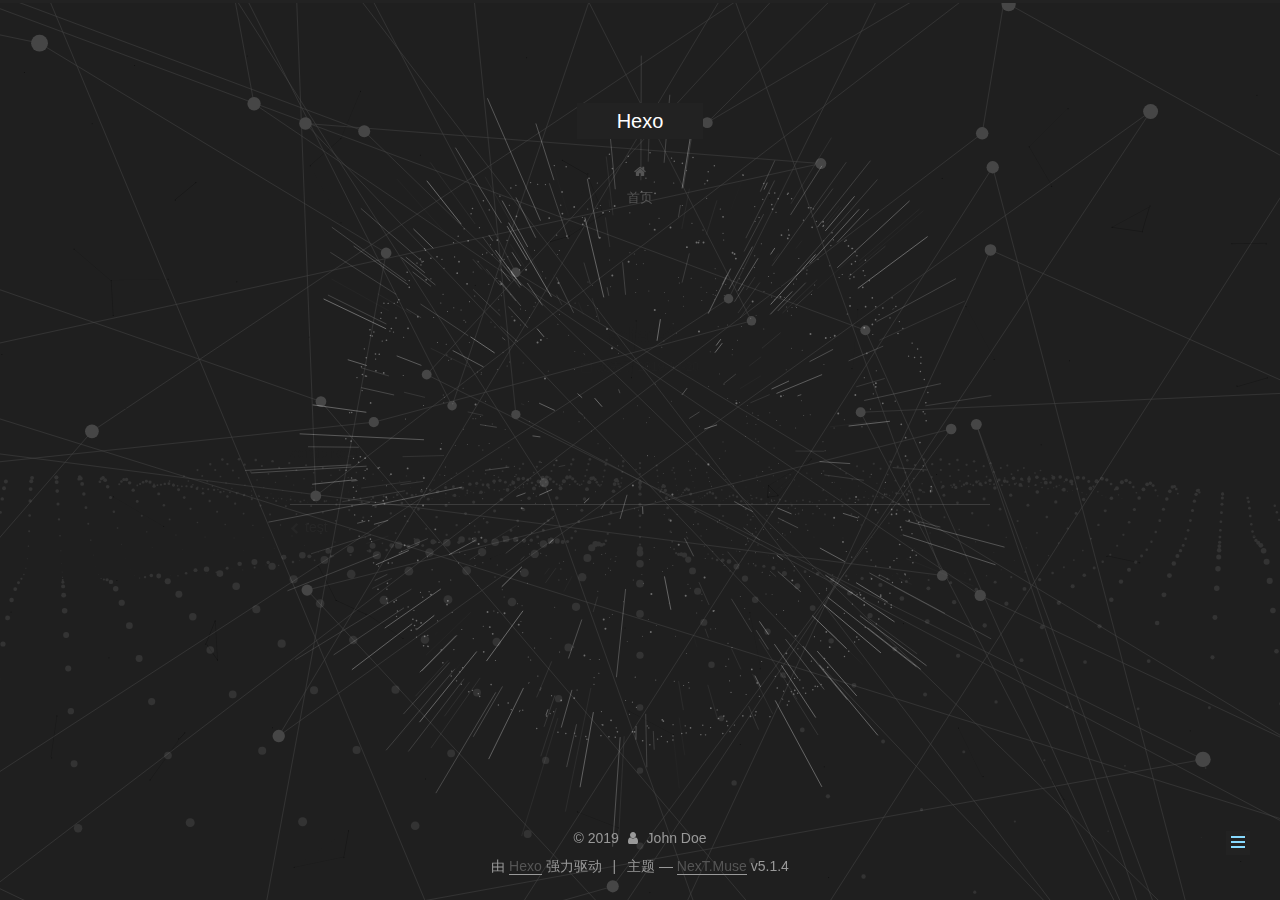
<file: 2019/12/20/adfafaf/index.html>
<!DOCTYPE html>



  


<html class="theme-next muse use-motion" lang="zh-Hans">
<head>
  <meta charset="UTF-8"/>
<meta http-equiv="X-UA-Compatible" content="IE=edge" />
<meta name="viewport" content="width=device-width, initial-scale=1, maximum-scale=1"/>
<meta name="theme-color" content="#222">









<meta http-equiv="Cache-Control" content="no-transform" />
<meta http-equiv="Cache-Control" content="no-siteapp" />
















  
  
  <link href="/lib/fancybox/source/jquery.fancybox.css?v=2.1.5" rel="stylesheet" type="text/css" />







<link href="/lib/font-awesome/css/font-awesome.min.css?v=4.6.2" rel="stylesheet" type="text/css" />

<link href="/css/main.css?v=5.1.4" rel="stylesheet" type="text/css" />


  <link rel="apple-touch-icon" sizes="180x180" href="/images/apple-touch-icon-next.png?v=5.1.4">


  <link rel="icon" type="image/png" sizes="32x32" href="/images/favicon-32x32-next.png?v=5.1.4">


  <link rel="icon" type="image/png" sizes="16x16" href="/images/favicon-16x16-next.png?v=5.1.4">


  <link rel="mask-icon" href="/images/logo.svg?v=5.1.4" color="#222">





  <meta name="keywords" content="Hexo, NexT" />










<meta name="description" content="adfafafsdaf">
<meta property="og:type" content="article">
<meta property="og:title" content="adfafaf">
<meta property="og:url" content="http://yoursite.com/2019/12/20/adfafaf/index.html">
<meta property="og:site_name" content="Hexo">
<meta property="og:description" content="adfafafsdaf">
<meta property="article:published_time" content="2019-12-20T09:21:00.000Z">
<meta property="article:modified_time" content="2019-12-20T09:22:10.320Z">
<meta property="article:author" content="John Doe">
<meta name="twitter:card" content="summary">



<script type="text/javascript" id="hexo.configurations">
  var NexT = window.NexT || {};
  var CONFIG = {
    root: '/',
    scheme: 'Muse',
    version: '5.1.4',
    sidebar: {"position":"left","display":"always","offset":12,"b2t":false,"scrollpercent":false,"onmobile":false},
    fancybox: true,
    tabs: true,
    motion: {"enable":true,"async":false,"transition":{"post_block":"fadeIn","post_header":"slideDownIn","post_body":"slideDownIn","coll_header":"slideLeftIn","sidebar":"slideUpIn"}},
    duoshuo: {
      userId: '0',
      author: '博主'
    },
    algolia: {
      applicationID: '',
      apiKey: '',
      indexName: '',
      hits: {"per_page":10},
      labels: {"input_placeholder":"Search for Posts","hits_empty":"We didn't find any results for the search: ${query}","hits_stats":"${hits} results found in ${time} ms"}
    }
  };
</script>



  <link rel="canonical" href="http://yoursite.com/2019/12/20/adfafaf/"/>





  <title>adfafaf | Hexo</title>
  








<meta name="generator" content="Hexo 4.1.1"></head>

<body itemscope itemtype="http://schema.org/WebPage" lang="zh-Hans">

  
  
    
  

  <div class="container sidebar-position-left page-post-detail">
    <div class="headband"></div>

    <header id="header" class="header" itemscope itemtype="http://schema.org/WPHeader">
      <div class="header-inner"><div class="site-brand-wrapper">
  <div class="site-meta ">
    

    <div class="custom-logo-site-title">
      <a href="/"  class="brand" rel="start">
        <span class="logo-line-before"><i></i></span>
        <span class="site-title">Hexo</span>
        <span class="logo-line-after"><i></i></span>
      </a>
    </div>
      
        <p class="site-subtitle"></p>
      
  </div>

  <div class="site-nav-toggle">
    <button>
      <span class="btn-bar"></span>
      <span class="btn-bar"></span>
      <span class="btn-bar"></span>
    </button>
  </div>
</div>

<nav class="site-nav">
  

  
    <ul id="menu" class="menu">
      
        
        <li class="menu-item menu-item-home">
          <a href="/" rel="section">
            
              <i class="menu-item-icon fa fa-fw fa-home"></i> <br />
            
            首页
          </a>
        </li>
      

      
    </ul>
  

  
</nav>



 </div>
    </header>

    <main id="main" class="main">
      <div class="main-inner">
        <div class="content-wrap">
          <div id="content" class="content">
            

  <div id="posts" class="posts-expand">
    

  

  
  
  

  <article class="post post-type-normal" itemscope itemtype="http://schema.org/Article">
  
  
  
  <div class="post-block">
    <link itemprop="mainEntityOfPage" href="http://yoursite.com/2019/12/20/adfafaf/">

    <span hidden itemprop="author" itemscope itemtype="http://schema.org/Person">
      <meta itemprop="name" content="John Doe">
      <meta itemprop="description" content="">
      <meta itemprop="image" content="/images/avatar.gif">
    </span>

    <span hidden itemprop="publisher" itemscope itemtype="http://schema.org/Organization">
      <meta itemprop="name" content="Hexo">
    </span>

    
      <header class="post-header">

        
        
          <h1 class="post-title" itemprop="name headline">adfafaf</h1>
        

        <div class="post-meta">
          <span class="post-time">
            
              <span class="post-meta-item-icon">
                <i class="fa fa-calendar-o"></i>
              </span>
              
                <span class="post-meta-item-text">发表于</span>
              
              <time title="创建于" itemprop="dateCreated datePublished" datetime="2019-12-20T17:21:00+08:00">
                2019-12-20
              </time>
            

            

            
          </span>

          

          
            
          

          
          

          

          

          

        </div>
      </header>
    

    
    
    
    <div class="post-body" itemprop="articleBody">

      
      

      
        <p>adfafafsdaf</p>

      
    </div>
    
    
    

    

    

    

    <footer class="post-footer">
      

      
      
      

      
        <div class="post-nav">
          <div class="post-nav-next post-nav-item">
            
              <a href="/2019/12/20/test/" rel="next" title="test">
                <i class="fa fa-chevron-left"></i> test
              </a>
            
          </div>

          <span class="post-nav-divider"></span>

          <div class="post-nav-prev post-nav-item">
            
          </div>
        </div>
      

      
      
    </footer>
  </div>
  
  
  
  </article>



    <div class="post-spread">
      
    </div>
  </div>


          </div>
          


          

  



        </div>
        
          
  
  <div class="sidebar-toggle">
    <div class="sidebar-toggle-line-wrap">
      <span class="sidebar-toggle-line sidebar-toggle-line-first"></span>
      <span class="sidebar-toggle-line sidebar-toggle-line-middle"></span>
      <span class="sidebar-toggle-line sidebar-toggle-line-last"></span>
    </div>
  </div>

  <aside id="sidebar" class="sidebar">
    
    <div class="sidebar-inner">

      

      

      <section class="site-overview-wrap sidebar-panel sidebar-panel-active">
        <div class="site-overview">
          <div class="site-author motion-element" itemprop="author" itemscope itemtype="http://schema.org/Person">
            
              <p class="site-author-name" itemprop="name">John Doe</p>
              <p class="site-description motion-element" itemprop="description"></p>
          </div>

          <nav class="site-state motion-element">

            
              <div class="site-state-item site-state-posts">
              
                <a href="/archives">
              
                  <span class="site-state-item-count">6</span>
                  <span class="site-state-item-name">日志</span>
                </a>
              </div>
            

            

            

          </nav>

          

          

          
          

          
          

          

        </div>
      </section>

      

      

    </div>
  </aside>


        
      </div>
    </main>

    <footer id="footer" class="footer">
      <div class="footer-inner">
        <div class="copyright">&copy; <span itemprop="copyrightYear">2019</span>
  <span class="with-love">
    <i class="fa fa-user"></i>
  </span>
  <span class="author" itemprop="copyrightHolder">John Doe</span>

  
</div>


  <div class="powered-by">由 <a class="theme-link" target="_blank" href="https://hexo.io">Hexo</a> 强力驱动</div>



  <span class="post-meta-divider">|</span>



  <div class="theme-info">主题 &mdash; <a class="theme-link" target="_blank" href="https://github.com/iissnan/hexo-theme-next">NexT.Muse</a> v5.1.4</div>




        







        
      </div>
    </footer>

    
      <div class="back-to-top">
        <i class="fa fa-arrow-up"></i>
        
      </div>
    

    

  </div>

  

<script type="text/javascript">
  if (Object.prototype.toString.call(window.Promise) !== '[object Function]') {
    window.Promise = null;
  }
</script>









  


  



  
  



  
  



  
  





  
  
    <script type="text/javascript" src="/lib/jquery/index.js?v=2.1.3"></script>
  

  
  
    <script type="text/javascript" src="/lib/fastclick/lib/fastclick.min.js?v=1.0.6"></script>
  

  
  
    <script type="text/javascript" src="/lib/jquery_lazyload/jquery.lazyload.js?v=1.9.7"></script>
  

  
  
    <script type="text/javascript" src="/lib/velocity/velocity.min.js?v=1.2.1"></script>
  

  
  
    <script type="text/javascript" src="/lib/velocity/velocity.ui.min.js?v=1.2.1"></script>
  

  
  
    <script type="text/javascript" src="/lib/fancybox/source/jquery.fancybox.pack.js?v=2.1.5"></script>
  

  
  
    <script type="text/javascript" src="/lib/canvas-nest/canvas-nest.min.js"></script>
  

  
  
    <script type="text/javascript" src="/lib/three/three.min.js"></script>
  

  
  
    <script type="text/javascript" src="/lib/three/three-waves.min.js"></script>
  

  
  
    <script type="text/javascript" src="/lib/three/canvas_lines.min.js"></script>
  

  
  
    <script type="text/javascript" src="/lib/three/canvas_sphere.min.js"></script>
  


  


  <script type="text/javascript" src="/js/src/utils.js?v=5.1.4"></script>

  <script type="text/javascript" src="/js/src/motion.js?v=5.1.4"></script>



  
  

  
  <script type="text/javascript" src="/js/src/scrollspy.js?v=5.1.4"></script>
<script type="text/javascript" src="/js/src/post-details.js?v=5.1.4"></script>



  


  <script type="text/javascript" src="/js/src/bootstrap.js?v=5.1.4"></script>



  


  




	





  





  












  





  

  

  

  
  

  

  

  

</body>
</html>
</file>
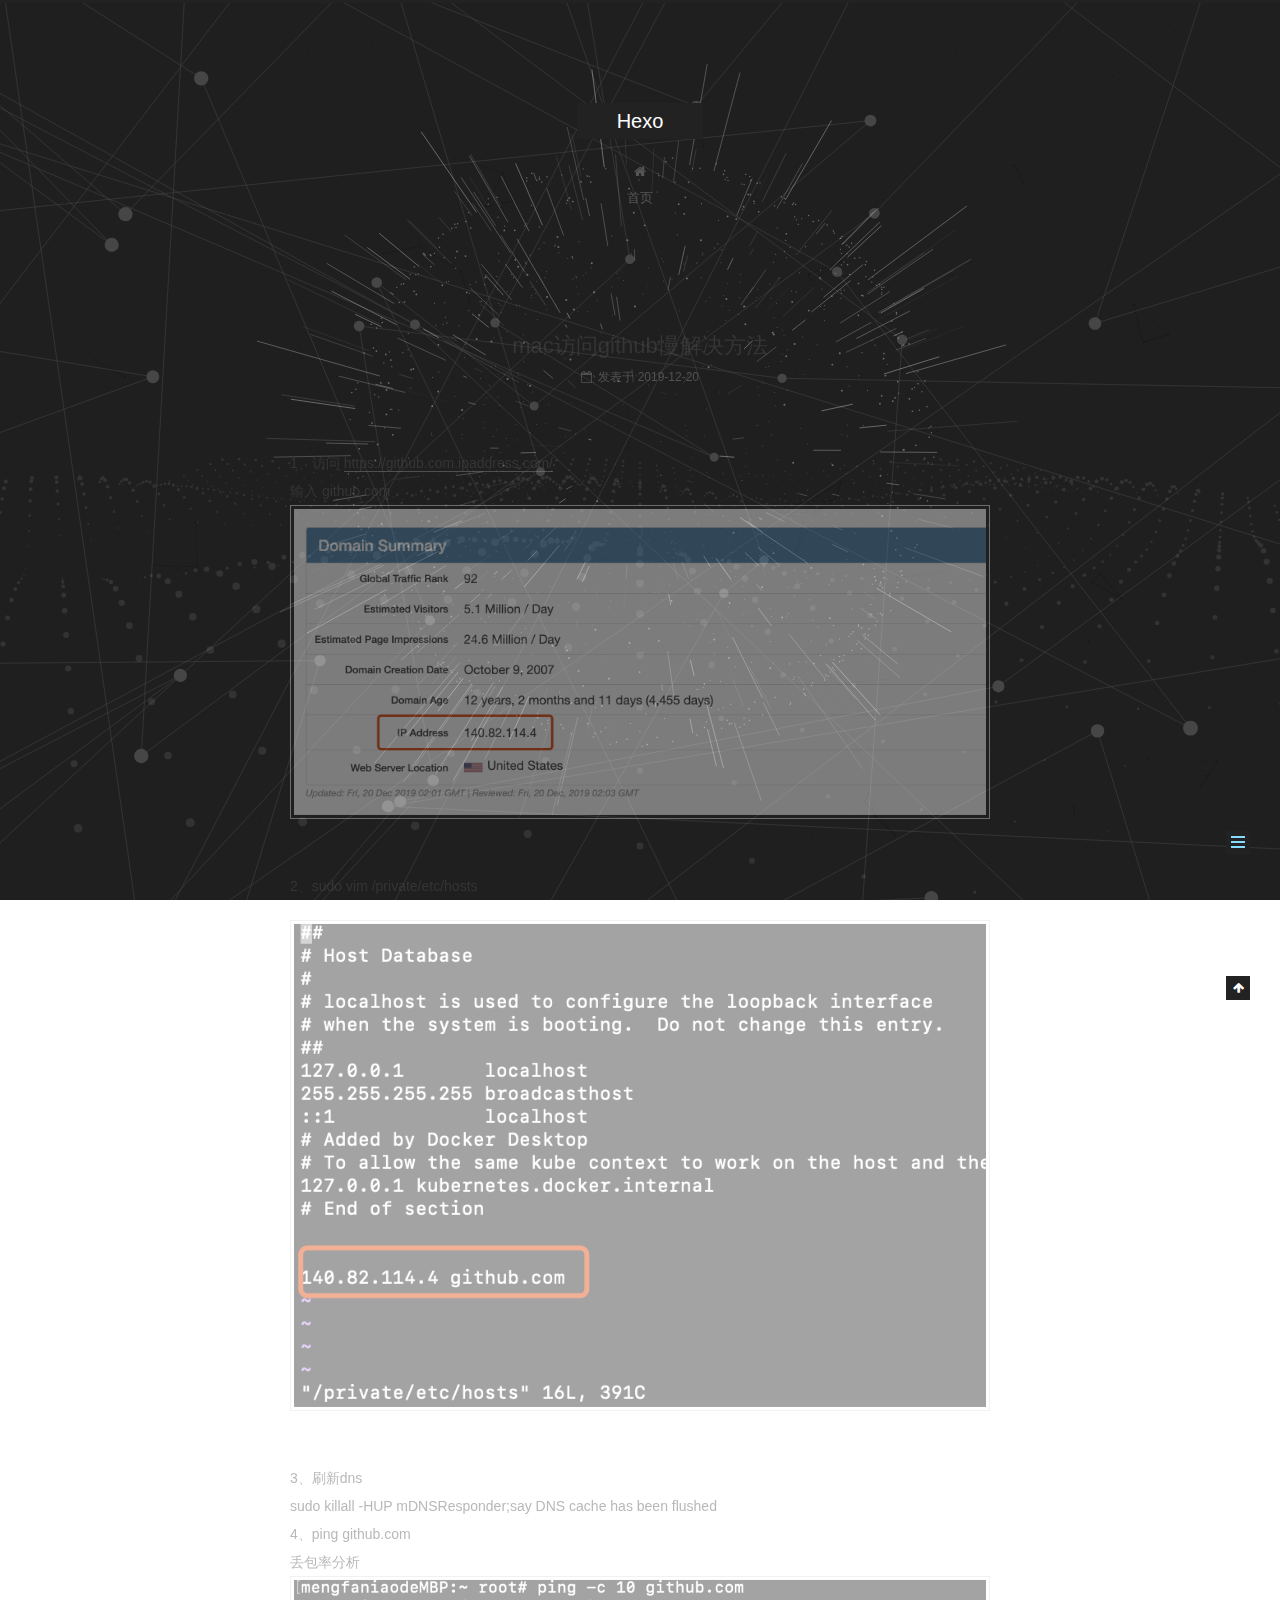
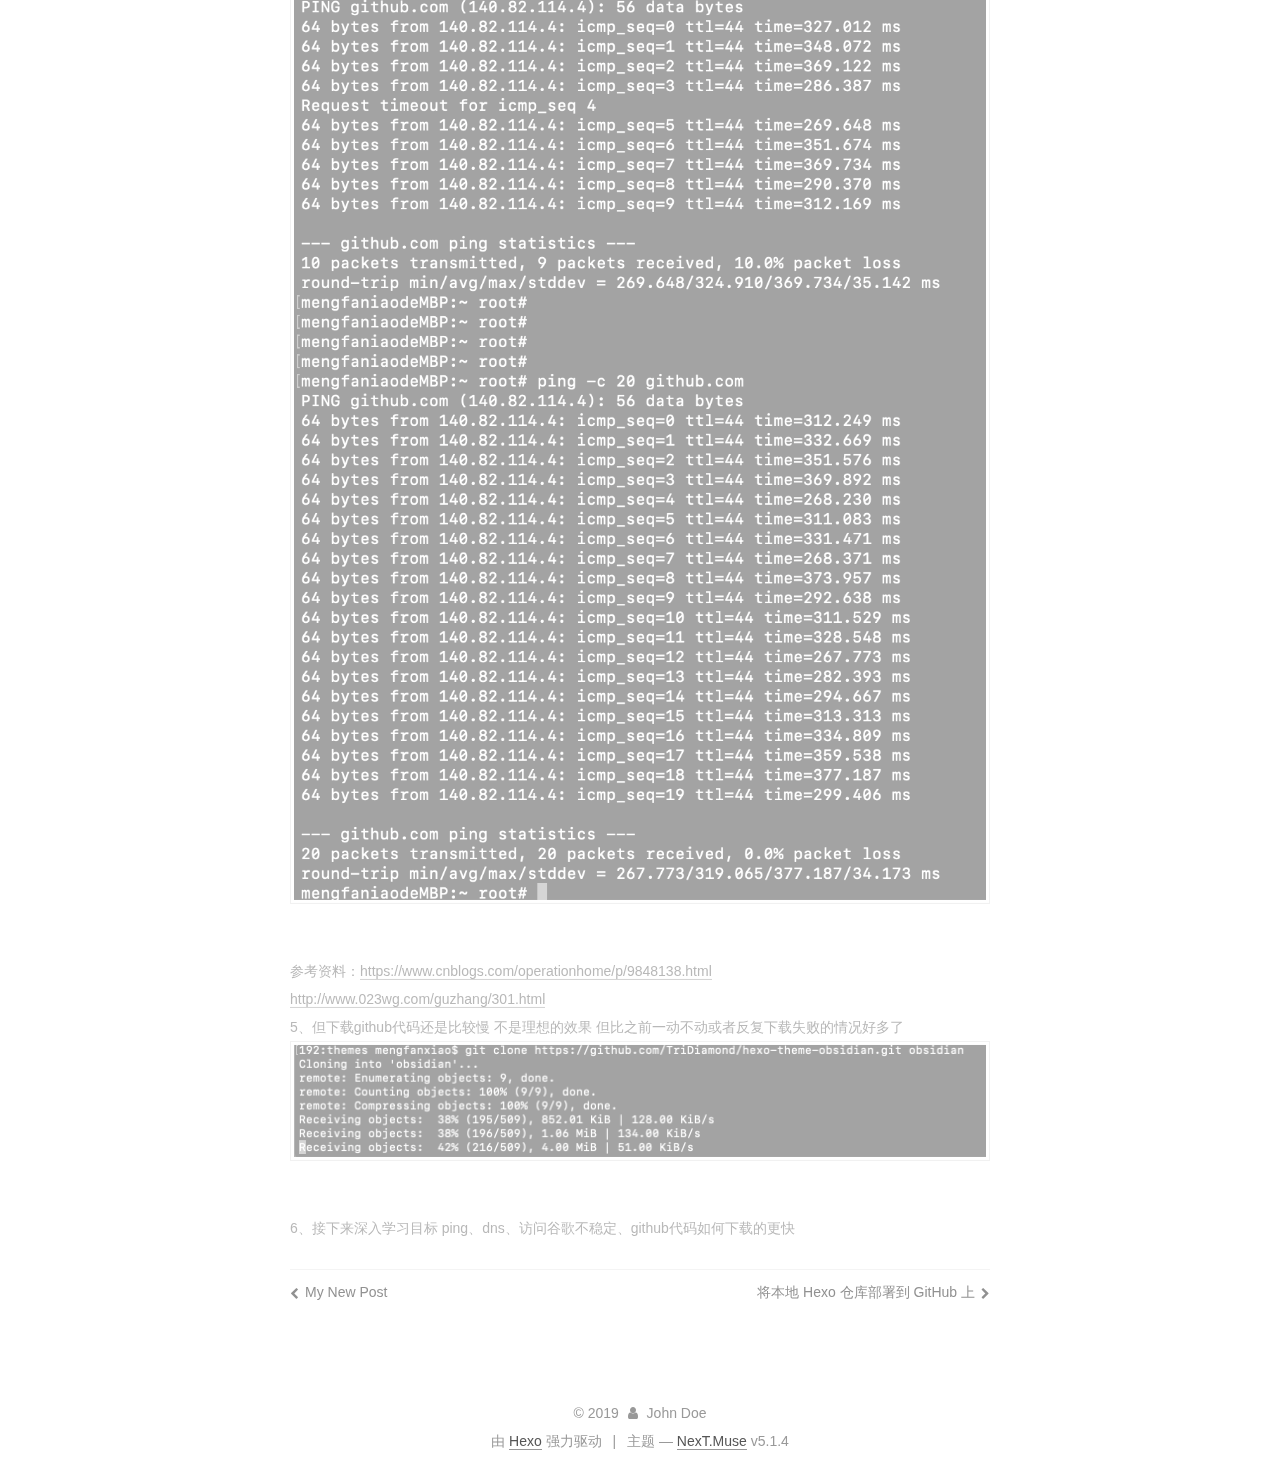
<file: 2019/12/20/mac访问github慢解决方法/index.html>
<!DOCTYPE html>



  


<html class="theme-next muse use-motion" lang="zh-Hans">
<head>
  <meta charset="UTF-8"/>
<meta http-equiv="X-UA-Compatible" content="IE=edge" />
<meta name="viewport" content="width=device-width, initial-scale=1, maximum-scale=1"/>
<meta name="theme-color" content="#222">









<meta http-equiv="Cache-Control" content="no-transform" />
<meta http-equiv="Cache-Control" content="no-siteapp" />
















  
  
  <link href="/lib/fancybox/source/jquery.fancybox.css?v=2.1.5" rel="stylesheet" type="text/css" />







<link href="/lib/font-awesome/css/font-awesome.min.css?v=4.6.2" rel="stylesheet" type="text/css" />

<link href="/css/main.css?v=5.1.4" rel="stylesheet" type="text/css" />


  <link rel="apple-touch-icon" sizes="180x180" href="/images/apple-touch-icon-next.png?v=5.1.4">


  <link rel="icon" type="image/png" sizes="32x32" href="/images/favicon-32x32-next.png?v=5.1.4">


  <link rel="icon" type="image/png" sizes="16x16" href="/images/favicon-16x16-next.png?v=5.1.4">


  <link rel="mask-icon" href="/images/logo.svg?v=5.1.4" color="#222">





  <meta name="keywords" content="Hexo, NexT" />










<meta name="description" content="1、访问 https:&#x2F;&#x2F;github.com.ipaddress.com&#x2F;输入 github.com2、sudo vim &#x2F;private&#x2F;etc&#x2F;hosts 3、刷新dnssudo killall -HUP mDNSResponder;say DNS cache has been flushed4、ping github.com丢包率分析参考资料：https:&#x2F;&#x2F;www.cnblogs.com">
<meta property="og:type" content="article">
<meta property="og:title" content="mac访问github慢解决方法">
<meta property="og:url" content="http://yoursite.com/2019/12/20/mac%E8%AE%BF%E9%97%AEgithub%E6%85%A2%E8%A7%A3%E5%86%B3%E6%96%B9%E6%B3%95/index.html">
<meta property="og:site_name" content="Hexo">
<meta property="og:description" content="1、访问 https:&#x2F;&#x2F;github.com.ipaddress.com&#x2F;输入 github.com2、sudo vim &#x2F;private&#x2F;etc&#x2F;hosts 3、刷新dnssudo killall -HUP mDNSResponder;say DNS cache has been flushed4、ping github.com丢包率分析参考资料：https:&#x2F;&#x2F;www.cnblogs.com">
<meta property="og:image" content="http://yoursite.com/images/pasted-0.png">
<meta property="og:image" content="http://yoursite.com/images/pasted-1.png">
<meta property="og:image" content="http://yoursite.com/images/pasted-3.png">
<meta property="og:image" content="http://yoursite.com/images/pasted-2.png">
<meta property="article:published_time" content="2019-12-20T02:57:03.000Z">
<meta property="article:modified_time" content="2019-12-20T03:23:24.796Z">
<meta property="article:author" content="John Doe">
<meta name="twitter:card" content="summary">
<meta name="twitter:image" content="http://yoursite.com/images/pasted-0.png">



<script type="text/javascript" id="hexo.configurations">
  var NexT = window.NexT || {};
  var CONFIG = {
    root: '/',
    scheme: 'Muse',
    version: '5.1.4',
    sidebar: {"position":"left","display":"always","offset":12,"b2t":false,"scrollpercent":false,"onmobile":false},
    fancybox: true,
    tabs: true,
    motion: {"enable":true,"async":false,"transition":{"post_block":"fadeIn","post_header":"slideDownIn","post_body":"slideDownIn","coll_header":"slideLeftIn","sidebar":"slideUpIn"}},
    duoshuo: {
      userId: '0',
      author: '博主'
    },
    algolia: {
      applicationID: '',
      apiKey: '',
      indexName: '',
      hits: {"per_page":10},
      labels: {"input_placeholder":"Search for Posts","hits_empty":"We didn't find any results for the search: ${query}","hits_stats":"${hits} results found in ${time} ms"}
    }
  };
</script>



  <link rel="canonical" href="http://yoursite.com/2019/12/20/mac访问github慢解决方法/"/>





  <title>mac访问github慢解决方法 | Hexo</title>
  








<meta name="generator" content="Hexo 4.1.1"></head>

<body itemscope itemtype="http://schema.org/WebPage" lang="zh-Hans">

  
  
    
  

  <div class="container sidebar-position-left page-post-detail">
    <div class="headband"></div>

    <header id="header" class="header" itemscope itemtype="http://schema.org/WPHeader">
      <div class="header-inner"><div class="site-brand-wrapper">
  <div class="site-meta ">
    

    <div class="custom-logo-site-title">
      <a href="/"  class="brand" rel="start">
        <span class="logo-line-before"><i></i></span>
        <span class="site-title">Hexo</span>
        <span class="logo-line-after"><i></i></span>
      </a>
    </div>
      
        <p class="site-subtitle"></p>
      
  </div>

  <div class="site-nav-toggle">
    <button>
      <span class="btn-bar"></span>
      <span class="btn-bar"></span>
      <span class="btn-bar"></span>
    </button>
  </div>
</div>

<nav class="site-nav">
  

  
    <ul id="menu" class="menu">
      
        
        <li class="menu-item menu-item-home">
          <a href="/" rel="section">
            
              <i class="menu-item-icon fa fa-fw fa-home"></i> <br />
            
            首页
          </a>
        </li>
      

      
    </ul>
  

  
</nav>



 </div>
    </header>

    <main id="main" class="main">
      <div class="main-inner">
        <div class="content-wrap">
          <div id="content" class="content">
            

  <div id="posts" class="posts-expand">
    

  

  
  
  

  <article class="post post-type-normal" itemscope itemtype="http://schema.org/Article">
  
  
  
  <div class="post-block">
    <link itemprop="mainEntityOfPage" href="http://yoursite.com/2019/12/20/mac%E8%AE%BF%E9%97%AEgithub%E6%85%A2%E8%A7%A3%E5%86%B3%E6%96%B9%E6%B3%95/">

    <span hidden itemprop="author" itemscope itemtype="http://schema.org/Person">
      <meta itemprop="name" content="John Doe">
      <meta itemprop="description" content="">
      <meta itemprop="image" content="/images/avatar.gif">
    </span>

    <span hidden itemprop="publisher" itemscope itemtype="http://schema.org/Organization">
      <meta itemprop="name" content="Hexo">
    </span>

    
      <header class="post-header">

        
        
          <h1 class="post-title" itemprop="name headline">mac访问github慢解决方法</h1>
        

        <div class="post-meta">
          <span class="post-time">
            
              <span class="post-meta-item-icon">
                <i class="fa fa-calendar-o"></i>
              </span>
              
                <span class="post-meta-item-text">发表于</span>
              
              <time title="创建于" itemprop="dateCreated datePublished" datetime="2019-12-20T10:57:03+08:00">
                2019-12-20
              </time>
            

            

            
          </span>

          

          
            
          

          
          

          

          

          

        </div>
      </header>
    

    
    
    
    <div class="post-body" itemprop="articleBody">

      
      

      
        <p>1、访问 <a href="https://github.com.ipaddress.com/" target="_blank" rel="noopener">https://github.com.ipaddress.com/</a><br>输入 github.com<br><img src="/images/pasted-0.png" alt="upload successful"><br>2、sudo vim /private/etc/hosts</p>
<p><img src="/images/pasted-1.png" alt="upload successful"><br>3、刷新dns<br>sudo killall -HUP mDNSResponder;say DNS cache has been flushed<br>4、ping github.com<br>丢包率分析<br><img src="/images/pasted-3.png" alt="upload successful"><br>参考资料：<a href="https://www.cnblogs.com/operationhome/p/9848138.html" target="_blank" rel="noopener">https://www.cnblogs.com/operationhome/p/9848138.html</a><br><a href="http://www.023wg.com/guzhang/301.html" target="_blank" rel="noopener">http://www.023wg.com/guzhang/301.html</a><br>5、但下载github代码还是比较慢 不是理想的效果 但比之前一动不动或者反复下载失败的情况好多了<br><img src="/images/pasted-2.png" alt="upload successful"><br>6、接下来深入学习目标 ping、dns、访问谷歌不稳定、github代码如何下载的更快</p>

      
    </div>
    
    
    

    

    

    

    <footer class="post-footer">
      

      
      
      

      
        <div class="post-nav">
          <div class="post-nav-next post-nav-item">
            
              <a href="/2019/12/19/My-New-Post/" rel="next" title="My New Post">
                <i class="fa fa-chevron-left"></i> My New Post
              </a>
            
          </div>

          <span class="post-nav-divider"></span>

          <div class="post-nav-prev post-nav-item">
            
              <a href="/2019/12/20/Untitled/" rel="prev" title="将本地 Hexo 仓库部署到 GitHub 上">
                将本地 Hexo 仓库部署到 GitHub 上 <i class="fa fa-chevron-right"></i>
              </a>
            
          </div>
        </div>
      

      
      
    </footer>
  </div>
  
  
  
  </article>



    <div class="post-spread">
      
    </div>
  </div>


          </div>
          


          

  



        </div>
        
          
  
  <div class="sidebar-toggle">
    <div class="sidebar-toggle-line-wrap">
      <span class="sidebar-toggle-line sidebar-toggle-line-first"></span>
      <span class="sidebar-toggle-line sidebar-toggle-line-middle"></span>
      <span class="sidebar-toggle-line sidebar-toggle-line-last"></span>
    </div>
  </div>

  <aside id="sidebar" class="sidebar">
    
    <div class="sidebar-inner">

      

      

      <section class="site-overview-wrap sidebar-panel sidebar-panel-active">
        <div class="site-overview">
          <div class="site-author motion-element" itemprop="author" itemscope itemtype="http://schema.org/Person">
            
              <p class="site-author-name" itemprop="name">John Doe</p>
              <p class="site-description motion-element" itemprop="description"></p>
          </div>

          <nav class="site-state motion-element">

            
              <div class="site-state-item site-state-posts">
              
                <a href="/archives">
              
                  <span class="site-state-item-count">4</span>
                  <span class="site-state-item-name">日志</span>
                </a>
              </div>
            

            

            

          </nav>

          

          

          
          

          
          

          

        </div>
      </section>

      

      

    </div>
  </aside>


        
      </div>
    </main>

    <footer id="footer" class="footer">
      <div class="footer-inner">
        <div class="copyright">&copy; <span itemprop="copyrightYear">2019</span>
  <span class="with-love">
    <i class="fa fa-user"></i>
  </span>
  <span class="author" itemprop="copyrightHolder">John Doe</span>

  
</div>


  <div class="powered-by">由 <a class="theme-link" target="_blank" href="https://hexo.io">Hexo</a> 强力驱动</div>



  <span class="post-meta-divider">|</span>



  <div class="theme-info">主题 &mdash; <a class="theme-link" target="_blank" href="https://github.com/iissnan/hexo-theme-next">NexT.Muse</a> v5.1.4</div>




        







        
      </div>
    </footer>

    
      <div class="back-to-top">
        <i class="fa fa-arrow-up"></i>
        
      </div>
    

    

  </div>

  

<script type="text/javascript">
  if (Object.prototype.toString.call(window.Promise) !== '[object Function]') {
    window.Promise = null;
  }
</script>









  


  



  
  



  
  



  
  





  
  
    <script type="text/javascript" src="/lib/jquery/index.js?v=2.1.3"></script>
  

  
  
    <script type="text/javascript" src="/lib/fastclick/lib/fastclick.min.js?v=1.0.6"></script>
  

  
  
    <script type="text/javascript" src="/lib/jquery_lazyload/jquery.lazyload.js?v=1.9.7"></script>
  

  
  
    <script type="text/javascript" src="/lib/velocity/velocity.min.js?v=1.2.1"></script>
  

  
  
    <script type="text/javascript" src="/lib/velocity/velocity.ui.min.js?v=1.2.1"></script>
  

  
  
    <script type="text/javascript" src="/lib/fancybox/source/jquery.fancybox.pack.js?v=2.1.5"></script>
  

  
  
    <script type="text/javascript" src="/lib/canvas-nest/canvas-nest.min.js"></script>
  

  
  
    <script type="text/javascript" src="/lib/three/three.min.js"></script>
  

  
  
    <script type="text/javascript" src="/lib/three/three-waves.min.js"></script>
  

  
  
    <script type="text/javascript" src="/lib/three/canvas_lines.min.js"></script>
  

  
  
    <script type="text/javascript" src="/lib/three/canvas_sphere.min.js"></script>
  


  


  <script type="text/javascript" src="/js/src/utils.js?v=5.1.4"></script>

  <script type="text/javascript" src="/js/src/motion.js?v=5.1.4"></script>



  
  

  
  <script type="text/javascript" src="/js/src/scrollspy.js?v=5.1.4"></script>
<script type="text/javascript" src="/js/src/post-details.js?v=5.1.4"></script>



  


  <script type="text/javascript" src="/js/src/bootstrap.js?v=5.1.4"></script>



  


  




	





  





  












  





  

  

  

  
  

  

  

  

</body>
</html>
</file>
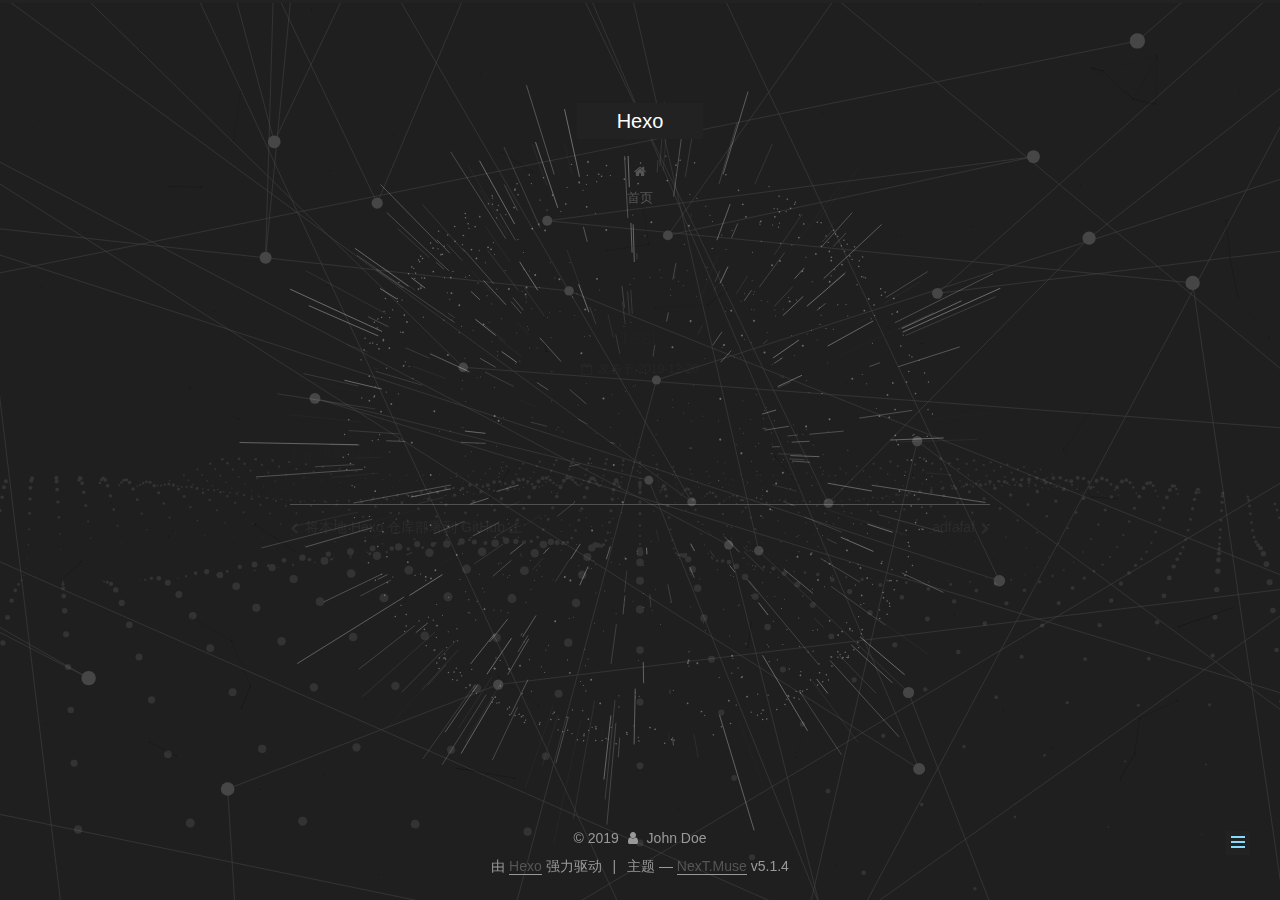
<file: 2019/12/20/test/index.html>
<!DOCTYPE html>



  


<html class="theme-next muse use-motion" lang="zh-Hans">
<head>
  <meta charset="UTF-8"/>
<meta http-equiv="X-UA-Compatible" content="IE=edge" />
<meta name="viewport" content="width=device-width, initial-scale=1, maximum-scale=1"/>
<meta name="theme-color" content="#222">









<meta http-equiv="Cache-Control" content="no-transform" />
<meta http-equiv="Cache-Control" content="no-siteapp" />
















  
  
  <link href="/lib/fancybox/source/jquery.fancybox.css?v=2.1.5" rel="stylesheet" type="text/css" />







<link href="/lib/font-awesome/css/font-awesome.min.css?v=4.6.2" rel="stylesheet" type="text/css" />

<link href="/css/main.css?v=5.1.4" rel="stylesheet" type="text/css" />


  <link rel="apple-touch-icon" sizes="180x180" href="/images/apple-touch-icon-next.png?v=5.1.4">


  <link rel="icon" type="image/png" sizes="32x32" href="/images/favicon-32x32-next.png?v=5.1.4">


  <link rel="icon" type="image/png" sizes="16x16" href="/images/favicon-16x16-next.png?v=5.1.4">


  <link rel="mask-icon" href="/images/logo.svg?v=5.1.4" color="#222">





  <meta name="keywords" content="Hexo, NexT" />










<meta name="description" content="我的博客测试">
<meta property="og:type" content="article">
<meta property="og:title" content="test">
<meta property="og:url" content="http://yoursite.com/2019/12/20/test/index.html">
<meta property="og:site_name" content="Hexo">
<meta property="og:description" content="我的博客测试">
<meta property="article:published_time" content="2019-12-20T09:14:34.000Z">
<meta property="article:modified_time" content="2019-12-20T09:14:35.439Z">
<meta property="article:author" content="John Doe">
<meta name="twitter:card" content="summary">



<script type="text/javascript" id="hexo.configurations">
  var NexT = window.NexT || {};
  var CONFIG = {
    root: '/',
    scheme: 'Muse',
    version: '5.1.4',
    sidebar: {"position":"left","display":"always","offset":12,"b2t":false,"scrollpercent":false,"onmobile":false},
    fancybox: true,
    tabs: true,
    motion: {"enable":true,"async":false,"transition":{"post_block":"fadeIn","post_header":"slideDownIn","post_body":"slideDownIn","coll_header":"slideLeftIn","sidebar":"slideUpIn"}},
    duoshuo: {
      userId: '0',
      author: '博主'
    },
    algolia: {
      applicationID: '',
      apiKey: '',
      indexName: '',
      hits: {"per_page":10},
      labels: {"input_placeholder":"Search for Posts","hits_empty":"We didn't find any results for the search: ${query}","hits_stats":"${hits} results found in ${time} ms"}
    }
  };
</script>



  <link rel="canonical" href="http://yoursite.com/2019/12/20/test/"/>





  <title>test | Hexo</title>
  








<meta name="generator" content="Hexo 4.1.1"></head>

<body itemscope itemtype="http://schema.org/WebPage" lang="zh-Hans">

  
  
    
  

  <div class="container sidebar-position-left page-post-detail">
    <div class="headband"></div>

    <header id="header" class="header" itemscope itemtype="http://schema.org/WPHeader">
      <div class="header-inner"><div class="site-brand-wrapper">
  <div class="site-meta ">
    

    <div class="custom-logo-site-title">
      <a href="/"  class="brand" rel="start">
        <span class="logo-line-before"><i></i></span>
        <span class="site-title">Hexo</span>
        <span class="logo-line-after"><i></i></span>
      </a>
    </div>
      
        <p class="site-subtitle"></p>
      
  </div>

  <div class="site-nav-toggle">
    <button>
      <span class="btn-bar"></span>
      <span class="btn-bar"></span>
      <span class="btn-bar"></span>
    </button>
  </div>
</div>

<nav class="site-nav">
  

  
    <ul id="menu" class="menu">
      
        
        <li class="menu-item menu-item-home">
          <a href="/" rel="section">
            
              <i class="menu-item-icon fa fa-fw fa-home"></i> <br />
            
            首页
          </a>
        </li>
      

      
    </ul>
  

  
</nav>



 </div>
    </header>

    <main id="main" class="main">
      <div class="main-inner">
        <div class="content-wrap">
          <div id="content" class="content">
            

  <div id="posts" class="posts-expand">
    

  

  
  
  

  <article class="post post-type-normal" itemscope itemtype="http://schema.org/Article">
  
  
  
  <div class="post-block">
    <link itemprop="mainEntityOfPage" href="http://yoursite.com/2019/12/20/test/">

    <span hidden itemprop="author" itemscope itemtype="http://schema.org/Person">
      <meta itemprop="name" content="John Doe">
      <meta itemprop="description" content="">
      <meta itemprop="image" content="/images/avatar.gif">
    </span>

    <span hidden itemprop="publisher" itemscope itemtype="http://schema.org/Organization">
      <meta itemprop="name" content="Hexo">
    </span>

    
      <header class="post-header">

        
        
          <h1 class="post-title" itemprop="name headline">test</h1>
        

        <div class="post-meta">
          <span class="post-time">
            
              <span class="post-meta-item-icon">
                <i class="fa fa-calendar-o"></i>
              </span>
              
                <span class="post-meta-item-text">发表于</span>
              
              <time title="创建于" itemprop="dateCreated datePublished" datetime="2019-12-20T17:14:34+08:00">
                2019-12-20
              </time>
            

            

            
          </span>

          

          
            
          

          
          

          

          

          

        </div>
      </header>
    

    
    
    
    <div class="post-body" itemprop="articleBody">

      
      

      
        <p>我的博客测试</p>

      
    </div>
    
    
    

    

    

    

    <footer class="post-footer">
      

      
      
      

      
        <div class="post-nav">
          <div class="post-nav-next post-nav-item">
            
              <a href="/2019/12/20/Untitled/" rel="next" title="将本地 Hexo 仓库部署到 GitHub 上">
                <i class="fa fa-chevron-left"></i> 将本地 Hexo 仓库部署到 GitHub 上
              </a>
            
          </div>

          <span class="post-nav-divider"></span>

          <div class="post-nav-prev post-nav-item">
            
              <a href="/2019/12/20/adfafaf/" rel="prev" title="adfafaf">
                adfafaf <i class="fa fa-chevron-right"></i>
              </a>
            
          </div>
        </div>
      

      
      
    </footer>
  </div>
  
  
  
  </article>



    <div class="post-spread">
      
    </div>
  </div>


          </div>
          


          

  



        </div>
        
          
  
  <div class="sidebar-toggle">
    <div class="sidebar-toggle-line-wrap">
      <span class="sidebar-toggle-line sidebar-toggle-line-first"></span>
      <span class="sidebar-toggle-line sidebar-toggle-line-middle"></span>
      <span class="sidebar-toggle-line sidebar-toggle-line-last"></span>
    </div>
  </div>

  <aside id="sidebar" class="sidebar">
    
    <div class="sidebar-inner">

      

      

      <section class="site-overview-wrap sidebar-panel sidebar-panel-active">
        <div class="site-overview">
          <div class="site-author motion-element" itemprop="author" itemscope itemtype="http://schema.org/Person">
            
              <p class="site-author-name" itemprop="name">John Doe</p>
              <p class="site-description motion-element" itemprop="description"></p>
          </div>

          <nav class="site-state motion-element">

            
              <div class="site-state-item site-state-posts">
              
                <a href="/archives">
              
                  <span class="site-state-item-count">6</span>
                  <span class="site-state-item-name">日志</span>
                </a>
              </div>
            

            

            

          </nav>

          

          

          
          

          
          

          

        </div>
      </section>

      

      

    </div>
  </aside>


        
      </div>
    </main>

    <footer id="footer" class="footer">
      <div class="footer-inner">
        <div class="copyright">&copy; <span itemprop="copyrightYear">2019</span>
  <span class="with-love">
    <i class="fa fa-user"></i>
  </span>
  <span class="author" itemprop="copyrightHolder">John Doe</span>

  
</div>


  <div class="powered-by">由 <a class="theme-link" target="_blank" href="https://hexo.io">Hexo</a> 强力驱动</div>



  <span class="post-meta-divider">|</span>



  <div class="theme-info">主题 &mdash; <a class="theme-link" target="_blank" href="https://github.com/iissnan/hexo-theme-next">NexT.Muse</a> v5.1.4</div>




        







        
      </div>
    </footer>

    
      <div class="back-to-top">
        <i class="fa fa-arrow-up"></i>
        
      </div>
    

    

  </div>

  

<script type="text/javascript">
  if (Object.prototype.toString.call(window.Promise) !== '[object Function]') {
    window.Promise = null;
  }
</script>









  


  



  
  



  
  



  
  





  
  
    <script type="text/javascript" src="/lib/jquery/index.js?v=2.1.3"></script>
  

  
  
    <script type="text/javascript" src="/lib/fastclick/lib/fastclick.min.js?v=1.0.6"></script>
  

  
  
    <script type="text/javascript" src="/lib/jquery_lazyload/jquery.lazyload.js?v=1.9.7"></script>
  

  
  
    <script type="text/javascript" src="/lib/velocity/velocity.min.js?v=1.2.1"></script>
  

  
  
    <script type="text/javascript" src="/lib/velocity/velocity.ui.min.js?v=1.2.1"></script>
  

  
  
    <script type="text/javascript" src="/lib/fancybox/source/jquery.fancybox.pack.js?v=2.1.5"></script>
  

  
  
    <script type="text/javascript" src="/lib/canvas-nest/canvas-nest.min.js"></script>
  

  
  
    <script type="text/javascript" src="/lib/three/three.min.js"></script>
  

  
  
    <script type="text/javascript" src="/lib/three/three-waves.min.js"></script>
  

  
  
    <script type="text/javascript" src="/lib/three/canvas_lines.min.js"></script>
  

  
  
    <script type="text/javascript" src="/lib/three/canvas_sphere.min.js"></script>
  


  


  <script type="text/javascript" src="/js/src/utils.js?v=5.1.4"></script>

  <script type="text/javascript" src="/js/src/motion.js?v=5.1.4"></script>



  
  

  
  <script type="text/javascript" src="/js/src/scrollspy.js?v=5.1.4"></script>
<script type="text/javascript" src="/js/src/post-details.js?v=5.1.4"></script>



  


  <script type="text/javascript" src="/js/src/bootstrap.js?v=5.1.4"></script>



  


  




	





  





  












  





  

  

  

  
  

  

  

  

</body>
</html>
</file>
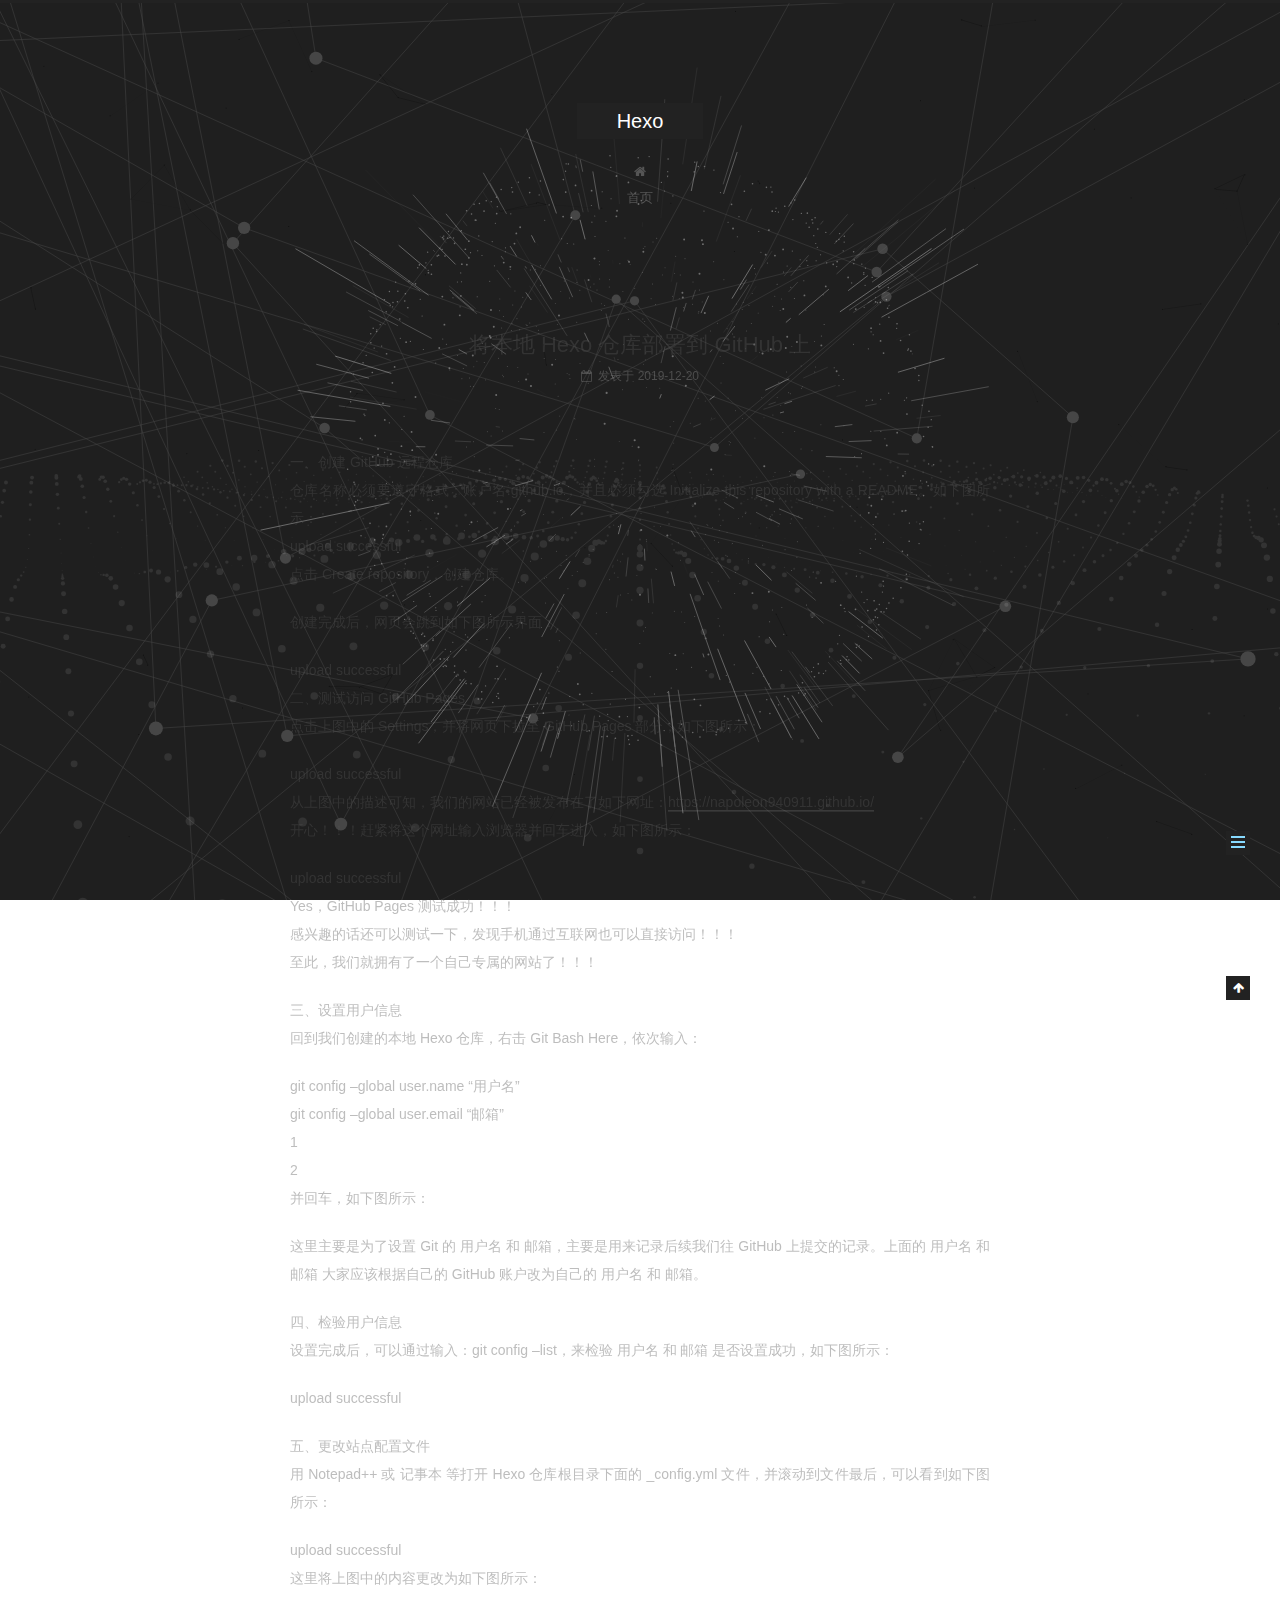
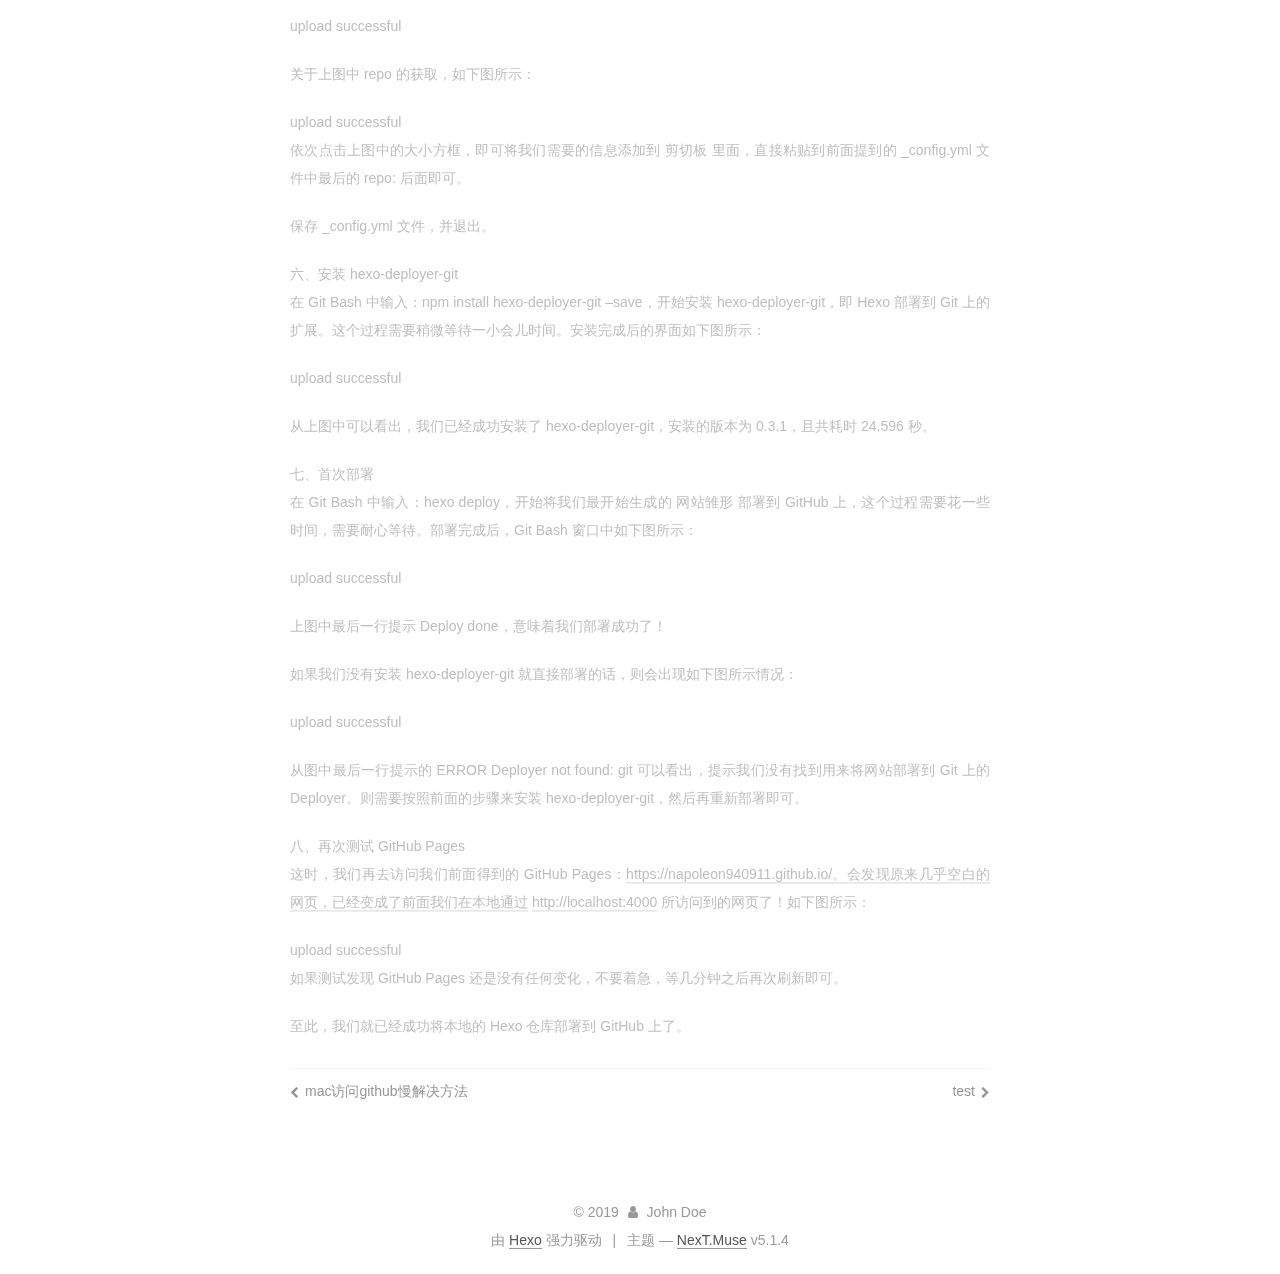
<file: 2019/12/20/Untitled/index.html>
<!DOCTYPE html>



  


<html class="theme-next muse use-motion" lang="zh-Hans">
<head>
  <meta charset="UTF-8"/>
<meta http-equiv="X-UA-Compatible" content="IE=edge" />
<meta name="viewport" content="width=device-width, initial-scale=1, maximum-scale=1"/>
<meta name="theme-color" content="#222">









<meta http-equiv="Cache-Control" content="no-transform" />
<meta http-equiv="Cache-Control" content="no-siteapp" />
















  
  
  <link href="/lib/fancybox/source/jquery.fancybox.css?v=2.1.5" rel="stylesheet" type="text/css" />







<link href="/lib/font-awesome/css/font-awesome.min.css?v=4.6.2" rel="stylesheet" type="text/css" />

<link href="/css/main.css?v=5.1.4" rel="stylesheet" type="text/css" />


  <link rel="apple-touch-icon" sizes="180x180" href="/images/apple-touch-icon-next.png?v=5.1.4">


  <link rel="icon" type="image/png" sizes="32x32" href="/images/favicon-32x32-next.png?v=5.1.4">


  <link rel="icon" type="image/png" sizes="16x16" href="/images/favicon-16x16-next.png?v=5.1.4">


  <link rel="mask-icon" href="/images/logo.svg?v=5.1.4" color="#222">





  <meta name="keywords" content="Hexo, NexT" />










<meta name="description" content="一、创建 GitHub 远程仓库仓库名称必须要遵守格式：账户名.github.io，并且必须勾选 Initialize this repository with a README。如下图所示：upload successful点击 Create repository，创建仓库。 创建完成后，网页会跳到如下图所示界面： upload successful二、测试访问 GitHub Pages点击上图">
<meta property="og:type" content="article">
<meta property="og:title" content="将本地 Hexo 仓库部署到 GitHub 上">
<meta property="og:url" content="http://yoursite.com/2019/12/20/Untitled/index.html">
<meta property="og:site_name" content="Hexo">
<meta property="og:description" content="一、创建 GitHub 远程仓库仓库名称必须要遵守格式：账户名.github.io，并且必须勾选 Initialize this repository with a README。如下图所示：upload successful点击 Create repository，创建仓库。 创建完成后，网页会跳到如下图所示界面： upload successful二、测试访问 GitHub Pages点击上图">
<meta property="article:published_time" content="2019-12-20T09:02:00.000Z">
<meta property="article:modified_time" content="2019-12-20T09:04:02.087Z">
<meta property="article:author" content="John Doe">
<meta name="twitter:card" content="summary">



<script type="text/javascript" id="hexo.configurations">
  var NexT = window.NexT || {};
  var CONFIG = {
    root: '/',
    scheme: 'Muse',
    version: '5.1.4',
    sidebar: {"position":"left","display":"always","offset":12,"b2t":false,"scrollpercent":false,"onmobile":false},
    fancybox: true,
    tabs: true,
    motion: {"enable":true,"async":false,"transition":{"post_block":"fadeIn","post_header":"slideDownIn","post_body":"slideDownIn","coll_header":"slideLeftIn","sidebar":"slideUpIn"}},
    duoshuo: {
      userId: '0',
      author: '博主'
    },
    algolia: {
      applicationID: '',
      apiKey: '',
      indexName: '',
      hits: {"per_page":10},
      labels: {"input_placeholder":"Search for Posts","hits_empty":"We didn't find any results for the search: ${query}","hits_stats":"${hits} results found in ${time} ms"}
    }
  };
</script>



  <link rel="canonical" href="http://yoursite.com/2019/12/20/Untitled/"/>





  <title>将本地 Hexo 仓库部署到 GitHub 上 | Hexo</title>
  








<meta name="generator" content="Hexo 4.1.1"></head>

<body itemscope itemtype="http://schema.org/WebPage" lang="zh-Hans">

  
  
    
  

  <div class="container sidebar-position-left page-post-detail">
    <div class="headband"></div>

    <header id="header" class="header" itemscope itemtype="http://schema.org/WPHeader">
      <div class="header-inner"><div class="site-brand-wrapper">
  <div class="site-meta ">
    

    <div class="custom-logo-site-title">
      <a href="/"  class="brand" rel="start">
        <span class="logo-line-before"><i></i></span>
        <span class="site-title">Hexo</span>
        <span class="logo-line-after"><i></i></span>
      </a>
    </div>
      
        <p class="site-subtitle"></p>
      
  </div>

  <div class="site-nav-toggle">
    <button>
      <span class="btn-bar"></span>
      <span class="btn-bar"></span>
      <span class="btn-bar"></span>
    </button>
  </div>
</div>

<nav class="site-nav">
  

  
    <ul id="menu" class="menu">
      
        
        <li class="menu-item menu-item-home">
          <a href="/" rel="section">
            
              <i class="menu-item-icon fa fa-fw fa-home"></i> <br />
            
            首页
          </a>
        </li>
      

      
    </ul>
  

  
</nav>



 </div>
    </header>

    <main id="main" class="main">
      <div class="main-inner">
        <div class="content-wrap">
          <div id="content" class="content">
            

  <div id="posts" class="posts-expand">
    

  

  
  
  

  <article class="post post-type-normal" itemscope itemtype="http://schema.org/Article">
  
  
  
  <div class="post-block">
    <link itemprop="mainEntityOfPage" href="http://yoursite.com/2019/12/20/Untitled/">

    <span hidden itemprop="author" itemscope itemtype="http://schema.org/Person">
      <meta itemprop="name" content="John Doe">
      <meta itemprop="description" content="">
      <meta itemprop="image" content="/images/avatar.gif">
    </span>

    <span hidden itemprop="publisher" itemscope itemtype="http://schema.org/Organization">
      <meta itemprop="name" content="Hexo">
    </span>

    
      <header class="post-header">

        
        
          <h1 class="post-title" itemprop="name headline">将本地 Hexo 仓库部署到 GitHub 上</h1>
        

        <div class="post-meta">
          <span class="post-time">
            
              <span class="post-meta-item-icon">
                <i class="fa fa-calendar-o"></i>
              </span>
              
                <span class="post-meta-item-text">发表于</span>
              
              <time title="创建于" itemprop="dateCreated datePublished" datetime="2019-12-20T17:02:00+08:00">
                2019-12-20
              </time>
            

            

            
          </span>

          

          
            
          

          
          

          

          

          

        </div>
      </header>
    

    
    
    
    <div class="post-body" itemprop="articleBody">

      
      

      
        <p>一、创建 GitHub 远程仓库<br>仓库名称必须要遵守格式：账户名.github.io，并且必须勾选 Initialize this repository with a README。如下图所示：<br>upload successful<br>点击 Create repository，创建仓库。</p>
<p>创建完成后，网页会跳到如下图所示界面：</p>
<p>upload successful<br>二、测试访问 GitHub Pages<br>点击上图中的 Settings，并将网页下拉至 GitHub Pages 部分，如下图所示：</p>
<p>upload successful<br>从上图中的描述可知，我们的网站已经被发布在了如下网址：<a href="https://napoleon940911.github.io/" target="_blank" rel="noopener">https://napoleon940911.github.io/</a><br>开心！！！赶紧将这个网址输入浏览器并回车进入，如下图所示：</p>
<p>upload successful<br>Yes，GitHub Pages 测试成功！！！<br>感兴趣的话还可以测试一下，发现手机通过互联网也可以直接访问！！！<br>至此，我们就拥有了一个自己专属的网站了！！！</p>
<p>三、设置用户信息<br>回到我们创建的本地 Hexo 仓库，右击 Git Bash Here，依次输入：</p>
<p>git config –global user.name “用户名”<br>git config –global user.email “邮箱”<br>1<br>2<br>并回车，如下图所示：</p>
<p>这里主要是为了设置 Git 的 用户名 和 邮箱，主要是用来记录后续我们往 GitHub 上提交的记录。上面的 用户名 和 邮箱 大家应该根据自己的 GitHub 账户改为自己的 用户名 和 邮箱。</p>
<p>四、检验用户信息<br>设置完成后，可以通过输入：git config –list，来检验 用户名 和 邮箱 是否设置成功，如下图所示：</p>
<p>upload successful</p>
<p>五、更改站点配置文件<br>用 Notepad++ 或 记事本 等打开 Hexo 仓库根目录下面的 _config.yml 文件，并滚动到文件最后，可以看到如下图所示：</p>
<p>upload successful<br>这里将上图中的内容更改为如下图所示：</p>
<p>upload successful</p>
<p>关于上图中 repo 的获取，如下图所示：</p>
<p>upload successful<br>依次点击上图中的大小方框，即可将我们需要的信息添加到 剪切板 里面，直接粘贴到前面提到的 _config.yml 文件中最后的 repo: 后面即可。</p>
<p>保存 _config.yml 文件，并退出。</p>
<p>六、安装 hexo-deployer-git<br>在 Git Bash 中输入：npm install hexo-deployer-git –save，开始安装 hexo-deployer-git，即 Hexo 部署到 Git 上的扩展。这个过程需要稍微等待一小会儿时间。安装完成后的界面如下图所示：</p>
<p>upload successful</p>
<p>从上图中可以看出，我们已经成功安装了 hexo-deployer-git，安装的版本为 0.3.1，且共耗时 24.596 秒。</p>
<p>七、首次部署<br>在 Git Bash 中输入：hexo deploy，开始将我们最开始生成的 网站雏形 部署到 GitHub 上，这个过程需要花一些时间，需要耐心等待。部署完成后，Git Bash 窗口中如下图所示：</p>
<p>upload successful</p>
<p>上图中最后一行提示 Deploy done，意味着我们部署成功了！</p>
<p>如果我们没有安装 hexo-deployer-git 就直接部署的话，则会出现如下图所示情况：</p>
<p>upload successful</p>
<p>从图中最后一行提示的 ERROR Deployer not found: git 可以看出，提示我们没有找到用来将网站部署到 Git 上的 Deployer。则需要按照前面的步骤来安装 hexo-deployer-git，然后再重新部署即可。</p>
<p>八、再次测试 GitHub Pages<br>这时，我们再去访问我们前面得到的 GitHub Pages：<a href="https://napoleon940911.github.io/。会发现原来几乎空白的网页，已经变成了前面我们在本地通过" target="_blank" rel="noopener">https://napoleon940911.github.io/。会发现原来几乎空白的网页，已经变成了前面我们在本地通过</a> <a href="http://localhost:4000" target="_blank" rel="noopener">http://localhost:4000</a> 所访问到的网页了！如下图所示：</p>
<p>upload successful<br>如果测试发现 GitHub Pages 还是没有任何变化，不要着急，等几分钟之后再次刷新即可。</p>
<p>至此，我们就已经成功将本地的 Hexo 仓库部署到 GitHub 上了。</p>

      
    </div>
    
    
    

    

    

    

    <footer class="post-footer">
      

      
      
      

      
        <div class="post-nav">
          <div class="post-nav-next post-nav-item">
            
              <a href="/2019/12/20/mac%E8%AE%BF%E9%97%AEgithub%E6%85%A2%E8%A7%A3%E5%86%B3%E6%96%B9%E6%B3%95/" rel="next" title="mac访问github慢解决方法">
                <i class="fa fa-chevron-left"></i> mac访问github慢解决方法
              </a>
            
          </div>

          <span class="post-nav-divider"></span>

          <div class="post-nav-prev post-nav-item">
            
              <a href="/2019/12/20/test/" rel="prev" title="test">
                test <i class="fa fa-chevron-right"></i>
              </a>
            
          </div>
        </div>
      

      
      
    </footer>
  </div>
  
  
  
  </article>



    <div class="post-spread">
      
    </div>
  </div>


          </div>
          


          

  



        </div>
        
          
  
  <div class="sidebar-toggle">
    <div class="sidebar-toggle-line-wrap">
      <span class="sidebar-toggle-line sidebar-toggle-line-first"></span>
      <span class="sidebar-toggle-line sidebar-toggle-line-middle"></span>
      <span class="sidebar-toggle-line sidebar-toggle-line-last"></span>
    </div>
  </div>

  <aside id="sidebar" class="sidebar">
    
    <div class="sidebar-inner">

      

      

      <section class="site-overview-wrap sidebar-panel sidebar-panel-active">
        <div class="site-overview">
          <div class="site-author motion-element" itemprop="author" itemscope itemtype="http://schema.org/Person">
            
              <p class="site-author-name" itemprop="name">John Doe</p>
              <p class="site-description motion-element" itemprop="description"></p>
          </div>

          <nav class="site-state motion-element">

            
              <div class="site-state-item site-state-posts">
              
                <a href="/archives">
              
                  <span class="site-state-item-count">6</span>
                  <span class="site-state-item-name">日志</span>
                </a>
              </div>
            

            

            

          </nav>

          

          

          
          

          
          

          

        </div>
      </section>

      

      

    </div>
  </aside>


        
      </div>
    </main>

    <footer id="footer" class="footer">
      <div class="footer-inner">
        <div class="copyright">&copy; <span itemprop="copyrightYear">2019</span>
  <span class="with-love">
    <i class="fa fa-user"></i>
  </span>
  <span class="author" itemprop="copyrightHolder">John Doe</span>

  
</div>


  <div class="powered-by">由 <a class="theme-link" target="_blank" href="https://hexo.io">Hexo</a> 强力驱动</div>



  <span class="post-meta-divider">|</span>



  <div class="theme-info">主题 &mdash; <a class="theme-link" target="_blank" href="https://github.com/iissnan/hexo-theme-next">NexT.Muse</a> v5.1.4</div>




        







        
      </div>
    </footer>

    
      <div class="back-to-top">
        <i class="fa fa-arrow-up"></i>
        
      </div>
    

    

  </div>

  

<script type="text/javascript">
  if (Object.prototype.toString.call(window.Promise) !== '[object Function]') {
    window.Promise = null;
  }
</script>









  


  



  
  



  
  



  
  





  
  
    <script type="text/javascript" src="/lib/jquery/index.js?v=2.1.3"></script>
  

  
  
    <script type="text/javascript" src="/lib/fastclick/lib/fastclick.min.js?v=1.0.6"></script>
  

  
  
    <script type="text/javascript" src="/lib/jquery_lazyload/jquery.lazyload.js?v=1.9.7"></script>
  

  
  
    <script type="text/javascript" src="/lib/velocity/velocity.min.js?v=1.2.1"></script>
  

  
  
    <script type="text/javascript" src="/lib/velocity/velocity.ui.min.js?v=1.2.1"></script>
  

  
  
    <script type="text/javascript" src="/lib/fancybox/source/jquery.fancybox.pack.js?v=2.1.5"></script>
  

  
  
    <script type="text/javascript" src="/lib/canvas-nest/canvas-nest.min.js"></script>
  

  
  
    <script type="text/javascript" src="/lib/three/three.min.js"></script>
  

  
  
    <script type="text/javascript" src="/lib/three/three-waves.min.js"></script>
  

  
  
    <script type="text/javascript" src="/lib/three/canvas_lines.min.js"></script>
  

  
  
    <script type="text/javascript" src="/lib/three/canvas_sphere.min.js"></script>
  


  


  <script type="text/javascript" src="/js/src/utils.js?v=5.1.4"></script>

  <script type="text/javascript" src="/js/src/motion.js?v=5.1.4"></script>



  
  

  
  <script type="text/javascript" src="/js/src/scrollspy.js?v=5.1.4"></script>
<script type="text/javascript" src="/js/src/post-details.js?v=5.1.4"></script>



  


  <script type="text/javascript" src="/js/src/bootstrap.js?v=5.1.4"></script>



  


  




	





  





  












  





  

  

  

  
  

  

  

  

</body>
</html>
</file>
<file: css/main.css>
/* normalize.css v3.0.2 | MIT License | git.io/normalize */
html {
  font-family: sans-serif; /* 1 */
  -ms-text-size-adjust: 100%; /* 2 */
  -webkit-text-size-adjust: 100%; /* 2 */
}
body {
  margin: 0;
}
article,
aside,
details,
figcaption,
figure,
footer,
header,
hgroup,
main,
menu,
nav,
section,
summary {
  display: block;
}
audio,
canvas,
progress,
video {
  display: inline-block; /* 1 */
  vertical-align: baseline; /* 2 */
}
audio:not([controls]) {
  display: none;
  height: 0;
}
[hidden],
template {
  display: none;
}
a {
  background-color: transparent;
}
a:active,
a:hover {
  outline: 0;
}
abbr[title] {
  border-bottom: 1px dotted;
}
b,
strong {
  font-weight: bold;
}
dfn {
  font-style: italic;
}
h1 {
  font-size: 2em;
  margin: 0.67em 0;
}
mark {
  background: #ff0;
  color: #000;
}
small {
  font-size: 80%;
}
sub,
sup {
  font-size: 75%;
  line-height: 0;
  position: relative;
  vertical-align: baseline;
}
sup {
  top: -0.5em;
}
sub {
  bottom: -0.25em;
}
img {
  border: 0;
}
svg:not(:root) {
  overflow: hidden;
}
figure {
  margin: 1em 40px;
}
hr {
  -moz-box-sizing: content-box;
  box-sizing: content-box;
  height: 0;
}
pre {
  overflow: auto;
}
code,
kbd,
pre,
samp {
  font-family: monospace, monospace;
  font-size: 1em;
}
button,
input,
optgroup,
select,
textarea {
  color: inherit; /* 1 */
  font: inherit; /* 2 */
  margin: 0; /* 3 */
}
button {
  overflow: visible;
}
button,
select {
  text-transform: none;
}
button,
html input[type="button"],
input[type="reset"],
input[type="submit"] {
  -webkit-appearance: button; /* 2 */
  cursor: pointer; /* 3 */
}
button[disabled],
html input[disabled] {
  cursor: default;
}
button::-moz-focus-inner,
input::-moz-focus-inner {
  border: 0;
  padding: 0;
}
input {
  line-height: normal;
}
input[type="checkbox"],
input[type="radio"] {
  box-sizing: border-box; /* 1 */
  padding: 0; /* 2 */
}
input[type="number"]::-webkit-inner-spin-button,
input[type="number"]::-webkit-outer-spin-button {
  height: auto;
}
input[type="search"] {
  -webkit-appearance: textfield; /* 1 */
  -moz-box-sizing: content-box;
  -webkit-box-sizing: content-box; /* 2 */
  box-sizing: content-box;
}
input[type="search"]::-webkit-search-cancel-button,
input[type="search"]::-webkit-search-decoration {
  -webkit-appearance: none;
}
fieldset {
  border: 1px solid #c0c0c0;
  margin: 0 2px;
  padding: 0.35em 0.625em 0.75em;
}
legend {
  border: 0; /* 1 */
  padding: 0; /* 2 */
}
textarea {
  overflow: auto;
}
optgroup {
  font-weight: bold;
}
table {
  border-collapse: collapse;
  border-spacing: 0;
}
td,
th {
  padding: 0;
}
::selection {
  background: #262a30;
  color: #fff;
}
body {
  position: relative;
  font-family: 'Lato', "PingFang SC", "Microsoft YaHei", sans-serif;
  font-size: 14px;
  line-height: 2;
  color: #555;
  background: #fff;
}
@media (max-width: 767px) {
  body {
    padding-right: 0 !important;
  }
}
@media (min-width: 768px) and (max-width: 991px) {
  body {
    padding-right: 0 !important;
  }
}
@media (min-width: 1600px) {
  body {
    font-size: 16px;
  }
}
h1,
h2,
h3,
h4,
h5,
h6 {
  margin: 0;
  padding: 0;
  font-weight: bold;
  line-height: 1.5;
  font-family: 'Lato', "PingFang SC", "Microsoft YaHei", sans-serif;
}
h2,
h3,
h4,
h5,
h6 {
  margin: 20px 0 15px;
}
h1 {
  font-size: 22px;
}
@media (max-width: 767px) {
  h1 {
    font-size: 18px;
  }
}
h2 {
  font-size: 20px;
}
@media (max-width: 767px) {
  h2 {
    font-size: 16px;
  }
}
h3 {
  font-size: 18px;
}
@media (max-width: 767px) {
  h3 {
    font-size: 14px;
  }
}
h4 {
  font-size: 16px;
}
@media (max-width: 767px) {
  h4 {
    font-size: 12px;
  }
}
h5 {
  font-size: 14px;
}
@media (max-width: 767px) {
  h5 {
    font-size: 10px;
  }
}
h6 {
  font-size: 12px;
}
@media (max-width: 767px) {
  h6 {
    font-size: 8px;
  }
}
p {
  margin: 0 0 20px 0;
}
a {
  color: #555;
  text-decoration: none;
  outline: none;
  border-bottom: 1px solid #999;
  word-wrap: break-word;
}
a:hover {
  color: #222;
  border-bottom-color: #222;
}
blockquote {
  margin: 0;
  padding: 0;
}
img {
  display: block;
  margin: auto;
  max-width: 100%;
  height: auto;
}
hr {
  margin: 40px 0;
  height: 3px;
  border: none;
  background-color: #ddd;
  background-image: repeating-linear-gradient(-45deg, #fff, #fff 4px, transparent 4px, transparent 8px);
}
blockquote {
  padding: 0 15px;
  color: #666;
  border-left: 4px solid #ddd;
}
blockquote cite::before {
  content: "-";
  padding: 0 5px;
}
dt {
  font-weight: 700;
}
dd {
  margin: 0;
  padding: 0;
}
kbd {
  border: 1px solid #ccc;
  border-radius: 0.2em;
  box-shadow: 0.1em 0.1em 0.2em rgba(0,0,0,0.1);
  background-color: #f9f9f9;
  font-family: inherit;
  background-image: -webkit-linear-gradient(top, #eee, #fff, #eee);
  padding: 0.1em 0.3em;
  white-space: nowrap;
}
.text-left {
  text-align: left;
}
.text-center {
  text-align: center;
}
.text-right {
  text-align: right;
}
.text-justify {
  text-align: justify;
}
.text-nowrap {
  white-space: nowrap;
}
.text-lowercase {
  text-transform: lowercase;
}
.text-uppercase {
  text-transform: uppercase;
}
.text-capitalize {
  text-transform: capitalize;
}
.center-block {
  display: block;
  margin-left: auto;
  margin-right: auto;
}
.clearfix:before,
.clearfix:after {
  content: " ";
  display: table;
}
.clearfix:after {
  clear: both;
}
.pullquote {
  width: 45%;
}
.pullquote.left {
  float: left;
  margin-left: 5px;
  margin-right: 10px;
}
.pullquote.right {
  float: right;
  margin-left: 10px;
  margin-right: 5px;
}
.affix.affix.affix {
  position: fixed;
}
.translation {
  margin-top: -20px;
  font-size: 14px;
  color: #999;
}
.scrollbar-measure {
  width: 100px;
  height: 100px;
  overflow: scroll;
  position: absolute;
  top: -9999px;
}
.use-motion .motion-element {
  opacity: 0;
}
table {
  margin: 20px 0;
  width: 100%;
  border-collapse: collapse;
  border-spacing: 0;
  border: 1px solid #ddd;
  font-size: 14px;
  table-layout: fixed;
  word-wrap: break-all;
}
table>tbody>tr:nth-of-type(odd) {
  background-color: #f9f9f9;
}
table>tbody>tr:hover {
  background-color: #f5f5f5;
}
caption,
th,
td {
  padding: 8px;
  text-align: left;
  vertical-align: middle;
  font-weight: normal;
}
th,
td {
  border-bottom: 3px solid #ddd;
  border-right: 1px solid #eee;
}
th {
  padding-bottom: 10px;
  font-weight: 700;
}
td {
  border-bottom-width: 1px;
}
html,
body {
  height: 100%;
}
.container {
  position: relative;
  min-height: 100%;
}
.header-inner {
  margin: 0 auto;
  padding: 100px 0 70px;
  width: 700px;
}
@media (min-width: 1600px) {
  .container .header-inner {
    width: 900px;
  }
}
.main {
  padding-bottom: 150px;
}
.main-inner {
  margin: 0 auto;
  width: 700px;
}
@media (min-width: 1600px) {
  .container .main-inner {
    width: 900px;
  }
}
.footer {
  position: absolute;
  left: 0;
  bottom: 0;
  width: 100%;
  min-height: 50px;
}
.footer-inner {
  box-sizing: border-box;
  margin: 20px auto;
  width: 700px;
}
@media (min-width: 1600px) {
  .container .footer-inner {
    width: 900px;
  }
}
pre,
.highlight {
  overflow: auto;
  margin: 20px 0;
  padding: 0;
  font-size: 13px;
  color: #4d4d4c;
  background: #f7f7f7;
  line-height: 1.6;
}
pre,
code {
  font-family: consolas, Menlo, "PingFang SC", "Microsoft YaHei", monospace;
}
code {
  padding: 2px 4px;
  word-wrap: break-word;
  color: #555;
  background: #eee;
  border-radius: 3px;
  font-size: 13px;
}
pre {
  padding: 10px;
}
pre code {
  padding: 0;
  color: #4d4d4c;
  background: none;
  text-shadow: none;
}
.highlight {
  border-radius: 1px;
}
.highlight pre {
  border: none;
  margin: 0;
  padding: 10px 0;
}
.highlight table {
  margin: 0;
  width: auto;
  border: none;
}
.highlight td {
  border: none;
  padding: 0;
}
.highlight figcaption {
  font-size: 1em;
  color: #4d4d4c;
  line-height: 1em;
  margin-bottom: 1em;
}
.highlight figcaption:before,
.highlight figcaption:after {
  content: " ";
  display: table;
}
.highlight figcaption:after {
  clear: both;
}
.highlight figcaption a {
  float: right;
  color: #4d4d4c;
}
.highlight figcaption a:hover {
  border-bottom-color: #4d4d4c;
}
.highlight .gutter pre {
  padding-left: 10px;
  padding-right: 10px;
  color: #869194;
  text-align: right;
  background-color: #eff2f3;
}
.highlight .code pre {
  width: 100%;
  padding-left: 10px;
  padding-right: 10px;
  background-color: #f7f7f7;
}
.highlight .line {
  height: 20px;
}
.gutter {
  -webkit-user-select: none;
  -moz-user-select: none;
  -ms-user-select: none;
  user-select: none;
}
.gist table {
  width: auto;
}
.gist table td {
  border: none;
}
pre .deletion {
  background: #fdd;
}
pre .addition {
  background: #dfd;
}
pre .meta {
  color: #8959a8;
}
pre .comment {
  color: #8e908c;
}
pre .variable,
pre .attribute,
pre .tag,
pre .regexp,
pre .ruby .constant,
pre .xml .tag .title,
pre .xml .pi,
pre .xml .doctype,
pre .html .doctype,
pre .css .id,
pre .css .class,
pre .css .pseudo {
  color: #c82829;
}
pre .number,
pre .preprocessor,
pre .built_in,
pre .literal,
pre .params,
pre .constant,
pre .command {
  color: #f5871f;
}
pre .ruby .class .title,
pre .css .rules .attribute,
pre .string,
pre .value,
pre .inheritance,
pre .header,
pre .ruby .symbol,
pre .xml .cdata,
pre .special,
pre .number,
pre .formula {
  color: #718c00;
}
pre .title,
pre .css .hexcolor {
  color: #3e999f;
}
pre .function,
pre .python .decorator,
pre .python .title,
pre .ruby .function .title,
pre .ruby .title .keyword,
pre .perl .sub,
pre .javascript .title,
pre .coffeescript .title {
  color: #4271ae;
}
pre .keyword,
pre .javascript .function {
  color: #8959a8;
}
.full-image.full-image.full-image.full-image {
  border: none;
  max-width: 100%;
  width: auto;
  margin: 20px auto 25px;
}
@media (min-width: 992px) {
  .full-image.full-image.full-image.full-image {
    max-width: none;
    width: 110%;
    margin: 25px -5%;
  }
}
.blockquote-center,
.page-home .post-type-quote blockquote,
.page-post-detail .post-type-quote blockquote {
  position: relative;
  margin: 40px 0;
  padding: 0;
  border-left: none;
  text-align: center;
}
.blockquote-center::before,
.page-home .post-type-quote blockquote::before,
.page-post-detail .post-type-quote blockquote::before,
.blockquote-center::after,
.page-home .post-type-quote blockquote::after,
.page-post-detail .post-type-quote blockquote::after {
  position: absolute;
  content: ' ';
  display: block;
  width: 100%;
  height: 24px;
  opacity: 0.2;
  background-repeat: no-repeat;
  background-position: 0 -6px;
  background-size: 22px 22px;
}
.blockquote-center::before,
.page-home .post-type-quote blockquote::before,
.page-post-detail .post-type-quote blockquote::before {
  top: -20px;
  background-image: url("../images/quote-l.svg");
  border-top: 1px solid #ccc;
}
.blockquote-center::after,
.page-home .post-type-quote blockquote::after,
.page-post-detail .post-type-quote blockquote::after {
  bottom: -20px;
  background-image: url("../images/quote-r.svg");
  border-bottom: 1px solid #ccc;
  background-position: 100% 8px;
}
.blockquote-center p,
.page-home .post-type-quote blockquote p,
.page-post-detail .post-type-quote blockquote p,
.blockquote-center div,
.page-home .post-type-quote blockquote div,
.page-post-detail .post-type-quote blockquote div {
  text-align: center;
}
.post .post-body .group-picture img {
  box-sizing: border-box;
  padding: 0 3px;
  border: none;
}
.post .group-picture-row {
  overflow: hidden;
  margin-top: 6px;
}
.post .group-picture-row:first-child {
  margin-top: 0;
}
.post .group-picture-column {
  float: left;
}
.page-post-detail .post-body .group-picture-column {
  float: none;
  margin-top: 10px;
  width: auto !important;
}
.page-post-detail .post-body .group-picture-column img {
  margin: 0 auto;
}
.page-archive .group-picture-container {
  overflow: hidden;
}
.page-archive .group-picture-row {
  float: left;
}
.page-archive .group-picture-row:first-child {
  margin-top: 6px;
}
.page-archive .group-picture-column {
  max-width: 150px;
  max-height: 150px;
}
.post-body .note {
  position: relative;
  padding: 15px;
  margin-bottom: 20px;
  border: 1px solid #eee;
  border-left-width: 5px;
  border-radius: 3px;
}
.post-body .note h2,
.post-body .note h3,
.post-body .note h4,
.post-body .note h5,
.post-body .note h6 {
  margin-top: 0;
  margin-bottom: 0;
  border-bottom: initial;
  padding-top: 0 !important;
}
.post-body .note p:first-child,
.post-body .note ul:first-child,
.post-body .note ol:first-child,
.post-body .note table:first-child,
.post-body .note pre:first-child,
.post-body .note blockquote:first-child {
  margin-top: 0;
}
.post-body .note p:last-child,
.post-body .note ul:last-child,
.post-body .note ol:last-child,
.post-body .note table:last-child,
.post-body .note pre:last-child,
.post-body .note blockquote:last-child {
  margin-bottom: 0;
}
.post-body .note.default {
  border-left-color: #777;
}
.post-body .note.default h2,
.post-body .note.default h3,
.post-body .note.default h4,
.post-body .note.default h5,
.post-body .note.default h6 {
  color: #777;
}
.post-body .note.primary {
  border-left-color: #6f42c1;
}
.post-body .note.primary h2,
.post-body .note.primary h3,
.post-body .note.primary h4,
.post-body .note.primary h5,
.post-body .note.primary h6 {
  color: #6f42c1;
}
.post-body .note.info {
  border-left-color: #428bca;
}
.post-body .note.info h2,
.post-body .note.info h3,
.post-body .note.info h4,
.post-body .note.info h5,
.post-body .note.info h6 {
  color: #428bca;
}
.post-body .note.success {
  border-left-color: #5cb85c;
}
.post-body .note.success h2,
.post-body .note.success h3,
.post-body .note.success h4,
.post-body .note.success h5,
.post-body .note.success h6 {
  color: #5cb85c;
}
.post-body .note.warning {
  border-left-color: #f0ad4e;
}
.post-body .note.warning h2,
.post-body .note.warning h3,
.post-body .note.warning h4,
.post-body .note.warning h5,
.post-body .note.warning h6 {
  color: #f0ad4e;
}
.post-body .note.danger {
  border-left-color: #d9534f;
}
.post-body .note.danger h2,
.post-body .note.danger h3,
.post-body .note.danger h4,
.post-body .note.danger h5,
.post-body .note.danger h6 {
  color: #d9534f;
}
.post-body .label {
  display: inline;
  padding: 0 2px;
  white-space: nowrap;
}
.post-body .label.default {
  background-color: #f0f0f0;
}
.post-body .label.primary {
  background-color: #efe6f7;
}
.post-body .label.info {
  background-color: #e5f2f8;
}
.post-body .label.success {
  background-color: #e7f4e9;
}
.post-body .label.warning {
  background-color: #fcf6e1;
}
.post-body .label.danger {
  background-color: #fae8eb;
}
.post-body .tabs {
  position: relative;
  display: block;
  margin-bottom: 20px;
  padding-top: 10px;
}
.post-body .tabs ul.nav-tabs {
  margin: 0;
  padding: 0;
  display: flex;
  margin-bottom: -1px;
}
@media (max-width: 413px) {
  .post-body .tabs ul.nav-tabs {
    display: block;
    margin-bottom: 5px;
  }
}
.post-body .tabs ul.nav-tabs li.tab {
  list-style-type: none !important;
  margin: 0 0.25em 0 0;
  border-top: 3px solid transparent;
  border-left: 1px solid transparent;
  border-right: 1px solid transparent;
}
@media (max-width: 413px) {
  .post-body .tabs ul.nav-tabs li.tab {
    margin: initial;
    border-top: 1px solid transparent;
    border-left: 3px solid transparent;
    border-right: 1px solid transparent;
    border-bottom: 1px solid transparent;
  }
}
.post-body .tabs ul.nav-tabs li.tab a {
  outline: 0;
  border-bottom: initial;
  display: block;
  line-height: 1.8em;
  padding: 0.25em 0.75em;
  transition-duration: 0.2s;
  transition-timing-function: ease-out;
  transition-delay: 0s;
}
.post-body .tabs ul.nav-tabs li.tab a i {
  width: 1.285714285714286em;
}
.post-body .tabs ul.nav-tabs li.tab.active {
  border-top: 3px solid #fc6423;
  border-left: 1px solid #ddd;
  border-right: 1px solid #ddd;
  background-color: #fff;
}
@media (max-width: 413px) {
  .post-body .tabs ul.nav-tabs li.tab.active {
    border-top: 1px solid #ddd;
    border-left: 3px solid #fc6423;
    border-right: 1px solid #ddd;
    border-bottom: 1px solid #ddd;
  }
}
.post-body .tabs ul.nav-tabs li.tab.active a {
  cursor: default;
  color: #555;
}
.post-body .tabs .tab-content {
  background-color: #fff;
}
.post-body .tabs .tab-content .tab-pane {
  border: 1px solid #ddd;
  padding: 20px 20px 0 20px;
}
.post-body .tabs .tab-content .tab-pane:not(.active) {
  display: none !important;
}
.post-body .tabs .tab-content .tab-pane.active {
  display: block !important;
}
.btn {
  display: inline-block;
  padding: 0 20px;
  font-size: 14px;
  color: #fff;
  background: #222;
  border: 2px solid #222;
  text-decoration: none;
  border-radius: 0;
  transition-property: background-color;
  transition-duration: 0.2s;
  transition-timing-function: ease-in-out;
  transition-delay: 0s;
  line-height: 2;
}
.btn:hover {
  border-color: #222;
  color: #222;
  background: #fff;
}
.btn +.btn {
  margin: 0 0 8px 8px;
}
.btn .fa-fw {
  width: 1.285714285714286em;
  text-align: left;
}
.btn-bar {
  display: block;
  width: 22px;
  height: 2px;
  background: #555;
  border-radius: 1px;
}
.btn-bar+.btn-bar {
  margin-top: 4px;
}
.pagination {
  margin: 120px 0 40px;
  text-align: center;
  border-top: 1px solid #eee;
}
.page-number-basic,
.pagination .prev,
.pagination .next,
.pagination .page-number,
.pagination .space {
  display: inline-block;
  position: relative;
  top: -1px;
  margin: 0 10px;
  padding: 0 11px;
}
@media (max-width: 767px) {
  .page-number-basic,
  .pagination .prev,
  .pagination .next,
  .pagination .page-number,
  .pagination .space {
    margin: 0 5px;
  }
}
.pagination .prev,
.pagination .next,
.pagination .page-number {
  border-bottom: 0;
  border-top: 1px solid #eee;
  transition-property: border-color;
  transition-duration: 0.2s;
  transition-timing-function: ease-in-out;
  transition-delay: 0s;
}
.pagination .prev:hover,
.pagination .next:hover,
.pagination .page-number:hover {
  border-top-color: #222;
}
.pagination .space {
  padding: 0;
  margin: 0;
}
.pagination .prev {
  margin-left: 0;
}
.pagination .next {
  margin-right: 0;
}
.pagination .page-number.current {
  color: #fff;
  background: #ccc;
  border-top-color: #ccc;
}
@media (max-width: 767px) {
  .pagination {
    border-top: none;
  }
  .pagination .prev,
  .pagination .next,
  .pagination .page-number {
    margin-bottom: 10px;
    border-top: 0;
    border-bottom: 1px solid #eee;
    padding: 0 10px;
  }
  .pagination .prev:hover,
  .pagination .next:hover,
  .pagination .page-number:hover {
    border-bottom-color: #222;
  }
}
.comments {
  margin: 60px 20px 0;
}
.tag-cloud {
  text-align: center;
}
.tag-cloud a {
  display: inline-block;
  margin: 10px;
}
.back-to-top {
  box-sizing: border-box;
  position: fixed;
  bottom: -100px;
  right: 30px;
  z-index: 1050;
  padding: 0 6px;
  width: 24px;
  background: #222;
  font-size: 12px;
  opacity: 1;
  color: #fff;
  cursor: pointer;
  text-align: center;
  -webkit-transform: translateZ(0);
  transition-property: bottom;
  transition-duration: 0.2s;
  transition-timing-function: ease-in-out;
  transition-delay: 0s;
}
@media (min-width: 768px) and (max-width: 991px) {
  .back-to-top {
    display: none !important;
  }
}
@media (max-width: 767px) {
  .back-to-top {
    display: none !important;
  }
}
.back-to-top.back-to-top-on {
  bottom: 19px;
}
.header {
  background: transparent;
}
.header-inner {
  position: relative;
}
.headband {
  height: 3px;
  background: #222;
}
.site-meta {
  margin: 0;
  text-align: center;
}
@media (max-width: 767px) {
  .site-meta {
    text-align: center;
  }
}
.brand {
  position: relative;
  display: inline-block;
  padding: 0 40px;
  color: #fff;
  background: #222;
  border-bottom: none;
}
.brand:hover {
  color: #fff;
}
.logo {
  display: inline-block;
  margin-right: 5px;
  line-height: 36px;
  vertical-align: top;
}
.site-title {
  display: inline-block;
  vertical-align: top;
  line-height: 36px;
  font-size: 20px;
  font-weight: normal;
  font-family: 'Lato', "PingFang SC", "Microsoft YaHei", sans-serif;
}
.site-subtitle {
  margin-top: 10px;
  font-size: 13px;
  color: #999;
}
.use-motion .brand {
  opacity: 0;
}
.use-motion .logo,
.use-motion .site-title,
.use-motion .site-subtitle {
  opacity: 0;
  position: relative;
  top: -10px;
}
.site-nav-toggle {
  display: none;
  position: absolute;
  top: 10px;
  left: 10px;
}
@media (max-width: 767px) {
  .site-nav-toggle {
    display: block;
  }
}
.site-nav-toggle button {
  margin-top: 2px;
  padding: 9px 10px;
  background: transparent;
  border: none;
}
@media (max-width: 767px) {
  .site-nav {
    display: none;
    margin: 0 -10px;
    padding: 0 10px;
    clear: both;
    border-top: 1px solid #ddd;
  }
}
@media (min-width: 768px) and (max-width: 991px) {
  .site-nav {
    display: block !important;
  }
}
@media (min-width: 992px) {
  .site-nav {
    display: block !important;
  }
}
.menu {
  margin-top: 20px;
  padding-left: 0;
  text-align: center;
}
.menu .menu-item {
  display: inline-block;
  margin: 0 10px;
  list-style: none;
}
@media screen and (max-width: 767px) {
  .menu .menu-item {
    margin-top: 10px;
  }
}
.menu .menu-item a {
  display: block;
  font-size: 13px;
  line-height: inherit;
  border-bottom: 1px solid transparent;
  transition-property: border-color;
  transition-duration: 0.2s;
  transition-timing-function: ease-in-out;
  transition-delay: 0s;
}
.menu .menu-item a:hover {
  border-bottom-color: #222;
}
.menu .menu-item .fa {
  margin-right: 5px;
}
.use-motion .menu-item {
  opacity: 0;
}
.post-body {
  font-family: 'Lato', "PingFang SC", "Microsoft YaHei", sans-serif;
}
@media (max-width: 767px) {
  .post-body {
    word-break: break-word;
  }
}
.post-body .fancybox img {
  display: block !important;
  margin: 0 auto;
  cursor: pointer;
  cursor: zoom-in;
  cursor: -webkit-zoom-in;
}
.post-body .image-caption,
.post-body .figure .caption {
  margin: -20px auto 15px;
  text-align: center;
  font-size: 14px;
  color: #999;
  font-weight: bold;
  line-height: 1;
}
.post-sticky-flag {
  display: inline-block;
  font-size: 16px;
  -ms-transform: rotate(30deg);
  -webkit-transform: rotate(30deg);
  -moz-transform: rotate(30deg);
  -ms-transform: rotate(30deg);
  -o-transform: rotate(30deg);
  transform: rotate(30deg);
}
.use-motion .post-block,
.use-motion .pagination,
.use-motion .comments {
  opacity: 0;
}
.use-motion .post-header {
  opacity: 0;
}
.use-motion .post-body {
  opacity: 0;
}
.use-motion .collection-title {
  opacity: 0;
}
.posts-expand {
  padding-top: 40px;
}
@media (max-width: 767px) {
  .posts-expand {
    margin: 0 20px;
  }
  .post-body pre .gutter pre {
    padding-right: 10px;
  }
  .post-body .highlight {
    margin-left: 0px;
    margin-right: 0px;
    padding: 0;
  }
  .post-body .highlight .gutter pre {
    padding-right: 10px;
  }
}
@media (min-width: 992px) {
  .posts-expand .post-body {
    text-align: justify;
  }
}
.posts-expand .post-body h2,
.posts-expand .post-body h3,
.posts-expand .post-body h4,
.posts-expand .post-body h5,
.posts-expand .post-body h6 {
  padding-top: 10px;
}
.posts-expand .post-body h2 .header-anchor,
.posts-expand .post-body h3 .header-anchor,
.posts-expand .post-body h4 .header-anchor,
.posts-expand .post-body h5 .header-anchor,
.posts-expand .post-body h6 .header-anchor {
  float: right;
  margin-left: 10px;
  color: #ccc;
  border-bottom-style: none;
  visibility: hidden;
}
.posts-expand .post-body h2 .header-anchor:hover,
.posts-expand .post-body h3 .header-anchor:hover,
.posts-expand .post-body h4 .header-anchor:hover,
.posts-expand .post-body h5 .header-anchor:hover,
.posts-expand .post-body h6 .header-anchor:hover {
  color: inherit;
}
.posts-expand .post-body h2:hover .header-anchor,
.posts-expand .post-body h3:hover .header-anchor,
.posts-expand .post-body h4:hover .header-anchor,
.posts-expand .post-body h5:hover .header-anchor,
.posts-expand .post-body h6:hover .header-anchor {
  visibility: visible;
}
.posts-expand .post-body ul li {
  list-style: circle;
}
.posts-expand .post-body img {
  box-sizing: border-box;
  margin: auto;
  padding: 3px;
  border: 1px solid #ddd;
}
.posts-expand .post-body .fancybox img {
  margin: 0 auto 25px;
}
@media (max-width: 767px) {
  .posts-collapse {
    margin: 0 20px;
  }
  .posts-collapse .post-title,
  .posts-collapse .post-meta {
    display: block;
    width: auto;
    text-align: left;
  }
}
.posts-collapse {
  position: relative;
  z-index: 1010;
  margin-left: 55px;
}
.posts-collapse::after {
  content: " ";
  position: absolute;
  top: 20px;
  left: 0;
  margin-left: -2px;
  width: 4px;
  height: 100%;
  background: #f5f5f5;
  z-index: -1;
}
@media (max-width: 767px) {
  .posts-collapse {
    margin: 0 20px;
  }
}
.posts-collapse .collection-title {
  position: relative;
  margin: 60px 0;
}
.posts-collapse .collection-title h1,
.posts-collapse .collection-title h2 {
  margin-left: 20px;
}
.posts-collapse .collection-title small {
  color: #bbb;
  margin-left: 5px;
}
.posts-collapse .collection-title::before {
  content: " ";
  position: absolute;
  left: 0;
  top: 50%;
  margin-left: -4px;
  margin-top: -4px;
  width: 8px;
  height: 8px;
  background: #bbb;
  border-radius: 50%;
}
.posts-collapse .post {
  margin: 30px 0;
}
.posts-collapse .post-header {
  position: relative;
  transition-duration: 0.2s;
  transition-timing-function: ease-in-out;
  transition-delay: 0s;
  transition-property: border;
  border-bottom: 1px dashed #ccc;
}
.posts-collapse .post-header::before {
  content: " ";
  position: absolute;
  left: 0;
  top: 12px;
  width: 6px;
  height: 6px;
  margin-left: -4px;
  background: #bbb;
  border-radius: 50%;
  border: 1px solid #fff;
  transition-duration: 0.2s;
  transition-timing-function: ease-in-out;
  transition-delay: 0s;
  transition-property: background;
}
.posts-collapse .post-header:hover {
  border-bottom-color: #666;
}
.posts-collapse .post-header:hover::before {
  background: #222;
}
.posts-collapse .post-meta {
  position: absolute;
  font-size: 12px;
  left: 20px;
  top: 5px;
}
.posts-collapse .post-comments-count {
  display: none;
}
.posts-collapse .post-title {
  margin-left: 60px;
  font-size: 16px;
  font-weight: normal;
  line-height: inherit;
}
.posts-collapse .post-title::after {
  margin-left: 3px;
  opacity: 0.6;
}
.posts-collapse .post-title a {
  color: #666;
  border-bottom: none;
}
.page-home .post-type-quote .post-header,
.page-post-detail .post-type-quote .post-header,
.page-home .post-type-quote .post-tags,
.page-post-detail .post-type-quote .post-tags {
  display: none;
}
.posts-expand .post-title {
  text-align: center;
  word-break: break-word;
  font-weight: 400;
}
.posts-expand .post-title-link {
  display: inline-block;
  position: relative;
  color: #555;
  border-bottom: none;
  line-height: 1.2;
  vertical-align: top;
}
.posts-expand .post-title-link::before {
  content: "";
  position: absolute;
  width: 100%;
  height: 2px;
  bottom: 0;
  left: 0;
  background-color: #000;
  visibility: hidden;
  -webkit-transform: scaleX(0);
  -moz-transform: scaleX(0);
  -ms-transform: scaleX(0);
  -o-transform: scaleX(0);
  transform: scaleX(0);
  transition-duration: 0.2s;
  transition-timing-function: ease-in-out;
  transition-delay: 0s;
}
.posts-expand .post-title-link:hover::before {
  visibility: visible;
  -webkit-transform: scaleX(1);
  -moz-transform: scaleX(1);
  -ms-transform: scaleX(1);
  -o-transform: scaleX(1);
  transform: scaleX(1);
}
.posts-expand .post-title-link .fa {
  font-size: 16px;
}
.posts-expand .post-meta {
  margin: 3px 0 60px 0;
  color: #999;
  font-family: 'Lato', "PingFang SC", "Microsoft YaHei", sans-serif;
  font-size: 12px;
  text-align: center;
}
.posts-expand .post-meta .post-category-list {
  display: inline-block;
  margin: 0;
  padding: 3px;
}
.posts-expand .post-meta .post-category-list-link {
  color: #999;
}
.posts-expand .post-meta .post-description {
  font-size: 14px;
  margin-top: 2px;
}
.post-meta-divider {
  margin: 0 0.5em;
}
.post-meta-item-icon {
  margin-right: 3px;
}
@media (min-width: 768px) and (max-width: 991px) {
  .post-meta-item-icon {
    display: inline-block;
  }
}
@media (max-width: 767px) {
  .post-meta-item-icon {
    display: inline-block;
  }
}
@media (min-width: 768px) and (max-width: 991px) {
  .post-meta-item-text {
    display: none;
  }
}
@media (max-width: 767px) {
  .post-meta-item-text {
    display: none;
  }
}
@media (max-width: 767px) {
  .posts-expand .post-comments-count {
    display: none;
  }
}
.post-button {
  margin-top: 40px;
}
.posts-expand .post-tags {
  margin-top: 40px;
  text-align: center;
}
.posts-expand .post-tags a {
  display: inline-block;
  margin-right: 10px;
  font-size: 13px;
}
.post-nav {
  display: table;
  margin-top: 15px;
  width: 100%;
  border-top: 1px solid #eee;
}
.post-nav-divider {
  display: table-cell;
  width: 10%;
}
.post-nav-item {
  display: table-cell;
  padding: 10px 0 0 0;
  width: 45%;
  vertical-align: top;
}
.post-nav-item a {
  position: relative;
  display: block;
  line-height: 25px;
  font-size: 14px;
  color: #555;
  border-bottom: none;
}
.post-nav-item a:hover {
  color: #222;
  border-bottom: none;
}
.post-nav-item a:active {
  top: 2px;
}
.post-nav-item .fa {
  position: absolute;
  top: 8px;
  left: 0;
  font-size: 12px;
}
.post-nav-next a {
  padding-left: 15px;
}
.post-nav-prev {
  text-align: right;
}
.post-nav-prev a {
  padding-right: 15px;
}
.post-nav-prev .fa {
  right: 0;
  left: auto;
}
.posts-expand .post-eof {
  display: block;
  margin: 80px auto 60px;
  width: 8%;
  height: 1px;
  background: #ccc;
  text-align: center;
}
.post:last-child .post-eof.post-eof.post-eof {
  display: none;
}
.post-gallery {
  display: table;
  table-layout: fixed;
  width: 100%;
  border-collapse: separate;
}
.post-gallery-row {
  display: table-row;
}
.post-gallery .post-gallery-img {
  display: table-cell;
  text-align: center;
  vertical-align: middle;
  border: none;
}
.post-gallery .post-gallery-img img {
  max-width: 100%;
  max-height: 100%;
  border: none;
}
.fancybox-close,
.fancybox-close:hover {
  border: none;
}
.rtl.post-body p,
.rtl.post-body a,
.rtl.post-body h1,
.rtl.post-body h2,
.rtl.post-body h3,
.rtl.post-body h4,
.rtl.post-body h5,
.rtl.post-body h6,
.rtl.post-body li,
.rtl.post-body ul,
.rtl.post-body ol {
  direction: rtl;
  font-family: UKIJ Ekran;
}
.rtl.post-title {
  font-family: UKIJ Ekran;
}
.sidebar {
  position: fixed;
  right: 0;
  top: 0;
  bottom: 0;
  width: 0;
  z-index: 1040;
  box-shadow: inset 0 2px 6px #000;
  background: #222;
  -webkit-transform: translateZ(0);
}
.sidebar a {
  color: #999;
  border-bottom-color: #555;
}
.sidebar a:hover {
  color: #eee;
}
@media (min-width: 768px) and (max-width: 991px) {
  .sidebar {
    display: none !important;
  }
}
@media (max-width: 767px) {
  .sidebar {
    display: none !important;
  }
}
.sidebar-inner {
  position: relative;
  padding: 20px 10px;
  color: #999;
  text-align: center;
}
.site-overview-wrap {
  overflow: hidden;
}
.site-overview {
  overflow-y: auto;
  overflow-x: hidden;
}
.sidebar-toggle {
  position: fixed;
  right: 30px;
  bottom: 45px;
  width: 14px;
  height: 14px;
  padding: 5px;
  background: #222;
  line-height: 0;
  z-index: 1050;
  cursor: pointer;
  -webkit-transform: translateZ(0);
}
@media (min-width: 768px) and (max-width: 991px) {
  .sidebar-toggle {
    display: none !important;
  }
}
@media (max-width: 767px) {
  .sidebar-toggle {
    display: none !important;
  }
}
.sidebar-toggle-line {
  position: relative;
  display: inline-block;
  vertical-align: top;
  height: 2px;
  width: 100%;
  background: #fff;
  margin-top: 3px;
}
.sidebar-toggle-line:first-child {
  margin-top: 0;
}
.site-author-image {
  display: block;
  margin: 0 auto;
  padding: 2px;
  max-width: 96px;
  height: auto;
  border: 2px solid #333;
}
.site-author-name {
  margin: 5px 0 0;
  text-align: center;
  color: #f5f5f5;
  font-weight: normal;
}
.site-description {
  margin-top: 5px;
  text-align: center;
  font-size: 14px;
  color: #999;
}
.site-state {
  overflow: hidden;
  line-height: 1.4;
  white-space: nowrap;
  text-align: center;
}
.site-state-item {
  display: inline-block;
  padding: 0 15px;
  border-left: 1px solid #333;
}
.site-state-item:first-child {
  border-left: none;
}
.site-state-item a {
  border-bottom: none;
}
.site-state-item-count {
  display: block;
  text-align: center;
  color: inherit;
  font-weight: 600;
  font-size: 18px;
}
.site-state-item-name {
  font-size: 13px;
  color: inherit;
}
.feed-link {
  margin-top: 20px;
}
.feed-link a {
  display: inline-block;
  padding: 0 15px;
  color: #fc6423;
  border: 1px solid #fc6423;
  border-radius: 4px;
}
.feed-link a i {
  color: #fc6423;
  font-size: 14px;
}
.feed-link a:hover {
  color: #fff;
  background: #fc6423;
}
.feed-link a:hover i {
  color: #fff;
}
.links-of-author {
  margin-top: 20px;
}
.links-of-author a {
  display: inline-block;
  vertical-align: middle;
  margin-right: 10px;
  margin-bottom: 10px;
  border-bottom-color: #555;
  font-size: 13px;
}
.links-of-author a:before {
  display: inline-block;
  vertical-align: middle;
  margin-right: 3px;
  content: " ";
  width: 4px;
  height: 4px;
  border-radius: 50%;
  background: #945062;
}
.links-of-blogroll {
  font-size: 13px;
}
.links-of-blogroll-title {
  margin-top: 20px;
  font-size: 14px;
  font-weight: 600;
}
.links-of-blogroll-list {
  margin: 0;
  padding: 0;
  list-style: none;
}
.links-of-blogroll-item {
  padding: 2px 10px;
}
.links-of-blogroll-item a {
  max-width: 280px;
  box-sizing: border-box;
  display: inline-block;
  overflow: hidden;
  white-space: nowrap;
  text-overflow: ellipsis;
}
.sidebar-nav {
  margin: 0 0 20px;
  padding-left: 0;
}
.sidebar-nav li {
  display: inline-block;
  cursor: pointer;
  border-bottom: 1px solid transparent;
  font-size: 14px;
  color: #555;
}
.sidebar-nav li:hover {
  color: #f5f5f5;
}
.page-post-detail .sidebar-nav-toc {
  padding: 0 5px;
}
.page-post-detail .sidebar-nav-overview {
  margin-left: 10px;
}
.sidebar-nav .sidebar-nav-active {
  color: #87daff;
  border-bottom-color: #87daff;
}
.sidebar-nav .sidebar-nav-active:hover {
  color: #87daff;
}
.sidebar-panel {
  display: none;
}
.sidebar-panel-active {
  display: block;
}
.post-toc-empty {
  font-size: 14px;
  color: #666;
}
.post-toc-wrap {
  overflow: hidden;
}
.post-toc {
  overflow: auto;
}
.post-toc ol {
  margin: 0;
  padding: 0 2px 5px 10px;
  text-align: left;
  list-style: none;
  font-size: 14px;
}
.post-toc ol > ol {
  padding-left: 0;
}
.post-toc ol a {
  transition-duration: 0.2s;
  transition-timing-function: ease-in-out;
  transition-delay: 0s;
  transition-property: all;
  color: #999;
  border-bottom-color: #555;
}
.post-toc ol a:hover {
  color: #ccc;
  border-bottom-color: #ccc;
}
.post-toc .nav-item {
  overflow: hidden;
  text-overflow: ellipsis;
  text-align: justify;
  white-space: nowrap;
  line-height: 1.8;
}
.post-toc .nav .nav-child {
  display: none;
}
.post-toc .nav .active > .nav-child {
  display: block;
}
.post-toc .nav .active-current > .nav-child {
  display: block;
}
.post-toc .nav .active-current > .nav-child > .nav-item {
  display: block;
}
.post-toc .nav .active > a {
  color: #87daff;
  border-bottom-color: #87daff;
}
.post-toc .nav .active-current > a {
  color: #87daff;
}
.post-toc .nav .active-current > a:hover {
  color: #87daff;
}
.footer {
  font-size: 14px;
  color: #999;
}
.footer img {
  border: none;
}
.footer-inner {
  text-align: center;
}
.with-love {
  display: inline-block;
  margin: 0 5px;
}
.powered-by,
.theme-info {
  display: inline-block;
}
.cc-license {
  margin-top: 10px;
  text-align: center;
}
.cc-license .cc-opacity {
  opacity: 0.7;
  border-bottom: none;
}
.cc-license .cc-opacity:hover {
  opacity: 0.9;
}
.cc-license img {
  display: inline-block;
}
.theme-next #ds-thread #ds-reset {
  color: #555;
}
.theme-next #ds-thread #ds-reset .ds-replybox {
  margin-bottom: 30px;
}
.theme-next #ds-thread #ds-reset .ds-replybox .ds-avatar,
.theme-next #ds-reset .ds-avatar img {
  box-shadow: none;
}
.theme-next #ds-thread #ds-reset .ds-textarea-wrapper {
  border-color: #c7d4e1;
  background: none;
  border-top-right-radius: 3px;
  border-top-left-radius: 3px;
}
.theme-next #ds-thread #ds-reset .ds-textarea-wrapper textarea {
  height: 60px;
}
.theme-next #ds-reset .ds-rounded-top {
  border-radius: 0;
}
.theme-next #ds-thread #ds-reset .ds-post-toolbar {
  box-sizing: border-box;
  border: 1px solid #c7d4e1;
  background: #f6f8fa;
}
.theme-next #ds-thread #ds-reset .ds-post-options {
  height: 40px;
  border: none;
  background: none;
}
.theme-next #ds-thread #ds-reset .ds-toolbar-buttons {
  top: 11px;
}
.theme-next #ds-thread #ds-reset .ds-sync {
  top: 5px;
}
.theme-next #ds-thread #ds-reset .ds-post-button {
  top: 4px;
  right: 5px;
  width: 90px;
  height: 30px;
  border: 1px solid #c5ced7;
  border-radius: 3px;
  background-image: linear-gradient(#fbfbfc, #f5f7f9);
  color: #60676d;
}
.theme-next #ds-thread #ds-reset .ds-post-button:hover {
  background-position: 0 -30px;
  color: #60676d;
}
.theme-next #ds-thread #ds-reset .ds-comments-info {
  padding: 10px 0;
}
.theme-next #ds-thread #ds-reset .ds-sort {
  display: none;
}
.theme-next #ds-thread #ds-reset li.ds-tab a.ds-current {
  border: none;
  background: #f6f8fa;
  color: #60676d;
}
.theme-next #ds-thread #ds-reset li.ds-tab a.ds-current:hover {
  background-color: #e9f0f7;
  color: #60676d;
}
.theme-next #ds-thread #ds-reset li.ds-tab a {
  border-radius: 2px;
  padding: 5px;
}
.theme-next #ds-thread #ds-reset .ds-login-buttons p {
  color: #999;
  line-height: 36px;
}
.theme-next #ds-thread #ds-reset .ds-login-buttons .ds-service-list li {
  height: 28px;
}
.theme-next #ds-thread #ds-reset .ds-service-list a {
  background: none;
  padding: 5px;
  border: 1px solid;
  border-radius: 3px;
  text-align: center;
}
.theme-next #ds-thread #ds-reset .ds-service-list a:hover {
  color: #fff;
  background: #666;
}
.theme-next #ds-thread #ds-reset .ds-service-list .ds-weibo {
  color: #fc9b00;
  border-color: #fc9b00;
}
.theme-next #ds-thread #ds-reset .ds-service-list .ds-weibo:hover {
  background: #fc9b00;
}
.theme-next #ds-thread #ds-reset .ds-service-list .ds-qq {
  color: #60a3ec;
  border-color: #60a3ec;
}
.theme-next #ds-thread #ds-reset .ds-service-list .ds-qq:hover {
  background: #60a3ec;
}
.theme-next #ds-thread #ds-reset .ds-service-list .ds-renren {
  color: #2e7ac4;
  border-color: #2e7ac4;
}
.theme-next #ds-thread #ds-reset .ds-service-list .ds-renren:hover {
  background: #2e7ac4;
}
.theme-next #ds-thread #ds-reset .ds-service-list .ds-douban {
  color: #37994c;
  border-color: #37994c;
}
.theme-next #ds-thread #ds-reset .ds-service-list .ds-douban:hover {
  background: #37994c;
}
.theme-next #ds-thread #ds-reset .ds-service-list .ds-kaixin {
  color: #fef20d;
  border-color: #fef20d;
}
.theme-next #ds-thread #ds-reset .ds-service-list .ds-kaixin:hover {
  background: #fef20d;
}
.theme-next #ds-thread #ds-reset .ds-service-list .ds-netease {
  color: #f00;
  border-color: #f00;
}
.theme-next #ds-thread #ds-reset .ds-service-list .ds-netease:hover {
  background: #f00;
}
.theme-next #ds-thread #ds-reset .ds-service-list .ds-sohu {
  color: #ffcb05;
  border-color: #ffcb05;
}
.theme-next #ds-thread #ds-reset .ds-service-list .ds-sohu:hover {
  background: #ffcb05;
}
.theme-next #ds-thread #ds-reset .ds-service-list .ds-baidu {
  color: #2831e0;
  border-color: #2831e0;
}
.theme-next #ds-thread #ds-reset .ds-service-list .ds-baidu:hover {
  background: #2831e0;
}
.theme-next #ds-thread #ds-reset .ds-service-list .ds-google {
  color: #166bec;
  border-color: #166bec;
}
.theme-next #ds-thread #ds-reset .ds-service-list .ds-google:hover {
  background: #166bec;
}
.theme-next #ds-thread #ds-reset .ds-service-list .ds-weixin {
  color: #00ce0d;
  border-color: #00ce0d;
}
.theme-next #ds-thread #ds-reset .ds-service-list .ds-weixin:hover {
  background: #00ce0d;
}
.theme-next #ds-thread #ds-reset .ds-service-list .ds-more-services {
  border: none;
}
.theme-next #ds-thread #ds-reset .ds-service-list .ds-more-services:hover {
  background: none;
}
.theme-next #ds-reset .duoshuo-ua-admin {
  display: inline-block;
  color: #f00;
}
.theme-next #ds-reset .duoshuo-ua-platform,
.theme-next #ds-reset .duoshuo-ua-browser {
  color: #ccc;
}
.theme-next #ds-reset .duoshuo-ua-platform .fa,
.theme-next #ds-reset .duoshuo-ua-browser .fa {
  display: inline-block;
  margin-right: 3px;
}
.theme-next #ds-reset .duoshuo-ua-separator {
  display: inline-block;
  margin-left: 5px;
}
.theme-next .this_ua {
  background-color: #ccc !important;
  border-radius: 4px;
  padding: 0 5px !important;
  margin: 1px 1px !important;
  border: 1px solid #bbb !important;
  color: #fff;
  display: inline-block !important;
}
.theme-next .this_ua.admin {
  background-color: #d9534f !important;
  border-color: #d9534f !important;
}
.theme-next .this_ua.platform.iOS,
.theme-next .this_ua.platform.Mac,
.theme-next .this_ua.platform.Windows {
  background-color: #39b3d7 !important;
  border-color: #46b8da !important;
}
.theme-next .this_ua.platform.Linux {
  background-color: #3a3a3a !important;
  border-color: #1f1f1f !important;
}
.theme-next .this_ua.platform.Android {
  background-color: #00c47d !important;
  border-color: #01b171 !important;
}
.theme-next .this_ua.browser.Mobile,
.theme-next .this_ua.browser.Chrome {
  background-color: #5cb85c !important;
  border-color: #4cae4c !important;
}
.theme-next .this_ua.browser.Firefox {
  background-color: #f0ad4e !important;
  border-color: #eea236 !important;
}
.theme-next .this_ua.browser.Maxthon,
.theme-next .this_ua.browser.IE {
  background-color: #428bca !important;
  border-color: #357ebd !important;
}
.theme-next .this_ua.browser.baidu,
.theme-next .this_ua.browser.UCBrowser,
.theme-next .this_ua.browser.Opera {
  background-color: #d9534f !important;
  border-color: #d43f3a !important;
}
.theme-next .this_ua.browser.Android,
.theme-next .this_ua.browser.QQBrowser {
  background-color: #78ace9 !important;
  border-color: #4cae4c !important;
}
.post-spread {
  margin-top: 20px;
  text-align: center;
}
.jiathis_style {
  display: inline-block;
}
.jiathis_style a {
  border: none;
}
.fa {
  font-family: FontAwesome !important;
}
.post-spread {
  margin-top: 20px;
  text-align: center;
}
.bdshare-slide-button-box a {
  border: none;
}
.bdsharebuttonbox {
  display: inline-block;
}
.bdsharebuttonbox a {
  border: none;
}
.local-search-pop-overlay {
  position: fixed;
  width: 100%;
  height: 100%;
  top: 0;
  left: 0;
  z-index: 2080;
  background-color: rgba(0,0,0,0.3);
}
.local-search-popup {
  display: none;
  position: fixed;
  top: 10%;
  left: 50%;
  margin-left: -350px;
  width: 700px;
  height: 80%;
  padding: 0;
  background: #fff;
  color: #333;
  z-index: 9999;
  border-radius: 5px;
}
@media (max-width: 767px) {
  .local-search-popup {
    padding: 0;
    top: 0;
    left: 0;
    margin: 0;
    width: 100%;
    height: 100%;
    border-radius: 0;
  }
}
.local-search-popup ul.search-result-list {
  padding: 0;
  margin: 0 5px;
}
.local-search-popup p.search-result {
  border-bottom: 1px dashed #ccc;
  padding: 5px 0;
}
.local-search-popup a.search-result-title {
  font-weight: bold;
  font-size: 16px;
}
.local-search-popup .search-keyword {
  border-bottom: 1px dashed #f00;
  font-weight: bold;
  color: #f00;
}
.local-search-popup .local-search-header {
  padding: 5px;
  height: 36px;
  background: #f5f5f5;
  border-top-left-radius: 5px;
  border-top-right-radius: 5px;
}
.local-search-popup #local-search-result {
  overflow: auto;
  position: relative;
  padding: 5px 25px;
  height: calc(100% - 55px);
}
.local-search-popup .local-search-input-wrapper {
  display: inline-block;
  width: calc(100% - 90px);
  height: 36px;
  line-height: 36px;
  padding: 0 5px;
}
.local-search-popup .local-search-input-wrapper input {
  padding: 8px 0;
  height: 20px;
  display: block;
  width: 100%;
  outline: none;
  border: none;
  background: transparent;
  vertical-align: middle;
}
.local-search-popup .search-icon,
.local-search-popup .popup-btn-close {
  display: inline-block;
  font-size: 18px;
  color: #999;
  height: 36px;
  width: 18px;
  padding-left: 10px;
  padding-right: 10px;
}
.local-search-popup .search-icon {
  float: left;
}
.local-search-popup .popup-btn-close {
  border-left: 1px solid #eee;
  float: right;
  cursor: pointer;
}
.local-search-popup #no-result {
  position: absolute;
  left: 50%;
  top: 50%;
  -webkit-transform: translate(-50%, -50%);
  -webkit-transform: translate(-50%, -50%);
  -moz-transform: translate(-50%, -50%);
  -ms-transform: translate(-50%, -50%);
  -o-transform: translate(-50%, -50%);
  transform: translate(-50%, -50%);
  color: #ccc;
}
.site-uv,
.site-pv,
.page-pv {
  display: inline-block;
}
.site-uv .busuanzi-value,
.site-pv .busuanzi-value,
.page-pv .busuanzi-value {
  margin: 0 5px;
}
.site-uv {
  margin-right: 10px;
}
.site-uv::after {
  content: "|";
  padding-left: 10px;
}
.page-archive .archive-page-counter {
  position: relative;
  top: 3px;
  left: 20px;
}
@media (max-width: 767px) {
  .page-archive .archive-page-counter {
    top: 5px;
  }
}
.page-archive .posts-collapse .archive-move-on {
  position: absolute;
  top: 11px;
  left: 0;
  margin-left: -6px;
  width: 10px;
  height: 10px;
  opacity: 0.5;
  background: #555;
  border: 1px solid #fff;
  border-radius: 50%;
}
.category-all-page .category-all-title {
  text-align: center;
}
.category-all-page .category-all {
  margin-top: 20px;
}
.category-all-page .category-list {
  margin: 0;
  padding: 0;
  list-style: none;
}
.category-all-page .category-list-item {
  margin: 5px 10px;
}
.category-all-page .category-list-count {
  color: #bbb;
}
.category-all-page .category-list-count:before {
  display: inline;
  content: " (";
}
.category-all-page .category-list-count:after {
  display: inline;
  content: ") ";
}
.category-all-page .category-list-child {
  padding-left: 10px;
}
#schedule ul#event-list {
  padding-left: 30px;
}
#schedule ul#event-list hr {
  margin: 20px 0 45px 0 !important;
  background: #222;
}
#schedule ul#event-list hr:after {
  display: inline-block;
  content: 'NOW';
  background: #222;
  color: #fff;
  font-weight: bold;
  text-align: right;
  padding: 0 5px;
}
#schedule ul#event-list li.event {
  margin: 20px 0px;
  background: #f9f9f9;
  padding-left: 10px;
  min-height: 40px;
}
#schedule ul#event-list li.event h2.event-summary {
  margin: 0;
  padding-bottom: 3px;
}
#schedule ul#event-list li.event h2.event-summary:before {
  display: inline-block;
  font-family: FontAwesome;
  font-size: 8px;
  content: '\f111';
  vertical-align: middle;
  margin-right: 25px;
  color: #bbb;
}
#schedule ul#event-list li.event span.event-relative-time {
  display: inline-block;
  font-size: 12px;
  font-weight: 400;
  padding-left: 12px;
  color: #bbb;
}
#schedule ul#event-list li.event span.event-details {
  display: block;
  color: #bbb;
  margin-left: 56px;
  padding-top: 3px;
  padding-bottom: 6px;
  text-indent: -24px;
  line-height: 18px;
}
#schedule ul#event-list li.event span.event-details:before {
  text-indent: 0;
  display: inline-block;
  width: 14px;
  font-family: FontAwesome;
  text-align: center;
  margin-right: 9px;
  color: #bbb;
}
#schedule ul#event-list li.event span.event-details.event-location:before {
  content: '\f041';
}
#schedule ul#event-list li.event span.event-details.event-duration:before {
  content: '\f017';
}
#schedule ul#event-list li.event-past {
  background: #fcfcfc;
}
#schedule ul#event-list li.event-past > * {
  opacity: 0.6;
}
#schedule ul#event-list li.event-past h2.event-summary {
  color: #bbb;
}
#schedule ul#event-list li.event-past h2.event-summary:before {
  color: #dfdfdf;
}
#schedule ul#event-list li.event-now {
  background: #222;
  color: #fff;
  padding: 15px 0 15px 10px;
}
#schedule ul#event-list li.event-now h2.event-summary:before {
  -webkit-transform: scale(1.2);
  -moz-transform: scale(1.2);
  -ms-transform: scale(1.2);
  -o-transform: scale(1.2);
  transform: scale(1.2);
  color: #fff;
  animation: dot-flash 1s alternate infinite ease-in-out;
}
#schedule ul#event-list li.event-now * {
  color: #fff !important;
}
@-moz-keyframes dot-flash {
  from {
    opacity: 1;
    -webkit-transform: scale(1.1);
    -moz-transform: scale(1.1);
    -ms-transform: scale(1.1);
    -o-transform: scale(1.1);
    transform: scale(1.1);
  }
  to {
    opacity: 0;
    -webkit-transform: scale(1);
    -moz-transform: scale(1);
    -ms-transform: scale(1);
    -o-transform: scale(1);
    transform: scale(1);
  }
}
@-webkit-keyframes dot-flash {
  from {
    opacity: 1;
    -webkit-transform: scale(1.1);
    -moz-transform: scale(1.1);
    -ms-transform: scale(1.1);
    -o-transform: scale(1.1);
    transform: scale(1.1);
  }
  to {
    opacity: 0;
    -webkit-transform: scale(1);
    -moz-transform: scale(1);
    -ms-transform: scale(1);
    -o-transform: scale(1);
    transform: scale(1);
  }
}
@-o-keyframes dot-flash {
  from {
    opacity: 1;
    -webkit-transform: scale(1.1);
    -moz-transform: scale(1.1);
    -ms-transform: scale(1.1);
    -o-transform: scale(1.1);
    transform: scale(1.1);
  }
  to {
    opacity: 0;
    -webkit-transform: scale(1);
    -moz-transform: scale(1);
    -ms-transform: scale(1);
    -o-transform: scale(1);
    transform: scale(1);
  }
}
@keyframes dot-flash {
  from {
    opacity: 1;
    -webkit-transform: scale(1.1);
    -moz-transform: scale(1.1);
    -ms-transform: scale(1.1);
    -o-transform: scale(1.1);
    transform: scale(1.1);
  }
  to {
    opacity: 0;
    -webkit-transform: scale(1);
    -moz-transform: scale(1);
    -ms-transform: scale(1);
    -o-transform: scale(1);
    transform: scale(1);
  }
}
.page-post-detail .sidebar-toggle-line {
  background: #87daff;
}
.page-post-detail .comments {
  overflow: hidden;
}
@media (max-width: 767px) {
  .header-inner,
  .container .main-inner,
  .footer-inner {
    width: auto;
  }
}
embed {
  display: block;
  margin: 0px auto 25px auto;
}
.custom-logo .site-meta-headline {
  text-align: center;
}
.custom-logo .brand {
  background: none;
}
.custom-logo .site-title {
  margin: 10px auto 0;
  font-size: 24px;
  color: #222;
}
.custom-logo .site-title a {
  border: none;
}
.custom-logo-image {
  margin: 0 auto;
  padding: 5px;
  max-width: 150px;
  background: #fff;
}
@media (max-width: 767px) {
  .site-nav {
    position: absolute;
    left: 0;
    top: 52px;
    margin: 0;
    width: 100%;
    padding: 0;
    background: #fff;
    border-bottom: 1px solid #ddd;
    z-index: 1030;
  }
}
@media (max-width: 767px) {
  .menu {
    text-align: left;
  }
}
@media (max-width: 767px) {
  .menu .menu-item {
    display: block;
    margin: 0 10px;
    vertical-align: top;
  }
}
@media (max-width: 767px) {
  .menu .menu-item br {
    display: none;
  }
}
@media (max-width: 767px) {
  .menu .menu-item a {
    padding: 5px 10px;
  }
}
.menu .menu-item .fa {
  margin-right: 0;
}
.site-search form {
  display: none;
}
.links-of-blogroll-inline .links-of-blogroll-item {
  display: inline-block;
}
</file>
